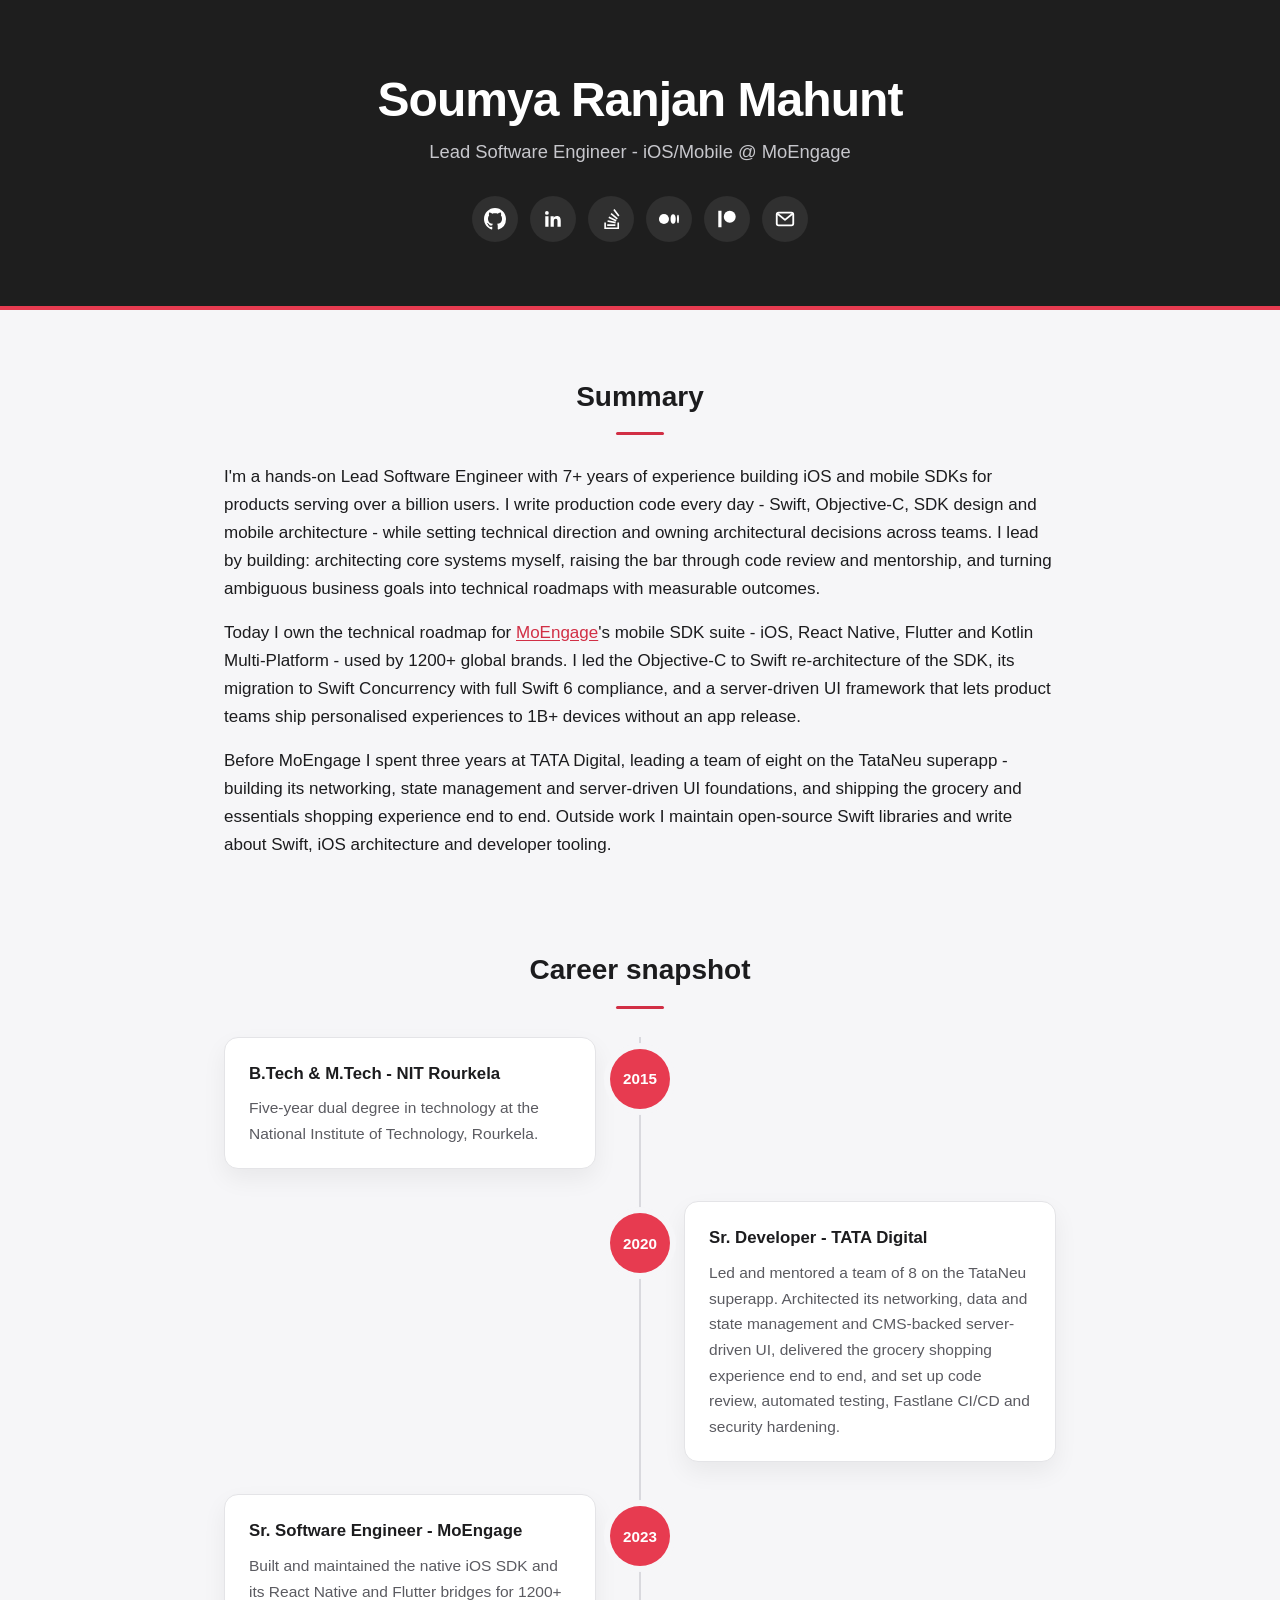
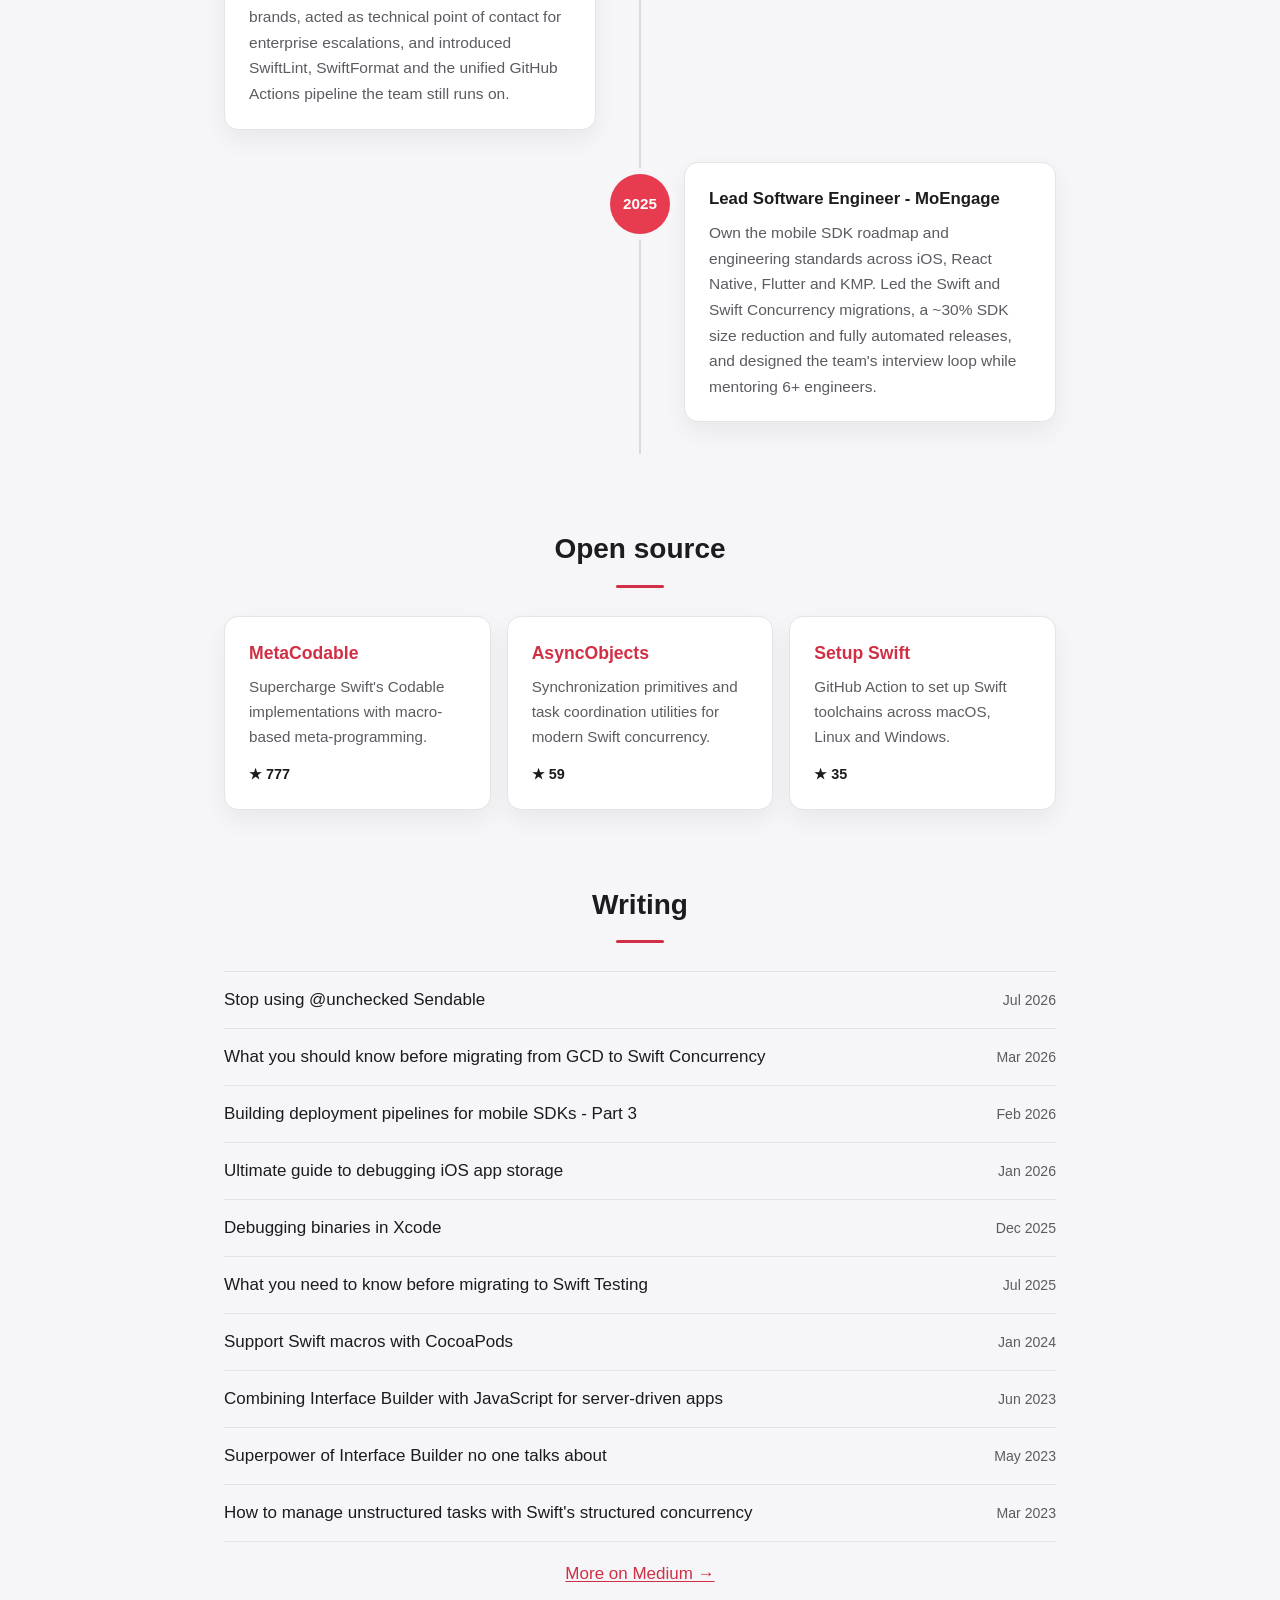
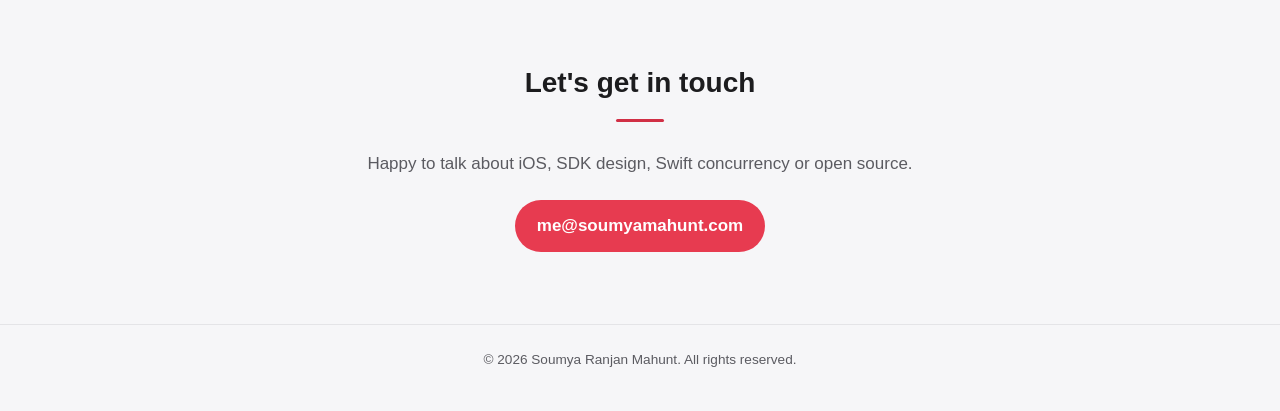
<file: index.html>
<!DOCTYPE html>
<html lang="en">

<head>
  <meta charset="utf-8">
  <meta name="viewport" content="width=device-width, initial-scale=1">
  <title>Soumya Ranjan Mahunt</title>
  <meta name="description" content="Lead Software Engineer - iOS/Mobile at MoEngage. Swift, SDK design and mobile architecture for products serving 1B+ users.">
  <meta property="og:type" content="profile">
  <meta property="og:title" content="Soumya Ranjan Mahunt - Lead Software Engineer, iOS/Mobile">
  <meta property="og:description" content="Swift, SDK design and mobile architecture for products serving 1B+ users.">
  <meta name="color-scheme" content="light dark">
  <link rel="icon" href="data:image/svg+xml,%3Csvg xmlns='http://www.w3.org/2000/svg' viewBox='0 0 32 32'%3E%3Crect width='32' height='32' rx='7' fill='%23e73b50'/%3E%3Ctext x='16' y='22' font-family='system-ui,sans-serif' font-size='15' font-weight='700' fill='white' text-anchor='middle'%3ESM%3C/text%3E%3C/svg%3E">
  <link rel="stylesheet" href="styles.css">
</head>

<body>
  <header class="hero">
    <h1>Soumya Ranjan Mahunt</h1>
    <p class="role">Lead Software Engineer - iOS/Mobile @ MoEngage</p>
    <nav class="social" aria-label="Profiles">
      <a href="https://github.com/soumyamahunt" aria-label="GitHub" rel="noopener noreferrer">
        <svg viewBox="0 0 16 16" aria-hidden="true"><path fill="currentColor" d="M8 0C3.58 0 0 3.58 0 8c0 3.54 2.29 6.53 5.47 7.59.4.07.55-.17.55-.38 0-.19-.01-.82-.01-1.49-2.01.37-2.53-.49-2.69-.94-.09-.23-.48-.94-.82-1.13-.28-.15-.68-.52-.01-.53.63-.01 1.08.58 1.23.82.72 1.21 1.87.87 2.33.66.07-.52.28-.87.51-1.07-1.78-.2-3.64-.89-3.64-3.95 0-.87.31-1.59.82-2.15-.08-.2-.36-1.02.08-2.12 0 0 .67-.21 2.2.82.64-.18 1.32-.27 2-.27.68 0 1.36.09 2 .27 1.53-1.04 2.2-.82 2.2-.82.44 1.1.16 1.92.08 2.12.51.56.82 1.27.82 2.15 0 3.07-1.87 3.75-3.65 3.95.29.25.54.73.54 1.48 0 1.07-.01 1.93-.01 2.2 0 .21.15.46.55.38A8.013 8.013 0 0016 8c0-4.42-3.58-8-8-8z"/></svg>
      </a>
      <a href="https://www.linkedin.com/in/soumya-ranjan-mahunt-2a4ab2148/" aria-label="LinkedIn" rel="noopener noreferrer">
        <svg viewBox="0 0 24 24" aria-hidden="true"><path fill="currentColor" d="M20.45 20.45h-3.56v-5.57c0-1.33-.02-3.04-1.85-3.04-1.85 0-2.14 1.45-2.14 2.94v5.67H9.35V9h3.41v1.56h.05c.48-.9 1.64-1.85 3.37-1.85 3.6 0 4.27 2.37 4.27 5.46v6.28zM5.34 7.43a2.06 2.06 0 110-4.13 2.06 2.06 0 010 4.13zM7.12 20.45H3.56V9h3.56v11.45z"/></svg>
      </a>
      <a href="https://stackoverflow.com/users/13225760/soumya-mahunt" aria-label="Stack Overflow" rel="noopener noreferrer">
        <svg viewBox="0 0 24 24" aria-hidden="true"><path fill="currentColor" d="M18.99 21.3v-5.36h1.78V23H4.7v-7.06h1.78v5.36h12.51zM8.08 15.04l8.75 1.83.37-1.76-8.75-1.83-.37 1.76zm1.15-4.19l8.1 3.78.75-1.62-8.1-3.78-.75 1.62zm2.25-3.97l6.87 5.71 1.14-1.37-6.87-5.71-1.14 1.37zM15.91 1l-1.44 1.07 5.33 7.17 1.44-1.07L15.91 1zM7.87 19.5h8.93v-1.8H7.87v1.8z"/></svg>
      </a>
      <a href="https://soumyamahunt.medium.com/" aria-label="Medium" rel="noopener noreferrer">
        <svg viewBox="0 0 24 24" aria-hidden="true"><circle cx="6.5" cy="12" r="5.5" fill="currentColor"/><ellipse cx="16.5" cy="12" rx="2.8" ry="5.2" fill="currentColor"/><ellipse cx="21.8" cy="12" rx="1.1" ry="4.6" fill="currentColor"/></svg>
      </a>
      <a href="https://www.patreon.com/SoumyaMahunt" aria-label="Patreon" rel="noopener noreferrer">
        <svg viewBox="0 0 24 24" aria-hidden="true"><circle cx="15" cy="9.5" r="6.5" fill="currentColor"/><rect x="2.5" y="3" width="3.5" height="18" fill="currentColor"/></svg>
      </a>
      <a href="mailto:me@soumyamahunt.com" aria-label="Email">
        <svg viewBox="0 0 24 24" aria-hidden="true"><rect x="3" y="5" width="18" height="14" rx="2" fill="none" stroke="currentColor" stroke-width="2"/><path d="M3.5 6l8.5 7 8.5-7" fill="none" stroke="currentColor" stroke-width="2" stroke-linejoin="round"/></svg>
      </a>
    </nav>
  </header>

  <main>
    <section id="summary">
      <h2>Summary</h2>
      <p>
        I'm a hands-on Lead Software Engineer with 7+ years of experience building iOS and mobile SDKs for products serving
        over a billion users. I write production code every day - Swift, Objective-C, SDK design and mobile architecture -
        while setting technical direction and owning architectural decisions across teams. I lead by building: architecting
        core systems myself, raising the bar through code review and mentorship, and turning ambiguous business goals into
        technical roadmaps with measurable outcomes.
      </p>
      <p>
        Today I own the technical roadmap for <a href="https://www.moengage.com/" rel="noopener noreferrer">MoEngage</a>'s
        mobile SDK suite - iOS, React Native, Flutter and Kotlin Multi-Platform - used by 1200+ global brands. I led the
        Objective-C to Swift re-architecture of the SDK, its migration to Swift Concurrency with full Swift 6 compliance,
        and a server-driven UI framework that lets product teams ship personalised experiences to 1B+ devices without an
        app release.
      </p>
      <p>
        Before MoEngage I spent three years at TATA Digital, leading a team of eight on the TataNeu superapp - building its
        networking, state management and server-driven UI foundations, and shipping the grocery and essentials shopping
        experience end to end. Outside work I maintain open-source Swift libraries and write about Swift, iOS architecture
        and developer tooling.
      </p>
    </section>

    <section id="career">
      <h2>Career snapshot</h2>
      <ol class="timeline">
        <li>
          <span class="year">2015</span>
          <div class="card">
            <h3>B.Tech &amp; M.Tech - NIT Rourkela</h3>
            <p>Five-year dual degree in technology at the National Institute of Technology, Rourkela.</p>
          </div>
        </li>
        <li>
          <span class="year">2020</span>
          <div class="card">
            <h3>Sr. Developer - TATA Digital</h3>
            <p>
              Led and mentored a team of 8 on the TataNeu superapp. Architected its networking, data and state management
              and CMS-backed server-driven UI, delivered the grocery shopping experience end to end, and set up code review,
              automated testing, Fastlane CI/CD and security hardening.
            </p>
          </div>
        </li>
        <li>
          <span class="year">2023</span>
          <div class="card">
            <h3>Sr. Software Engineer - MoEngage</h3>
            <p>
              Built and maintained the native iOS SDK and its React Native and Flutter bridges for 1200+ brands, acted as
              technical point of contact for enterprise escalations, and introduced SwiftLint, SwiftFormat and the unified
              GitHub Actions pipeline the team still runs on.
            </p>
          </div>
        </li>
        <li>
          <span class="year">2025</span>
          <div class="card">
            <h3>Lead Software Engineer - MoEngage</h3>
            <p>
              Own the mobile SDK roadmap and engineering standards across iOS, React Native, Flutter and KMP. Led the Swift
              and Swift Concurrency migrations, a ~30% SDK size reduction and fully automated releases, and designed the
              team's interview loop while mentoring 6+ engineers.
            </p>
          </div>
        </li>
      </ol>
    </section>

    <section id="open-source">
      <h2>Open source</h2>
      <div class="projects">
        <a class="project" href="https://github.com/SwiftyLab/MetaCodable" rel="noopener noreferrer">
          <h3>MetaCodable</h3>
          <p>Supercharge Swift's Codable implementations with macro-based meta-programming.</p>
          <span class="stars" data-repo="SwiftyLab/MetaCodable">★ 777</span>
        </a>
        <a class="project" href="https://github.com/SwiftyLab/AsyncObjects" rel="noopener noreferrer">
          <h3>AsyncObjects</h3>
          <p>Synchronization primitives and task coordination utilities for modern Swift concurrency.</p>
          <span class="stars" data-repo="SwiftyLab/AsyncObjects">★ 59</span>
        </a>
        <a class="project" href="https://github.com/SwiftyLab/setup-swift" rel="noopener noreferrer">
          <h3>Setup Swift</h3>
          <p>GitHub Action to set up Swift toolchains across macOS, Linux and Windows.</p>
          <span class="stars" data-repo="SwiftyLab/setup-swift">★ 35</span>
        </a>
      </div>
    </section>

    <section id="writing">
      <h2>Writing</h2>
      <ul class="posts">
        <li><a href="https://soumyamahunt.medium.com/stop-using-unchecked-sendable-2e00bd6cb122" rel="noopener noreferrer">Stop using @unchecked Sendable</a><time datetime="2026-07">Jul 2026</time></li>
        <li><a href="https://soumyamahunt.medium.com/what-you-should-know-before-migrating-from-gcd-to-swift-concurrency-74d4d9b2c4e1" rel="noopener noreferrer">What you should know before migrating from GCD to Swift Concurrency</a><time datetime="2026-03">Mar 2026</time></li>
        <li><a href="https://medium.com/life-at-moengage/building-deployment-pipelines-for-mobile-sdks-part-3-3d4da6b915b4" rel="noopener noreferrer">Building deployment pipelines for mobile SDKs - Part 3</a><time datetime="2026-02">Feb 2026</time></li>
        <li><a href="https://soumyamahunt.medium.com/ultimate-guide-to-debugging-ios-app-storage-159b0c798f82" rel="noopener noreferrer">Ultimate guide to debugging iOS app storage</a><time datetime="2026-01">Jan 2026</time></li>
        <li><a href="https://soumyamahunt.medium.com/debugging-binaries-in-xcode-c40625a2ed5b" rel="noopener noreferrer">Debugging binaries in Xcode</a><time datetime="2025-12">Dec 2025</time></li>
        <li><a href="https://soumyamahunt.medium.com/what-you-need-to-know-before-migrating-to-swift-testing-b9c1d749ebd5" rel="noopener noreferrer">What you need to know before migrating to Swift Testing</a><time datetime="2025-07">Jul 2025</time></li>
        <li><a href="https://soumyamahunt.medium.com/support-swift-macros-with-cocoapods-3911f9317042" rel="noopener noreferrer">Support Swift macros with CocoaPods</a><time datetime="2024-01">Jan 2024</time></li>
        <li><a href="https://medium.com/better-programming/combining-interface-builder-with-javascript-for-server-driven-apps-c1f907c1294" rel="noopener noreferrer">Combining Interface Builder with JavaScript for server-driven apps</a><time datetime="2023-06">Jun 2023</time></li>
        <li><a href="https://itnext.io/superpower-of-interface-builder-no-one-talks-about-430c5ffcc6e1" rel="noopener noreferrer">Superpower of Interface Builder no one talks about</a><time datetime="2023-05">May 2023</time></li>
        <li><a href="https://itnext.io/how-to-manage-unstructured-tasks-with-swifts-structured-concurrency-6cc4329b4d13" rel="noopener noreferrer">How to manage unstructured tasks with Swift's structured concurrency</a><time datetime="2023-03">Mar 2023</time></li>
      </ul>
      <p class="more"><a href="https://soumyamahunt.medium.com/" rel="noopener noreferrer">More on Medium →</a></p>
    </section>

    <section id="contact">
      <h2>Let's get in touch</h2>
      <p>Happy to talk about iOS, SDK design, Swift concurrency or open source.</p>
      <a class="button" href="mailto:me@soumyamahunt.com">me@soumyamahunt.com</a>
    </section>
  </main>

  <footer>© 2026 Soumya Ranjan Mahunt. All rights reserved.</footer>

  <script>
    // Refresh star counts from GitHub; the static values remain if this fails.
    document.querySelectorAll('.stars[data-repo]').forEach(function (el) {
      fetch('https://api.github.com/repos/' + el.dataset.repo)
        .then(function (r) { return r.ok ? r.json() : null; })
        .then(function (d) { if (d && typeof d.stargazers_count === 'number') el.textContent = '★ ' + d.stargazers_count; })
        .catch(function () {});
    });
  </script>
</body>

</html>
</file>
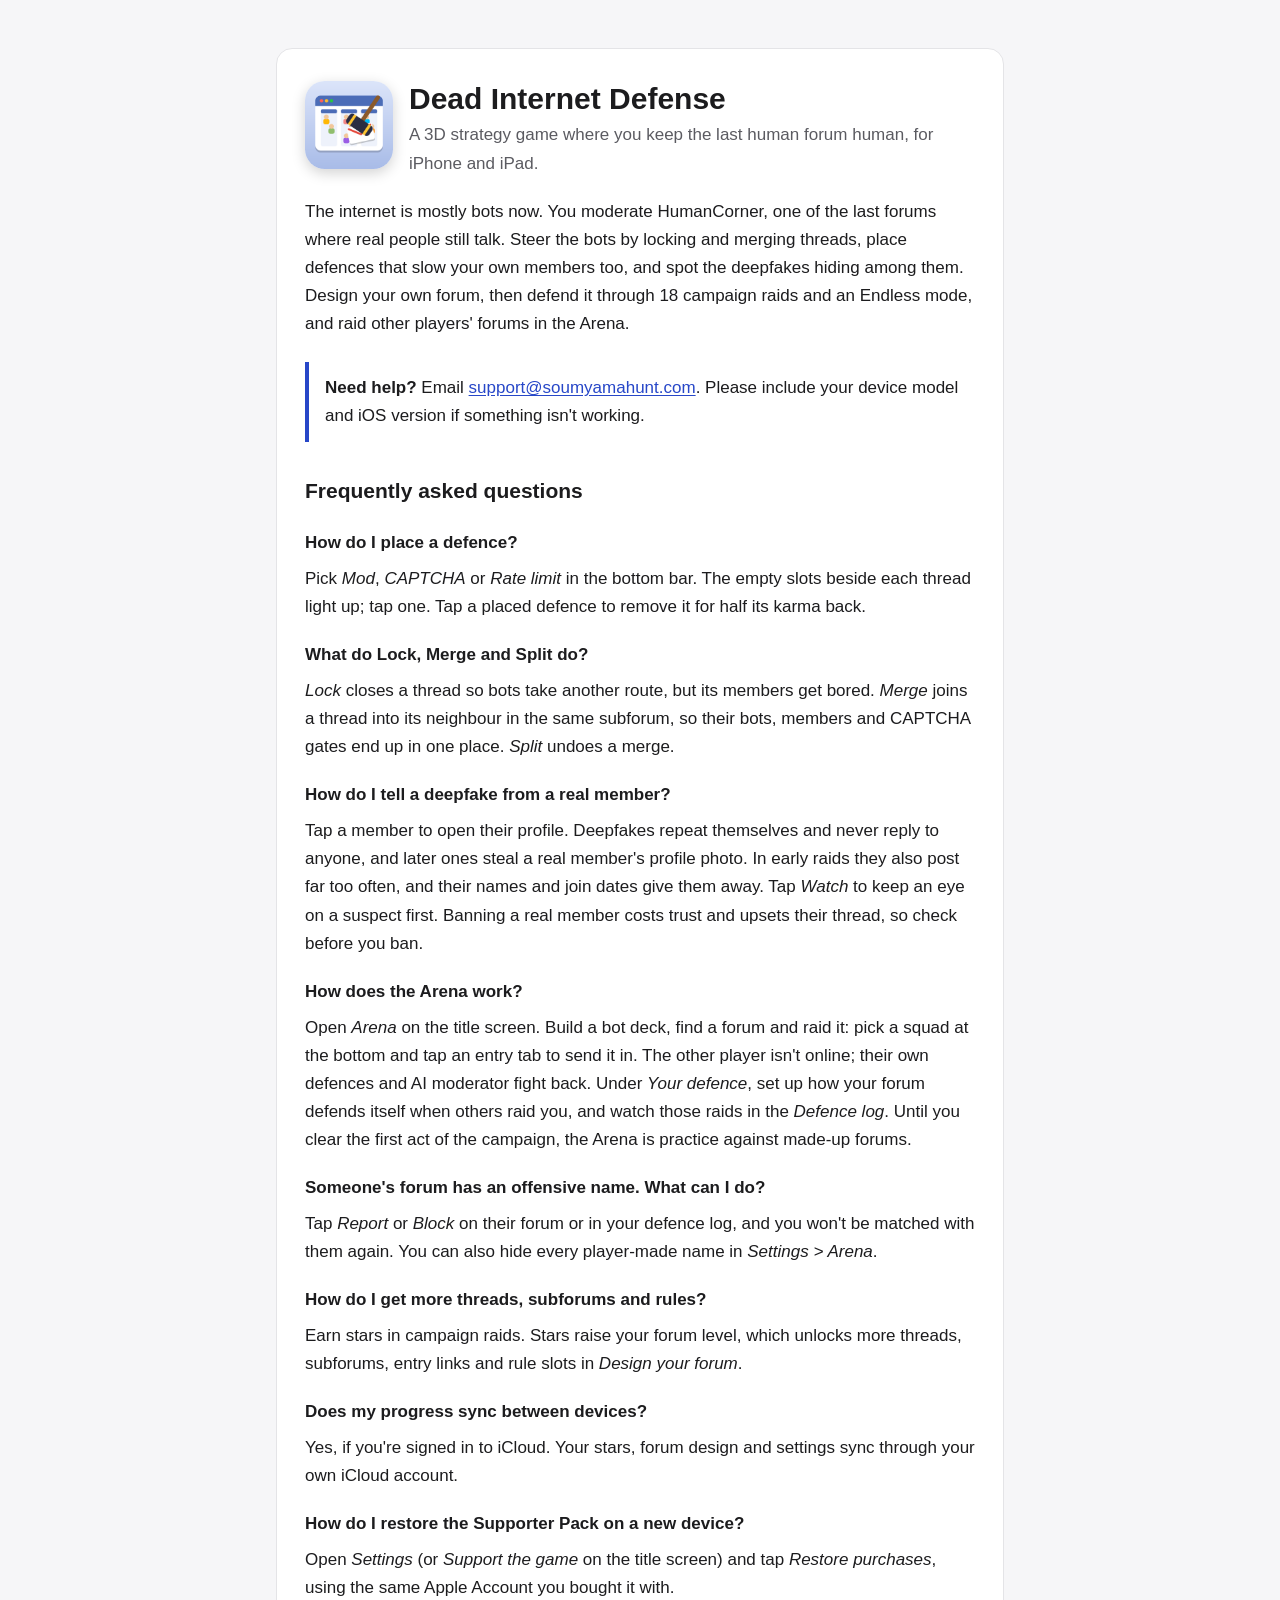
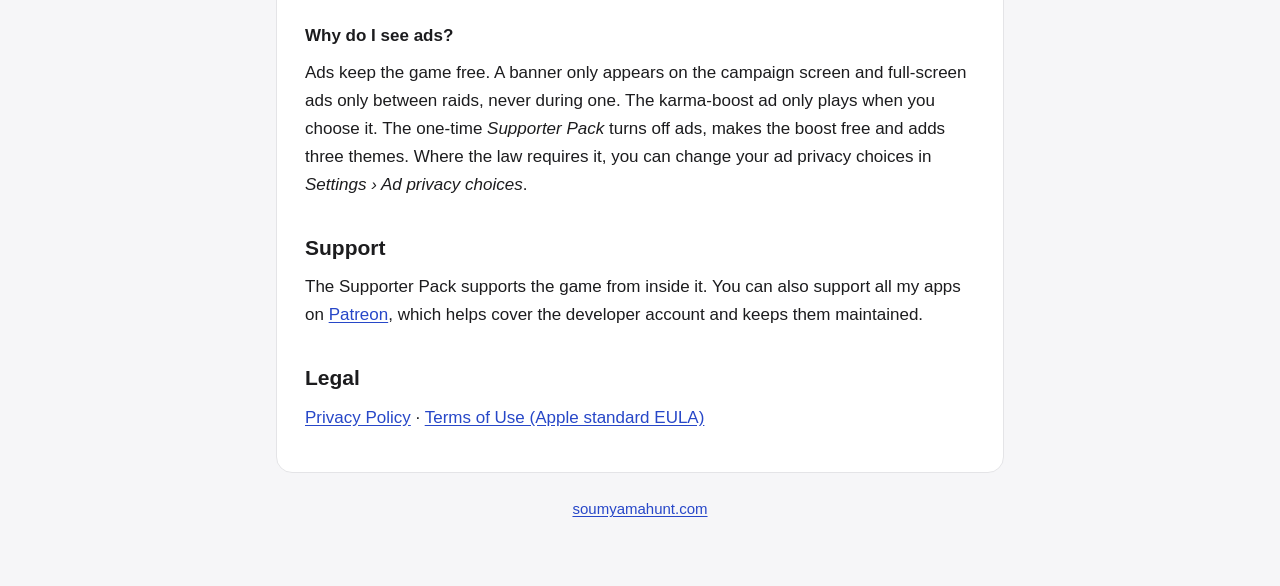
<file: dead-internet-defense/index.html>
<!DOCTYPE html>
<html lang="en">

<head>
  <meta charset="utf-8">
  <meta name="viewport" content="width=device-width, initial-scale=1">
  <title>Dead Internet Defense - Support</title>
  <meta name="description" content="Help and support for Dead Internet Defense, the 3D strategy game where you moderate the last human forum against waves of bots, for iPhone and iPad.">
  <meta name="color-scheme" content="light dark">
  <link rel="canonical" href="https://soumyamahunt.com/dead-internet-defense/">
  <link rel="icon" type="image/png" href="icon.png">
  <link rel="apple-touch-icon" href="icon.png">
  <style>
    :root {
      --bg: #f6f6f8;
      --surface: #ffffff;
      --text: #1c1c1e;
      --muted: #5b5b61;
      --border: #e4e4e7;
      --accent: #2747c8;
    }

    @media (prefers-color-scheme: dark) {
      :root {
        --bg: #111113;
        --surface: #1b1b1f;
        --text: #ececef;
        --muted: #a1a1a8;
        --border: #2c2c31;
        --accent: #8fa8ff;
      }
    }

    * { box-sizing: border-box; }

    body {
      margin: 0;
      background: var(--bg);
      color: var(--text);
      font: 17px/1.65 -apple-system, BlinkMacSystemFont, "Segoe UI", Roboto, "Helvetica Neue", Arial, sans-serif;
    }

    main { max-width: 760px; margin: 0 auto; padding: 48px 16px 64px; }

    article {
      background: var(--surface);
      border: 1px solid var(--border);
      border-radius: 16px;
      padding: 32px 28px;
    }

    .app { display: flex; align-items: center; gap: 16px; margin: 0 0 20px; }
    .app img { width: 88px; height: 88px; flex: none; border-radius: 22.5%; box-shadow: 0 4px 14px rgba(0, 0, 0, 0.18); }
    h1 { font-size: 30px; line-height: 1.2; margin: 0 0 4px; }
    h2 { font-size: 21px; margin: 32px 0 8px; }
    h3 { font-size: 17px; margin: 20px 0 4px; }
    p, li { margin: 8px 0; }
    a { color: var(--accent); text-underline-offset: 2px; }
    .meta { color: var(--muted); margin: 0; }
    .contact {
      border-left: 4px solid var(--accent);
      padding: 4px 16px;
      margin: 24px 0;
    }
    footer { color: var(--muted); text-align: center; font-size: 15px; margin-top: 24px; }

    @media (max-width: 520px) {
      article { padding: 24px 18px; }
      h1 { font-size: 26px; }
      .app img { width: 68px; height: 68px; }
    }
  </style>
</head>

<body>
  <main>
    <article>
      <header class="app">
        <picture>
          <source srcset="icon-dark.png" media="(prefers-color-scheme: dark)">
          <img src="icon.png" alt="Dead Internet Defense app icon" width="88" height="88">
        </picture>
        <div>
          <h1>Dead Internet Defense</h1>
          <p class="meta">A 3D strategy game where you keep the last human forum human, for iPhone and iPad.</p>
        </div>
      </header>

      <p>The internet is mostly bots now. You moderate HumanCorner, one of the last forums where real people still
        talk. Steer the bots by locking and merging threads, place defences that slow your own members too, and spot
        the deepfakes hiding among them. Design your own forum, then defend it through 18 campaign raids and an
        Endless mode, and raid other players' forums in the Arena.</p>

      <div class="contact">
        <p><strong>Need help?</strong> Email <a href="mailto:support@soumyamahunt.com">support@soumyamahunt.com</a>.
          Please include your device model and iOS version if something isn't working.</p>
      </div>

      <h2>Frequently asked questions</h2>

      <h3>How do I place a defence?</h3>
      <p>Pick <em>Mod</em>, <em>CAPTCHA</em> or <em>Rate limit</em> in the bottom bar. The empty slots beside each
        thread light up; tap one. Tap a placed defence to remove it for half its karma back.</p>

      <h3>What do Lock, Merge and Split do?</h3>
      <p><em>Lock</em> closes a thread so bots take another route, but its members get bored. <em>Merge</em> joins a
        thread into its neighbour in the same subforum, so their bots, members and CAPTCHA gates end up in one place.
        <em>Split</em> undoes a merge.</p>

      <h3>How do I tell a deepfake from a real member?</h3>
      <p>Tap a member to open their profile. Deepfakes repeat themselves and never reply to anyone, and later ones
        steal a real member's profile photo. In early raids they also post far too often, and their names and join
        dates give them away. Tap <em>Watch</em> to keep an eye on a suspect first. Banning a real member costs trust and upsets
        their thread, so check before you ban.</p>

      <h3>How does the Arena work?</h3>
      <p>Open <em>Arena</em> on the title screen. Build a bot deck, find a forum and raid it: pick a squad at the
        bottom and tap an entry tab to send it in. The other player isn't online; their own defences and AI moderator
        fight back. Under <em>Your defence</em>, set up how your forum defends itself when others raid you, and watch
        those raids in the <em>Defence log</em>. Until you clear the first act of the campaign, the Arena is practice
        against made-up forums.</p>

      <h3>Someone's forum has an offensive name. What can I do?</h3>
      <p>Tap <em>Report</em> or <em>Block</em> on their forum or in your defence log, and you won't be matched with
        them again. You can also hide every player-made name in <em>Settings &gt; Arena</em>.</p>

      <h3>How do I get more threads, subforums and rules?</h3>
      <p>Earn stars in campaign raids. Stars raise your forum level, which unlocks more threads, subforums, entry
        links and rule slots in <em>Design your forum</em>.</p>

      <h3>Does my progress sync between devices?</h3>
      <p>Yes, if you're signed in to iCloud. Your stars, forum design and settings sync through your own iCloud
        account.</p>

      <h3>How do I restore the Supporter Pack on a new device?</h3>
      <p>Open <em>Settings</em> (or <em>Support the game</em> on the title screen) and tap <em>Restore
        purchases</em>, using the same Apple Account you bought it with.</p>

      <h3>Why do I see ads?</h3>
      <p>Ads keep the game free. A banner only appears on the campaign screen and full-screen ads only between raids,
        never during one. The karma-boost ad only plays when you choose it. The one-time <em>Supporter Pack</em>
        turns off ads, makes the boost free and adds three themes. Where the law requires it, you can change your ad
        privacy choices in <em>Settings › Ad privacy choices</em>.</p>

      <h2>Support</h2>
      <p>The Supporter Pack supports the game from inside it. You can also support all my apps on
        <a href="https://www.patreon.com/SoumyaMahunt" rel="noopener noreferrer">Patreon</a>, which helps cover the developer
        account and keeps them maintained.</p>

      <h2>Legal</h2>
      <p><a href="privacy/">Privacy Policy</a> · <a href="https://www.apple.com/legal/internet-services/itunes/dev/stdeula/" rel="noopener noreferrer">Terms of Use (Apple standard EULA)</a></p>
    </article>
    <footer><a href="/">soumyamahunt.com</a></footer>
  </main>
</body>

</html>
</file>
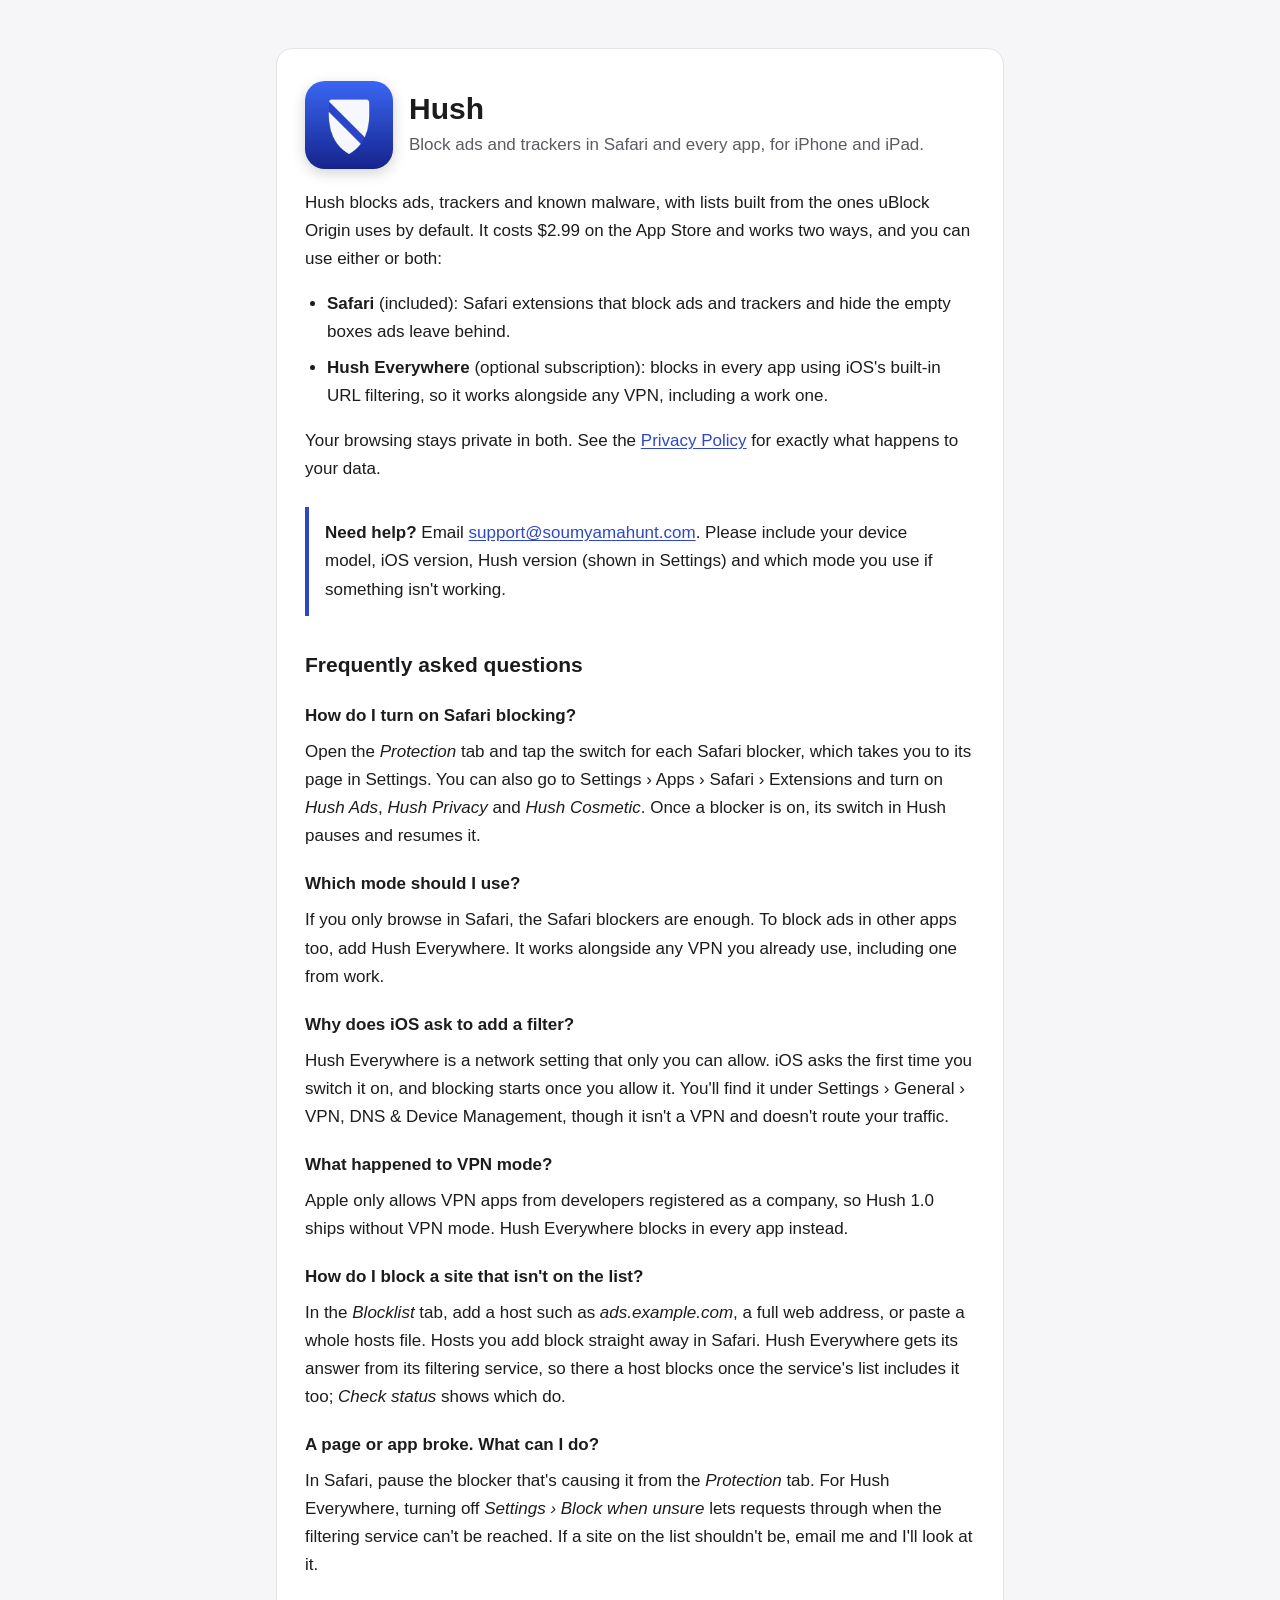
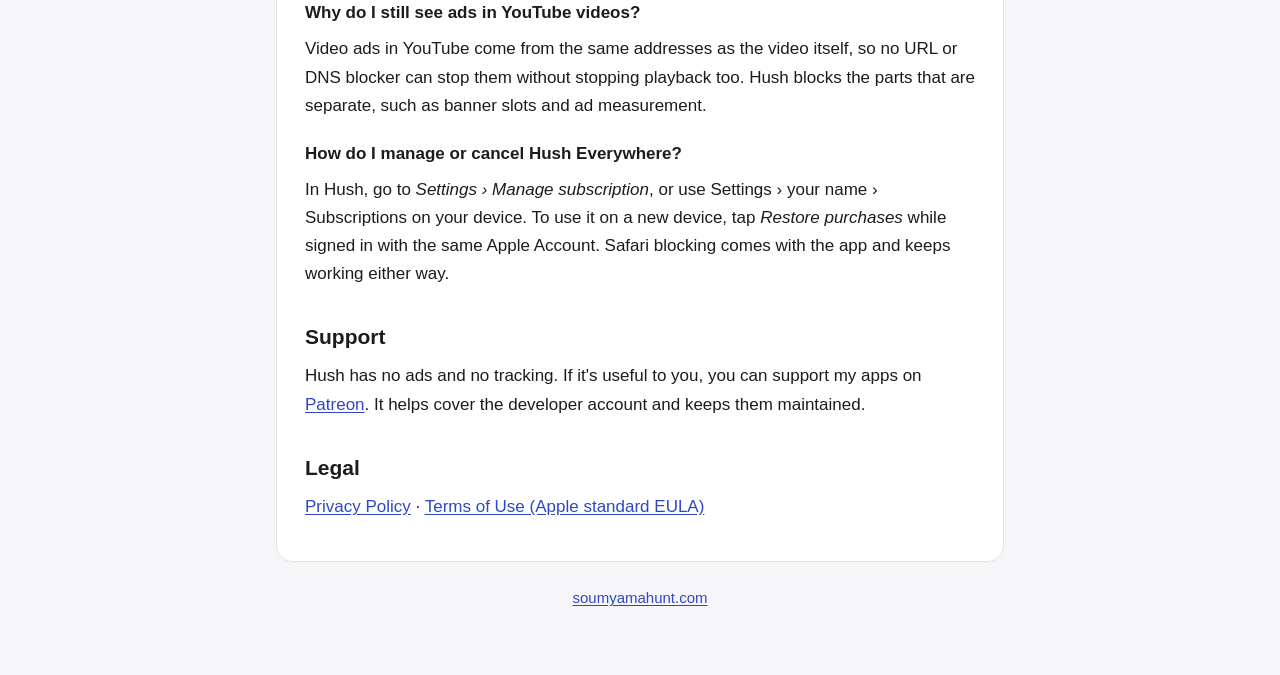
<file: hush/index.html>
<!DOCTYPE html>
<html lang="en">

<head>
  <meta charset="utf-8">
  <meta name="viewport" content="width=device-width, initial-scale=1">
  <title>Hush Support</title>
  <meta name="description" content="Help and support for Hush, the ad and tracker blocker for Safari and every app on iPhone and iPad.">
  <meta name="color-scheme" content="light dark">
  <link rel="canonical" href="https://soumyamahunt.com/hush/">
  <link rel="icon" type="image/png" href="icon.png">
  <link rel="apple-touch-icon" href="icon.png">
  <style>
    :root {
      --bg: #f6f6f8;
      --surface: #ffffff;
      --text: #1c1c1e;
      --muted: #5b5b61;
      --border: #e4e4e7;
      --accent: #2e47c7;
    }

    @media (prefers-color-scheme: dark) {
      :root {
        --bg: #111113;
        --surface: #1b1b1f;
        --text: #ececef;
        --muted: #a1a1a8;
        --border: #2c2c31;
        --accent: #8fa8ff;
      }
    }

    * { box-sizing: border-box; }

    body {
      margin: 0;
      background: var(--bg);
      color: var(--text);
      font: 17px/1.65 -apple-system, BlinkMacSystemFont, "Segoe UI", Roboto, "Helvetica Neue", Arial, sans-serif;
    }

    main { max-width: 760px; margin: 0 auto; padding: 48px 16px 64px; }

    article {
      background: var(--surface);
      border: 1px solid var(--border);
      border-radius: 16px;
      padding: 32px 28px;
    }

    .app { display: flex; align-items: center; gap: 16px; margin: 0 0 20px; }
    .app img { width: 88px; height: 88px; flex: none; border-radius: 22.5%; box-shadow: 0 4px 14px rgba(0, 0, 0, 0.18); }
    h1 { font-size: 30px; line-height: 1.2; margin: 0 0 4px; }
    h2 { font-size: 21px; margin: 32px 0 8px; }
    h3 { font-size: 17px; margin: 20px 0 4px; }
    p, li { margin: 8px 0; }
    ul { padding-left: 22px; }
    a { color: var(--accent); text-underline-offset: 2px; }
    .meta { color: var(--muted); margin: 0; }
    .contact {
      border-left: 4px solid var(--accent);
      padding: 4px 16px;
      margin: 24px 0;
    }
    footer { color: var(--muted); text-align: center; font-size: 15px; margin-top: 24px; }

    @media (max-width: 520px) {
      article { padding: 24px 18px; }
      h1 { font-size: 26px; }
      .app img { width: 68px; height: 68px; }
    }
  </style>
</head>

<body>
  <main>
    <article>
      <header class="app">
        <img src="icon.png" alt="Hush app icon" width="88" height="88">
        <div>
          <h1>Hush</h1>
          <p class="meta">Block ads and trackers in Safari and every app, for iPhone and iPad.</p>
        </div>
      </header>

      <p>Hush blocks ads, trackers and known malware, with lists built from the ones uBlock Origin uses by default. It costs
        $2.99 on the App Store and works two ways, and you can use either or both:</p>
      <ul>
        <li><strong>Safari</strong> (included): Safari extensions that block ads and trackers and hide the empty boxes
          ads leave behind.</li>
        <li><strong>Hush Everywhere</strong> (optional subscription): blocks in every app using iOS's built-in URL
          filtering, so it works alongside any VPN, including a work one.</li>
      </ul>
      <p>Your browsing stays private in both. See the <a href="privacy/">Privacy Policy</a> for exactly what
        happens to your data.</p>

      <div class="contact">
        <p><strong>Need help?</strong> Email <a href="mailto:support@soumyamahunt.com">support@soumyamahunt.com</a>.
          Please include your device model, iOS version, Hush version (shown in Settings) and which mode you use if
          something isn't working.</p>
      </div>

      <h2>Frequently asked questions</h2>

      <h3>How do I turn on Safari blocking?</h3>
      <p>Open the <em>Protection</em> tab and tap the switch for each Safari blocker, which takes you to its page
        in Settings. You can also go to Settings › Apps › Safari › Extensions and turn on <em>Hush Ads</em>,
        <em>Hush Privacy</em> and <em>Hush Cosmetic</em>. Once a blocker is on, its switch in Hush pauses and
        resumes it.</p>

      <h3>Which mode should I use?</h3>
      <p>If you only browse in Safari, the Safari blockers are enough. To block ads in other apps too, add Hush
        Everywhere. It works alongside any VPN you already use, including one from work.</p>

      <h3>Why does iOS ask to add a filter?</h3>
      <p>Hush Everywhere is a network setting that only you can allow. iOS asks the first time you switch it on,
        and blocking starts once you allow it. You'll find it under Settings › General › VPN, DNS &amp; Device
        Management, though it isn't a VPN and doesn't route your traffic.</p>

      <h3>What happened to VPN mode?</h3>
      <p>Apple only allows VPN apps from developers registered as a company, so Hush 1.0 ships without VPN mode.
        Hush Everywhere blocks in every app instead.</p>

      <h3>How do I block a site that isn't on the list?</h3>
      <p>In the <em>Blocklist</em> tab, add a host such as <em>ads.example.com</em>, a full web address, or paste a
        whole hosts file. Hosts you add block straight away in Safari. Hush Everywhere gets its answer
        from its filtering service, so there a host blocks once the service's list includes it too; <em>Check
        status</em> shows which do.</p>

      <h3>A page or app broke. What can I do?</h3>
      <p>In Safari, pause the blocker that's causing it from the <em>Protection</em> tab. For Hush Everywhere,
        turning off <em>Settings › Block when unsure</em> lets requests through when the filtering service can't be
        reached. If a site on the list shouldn't be, email me and I'll look at it.</p>

      <h3>Why do I still see ads in YouTube videos?</h3>
      <p>Video ads in YouTube come from the same addresses as the video itself, so no URL or DNS blocker can stop
        them without stopping playback too. Hush blocks the parts that are separate, such as banner slots and ad
        measurement.</p>

      <h3>How do I manage or cancel Hush Everywhere?</h3>
      <p>In Hush, go to <em>Settings › Manage subscription</em>, or use Settings › your name › Subscriptions on your
        device. To use it on a new device, tap <em>Restore purchases</em> while signed in with the same Apple
        Account. Safari blocking comes with the app and keeps working either way.</p>

      <h2>Support</h2>
      <p>Hush has no ads and no tracking. If it's useful to you, you can support my apps on
        <a href="https://www.patreon.com/SoumyaMahunt" rel="noopener noreferrer">Patreon</a>. It helps cover the
        developer account and keeps them maintained.</p>

      <h2>Legal</h2>
      <p><a href="privacy/">Privacy Policy</a> · <a href="https://www.apple.com/legal/internet-services/itunes/dev/stdeula/" rel="noopener noreferrer">Terms of Use (Apple standard EULA)</a></p>
    </article>
    <footer><a href="/">soumyamahunt.com</a></footer>
  </main>
</body>

</html>
</file>
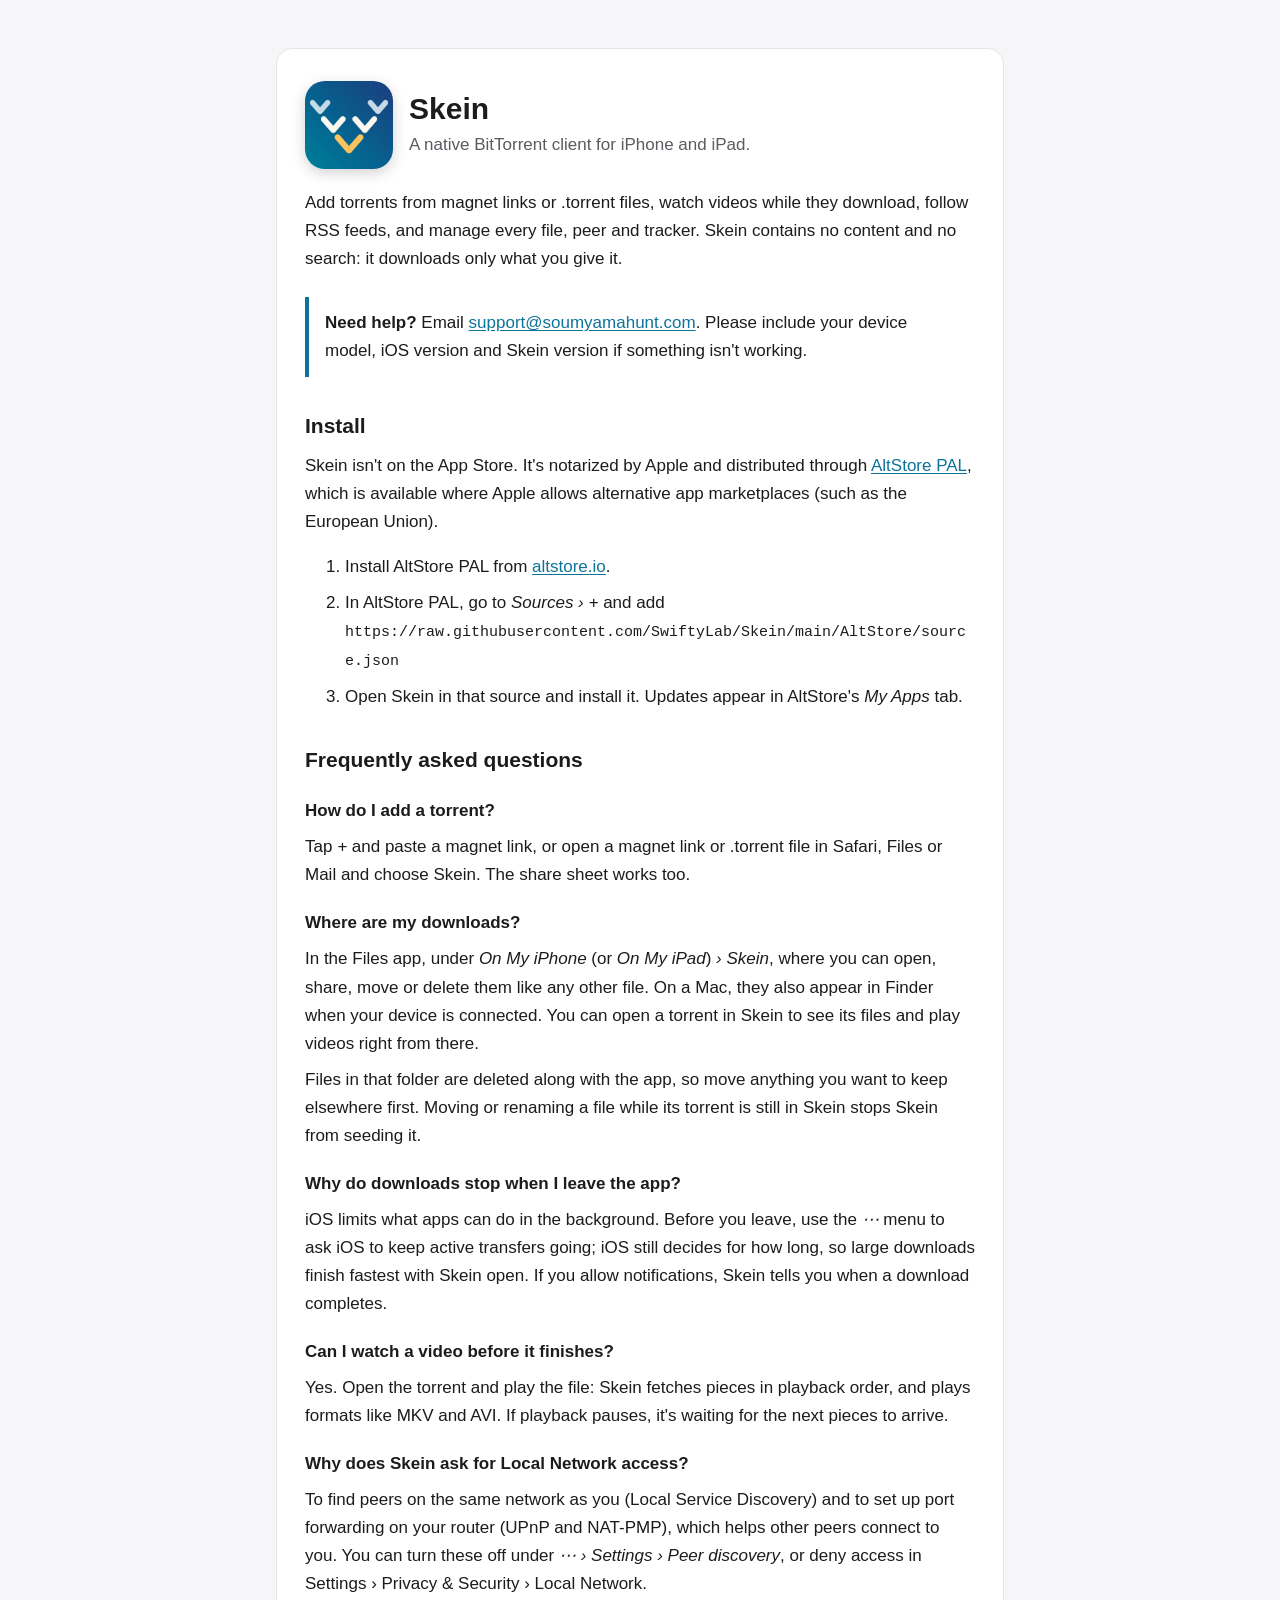
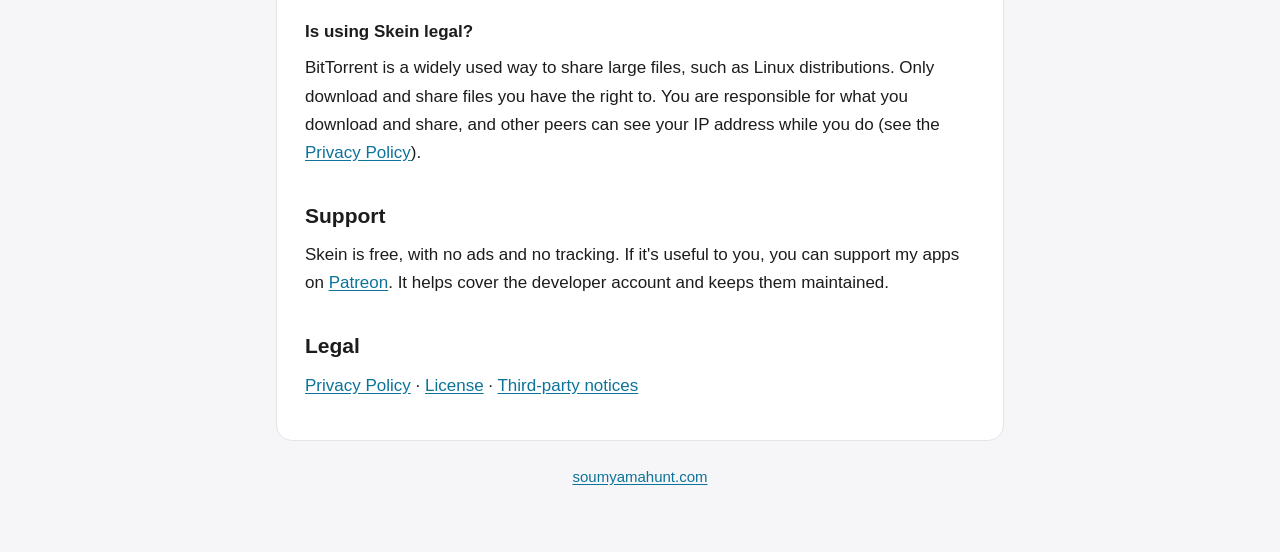
<file: skein/index.html>
<!DOCTYPE html>
<html lang="en">

<head>
  <meta charset="utf-8">
  <meta name="viewport" content="width=device-width, initial-scale=1">
  <title>Skein - Support</title>
  <meta name="description" content="Help and support for Skein, a native BitTorrent client for iPhone and iPad.">
  <meta name="color-scheme" content="light dark">
  <link rel="canonical" href="https://soumyamahunt.com/skein/">
  <link rel="icon" type="image/png" href="icon.png">
  <link rel="apple-touch-icon" href="icon.png">
  <style>
    :root {
      --bg: #f6f6f8;
      --surface: #ffffff;
      --text: #1c1c1e;
      --muted: #5b5b61;
      --border: #e4e4e7;
      --accent: #0c7399;
    }

    @media (prefers-color-scheme: dark) {
      :root {
        --bg: #111113;
        --surface: #1b1b1f;
        --text: #ececef;
        --muted: #a1a1a8;
        --border: #2c2c31;
        --accent: #5ac7e6;
      }
    }

    * { box-sizing: border-box; }

    body {
      margin: 0;
      background: var(--bg);
      color: var(--text);
      font: 17px/1.65 -apple-system, BlinkMacSystemFont, "Segoe UI", Roboto, "Helvetica Neue", Arial, sans-serif;
    }

    main { max-width: 760px; margin: 0 auto; padding: 48px 16px 64px; }

    article {
      background: var(--surface);
      border: 1px solid var(--border);
      border-radius: 16px;
      padding: 32px 28px;
    }

    .app { display: flex; align-items: center; gap: 16px; margin: 0 0 20px; }
    .app img { width: 88px; height: 88px; flex: none; border-radius: 22.5%; box-shadow: 0 4px 14px rgba(0, 0, 0, 0.18); }
    h1 { font-size: 30px; line-height: 1.2; margin: 0 0 4px; }
    h2 { font-size: 21px; margin: 32px 0 8px; }
    h3 { font-size: 17px; margin: 20px 0 4px; }
    p, li { margin: 8px 0; }
    a { color: var(--accent); text-underline-offset: 2px; }
    .meta { color: var(--muted); margin: 0; }
    .contact {
      border-left: 4px solid var(--accent);
      padding: 4px 16px;
      margin: 24px 0;
    }
    code { overflow-wrap: anywhere; font-size: 15px; }
    footer { color: var(--muted); text-align: center; font-size: 15px; margin-top: 24px; }

    @media (max-width: 520px) {
      article { padding: 24px 18px; }
      h1 { font-size: 26px; }
      .app img { width: 68px; height: 68px; }
    }
  </style>
</head>

<body>
  <main>
    <article>
      <header class="app">
        <img src="icon.png" alt="Skein app icon" width="88" height="88">
        <div>
          <h1>Skein</h1>
          <p class="meta">A native BitTorrent client for iPhone and iPad.</p>
        </div>
      </header>

      <p>Add torrents from magnet links or .torrent files, watch videos while they download, follow RSS feeds, and
        manage every file, peer and tracker. Skein contains no content and no search: it downloads only what you
        give it.</p>

      <div class="contact">
        <p><strong>Need help?</strong> Email <a href="mailto:support@soumyamahunt.com">support@soumyamahunt.com</a>.
          Please include your device model, iOS version and Skein version if something isn't working.</p>
      </div>

      <h2>Install</h2>
      <p>Skein isn't on the App Store. It's notarized by Apple and distributed through
        <a href="https://altstore.io" rel="noopener noreferrer">AltStore PAL</a>, which is available where Apple
        allows alternative app marketplaces (such as the European Union).</p>
      <ol>
        <li>Install AltStore PAL from <a href="https://altstore.io" rel="noopener noreferrer">altstore.io</a>.</li>
        <li>In AltStore PAL, go to <em>Sources › +</em> and add
          <code>https://raw.githubusercontent.com/SwiftyLab/Skein/main/AltStore/source.json</code></li>
        <li>Open Skein in that source and install it. Updates appear in AltStore's <em>My Apps</em> tab.</li>
      </ol>

      <h2>Frequently asked questions</h2>

      <h3>How do I add a torrent?</h3>
      <p>Tap <em>+</em> and paste a magnet link, or open a magnet link or .torrent file in Safari, Files or Mail and
        choose Skein. The share sheet works too.</p>

      <h3>Where are my downloads?</h3>
      <p>In the Files app, under <em>On My iPhone</em> (or <em>On My iPad</em>) <em>› Skein</em>, where you can open,
        share, move or delete them like any other file. On a Mac, they also appear in Finder when your device is
        connected. You can open a torrent in Skein to see its files and play videos right from there.</p>
      <p>Files in that folder are deleted along with the app, so move anything you want to keep elsewhere first.
        Moving or renaming a file while its torrent is still in Skein stops Skein from seeding it.</p>

      <h3>Why do downloads stop when I leave the app?</h3>
      <p>iOS limits what apps can do in the background. Before you leave, use the <em>⋯</em> menu to ask iOS to keep
        active transfers going; iOS still decides for how long, so large downloads finish fastest with Skein open.
        If you allow notifications, Skein tells you when a download completes.</p>

      <h3>Can I watch a video before it finishes?</h3>
      <p>Yes. Open the torrent and play the file: Skein fetches pieces in playback order, and plays formats like MKV
        and AVI. If playback pauses, it's waiting for the next pieces to arrive.</p>

      <h3>Why does Skein ask for Local Network access?</h3>
      <p>To find peers on the same network as you (Local Service Discovery) and to set up port forwarding on your
        router (UPnP and NAT-PMP), which helps other peers connect to you. You can turn these off under
        <em>⋯ › Settings › Peer discovery</em>, or deny access in Settings › Privacy &amp; Security › Local Network.</p>

      <h3>Is using Skein legal?</h3>
      <p>BitTorrent is a widely used way to share large files, such as Linux distributions. Only download and share
        files you have the right to. You are responsible for what you download and share, and other peers can see your
        IP address while you do (see the <a href="privacy/">Privacy Policy</a>).</p>

      <h2>Support</h2>
      <p>Skein is free, with no ads and no tracking. If it's useful to you, you can support my apps on
        <a href="https://www.patreon.com/SoumyaMahunt" rel="noopener noreferrer">Patreon</a>. It helps cover the developer
        account and keeps them maintained.</p>

      <h2>Legal</h2>
      <p><a href="privacy/">Privacy Policy</a> · <a href="https://github.com/SwiftyLab/Skein/blob/main/LICENSE.md" rel="noopener noreferrer">License</a> · <a href="https://github.com/SwiftyLab/Skein/blob/main/THIRD-PARTY-NOTICES.md" rel="noopener noreferrer">Third-party notices</a></p>
    </article>
    <footer><a href="/">soumyamahunt.com</a></footer>
  </main>
</body>

</html>
</file>
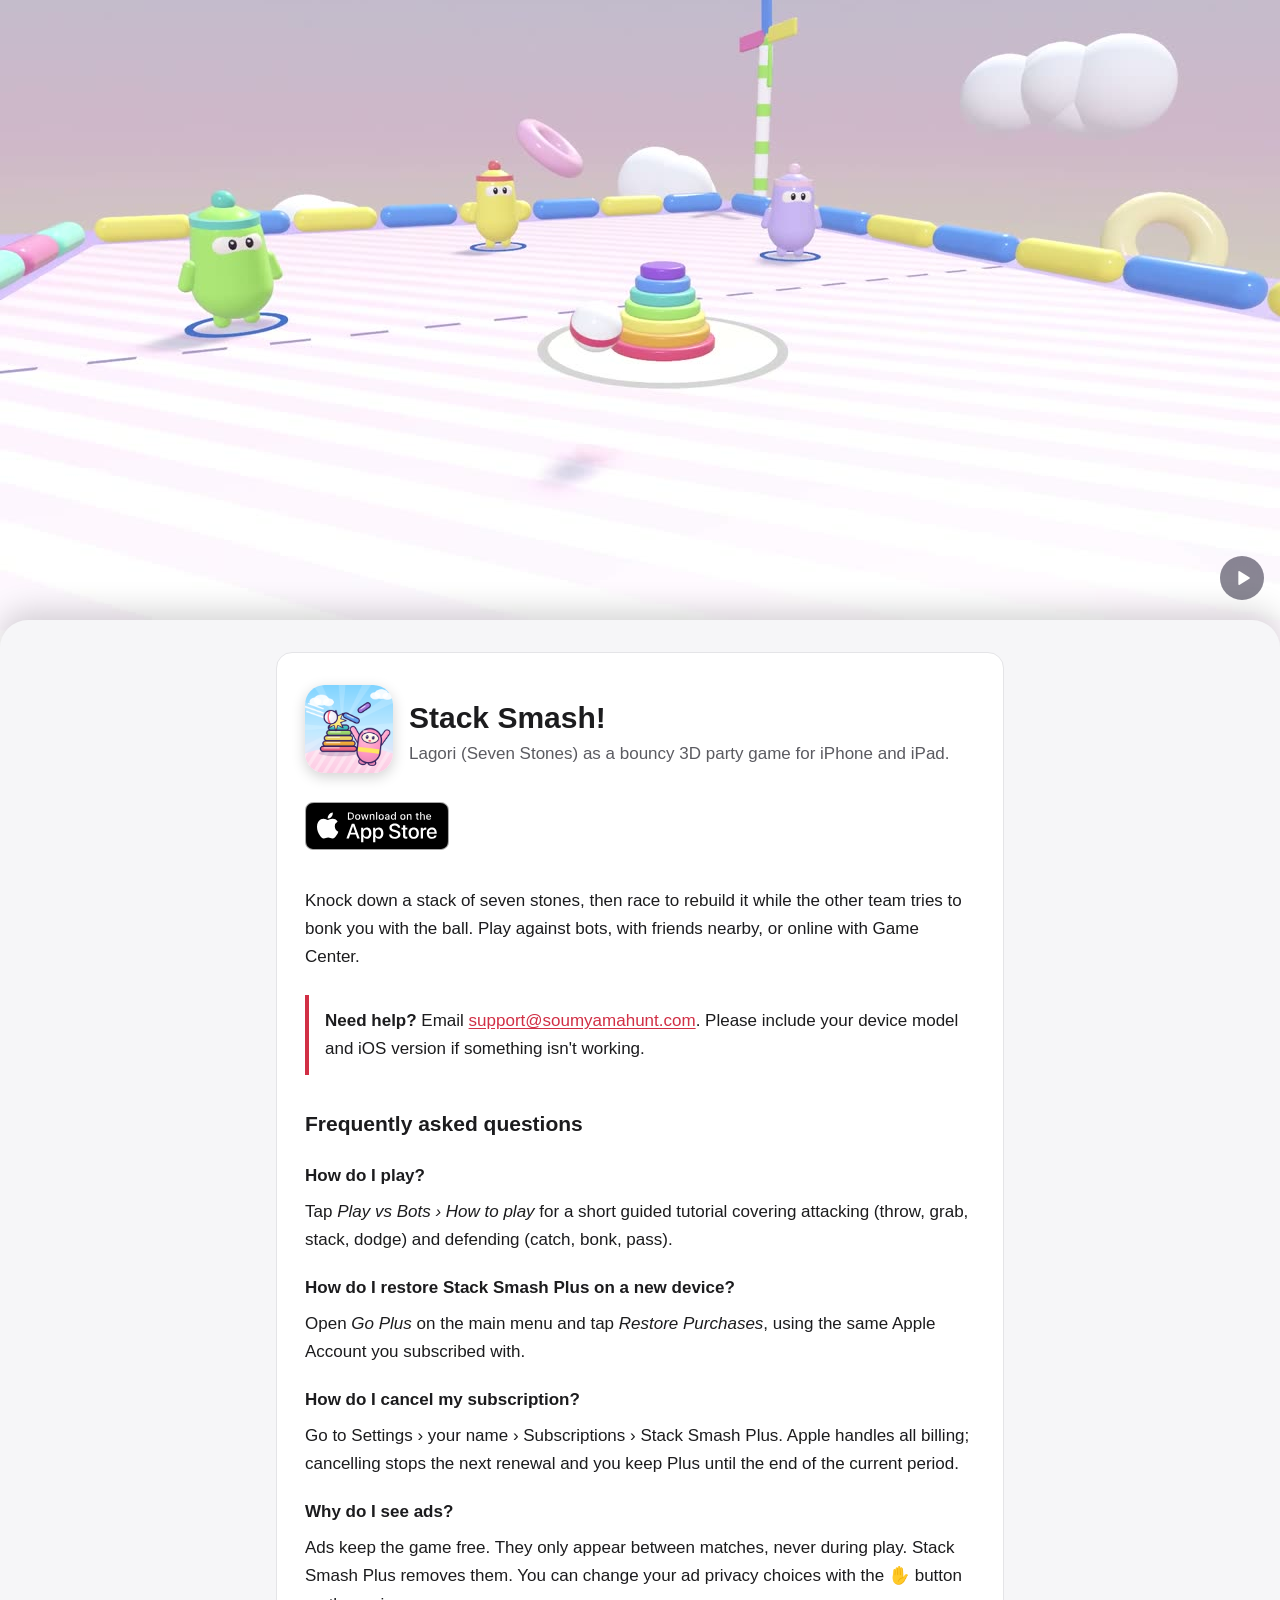
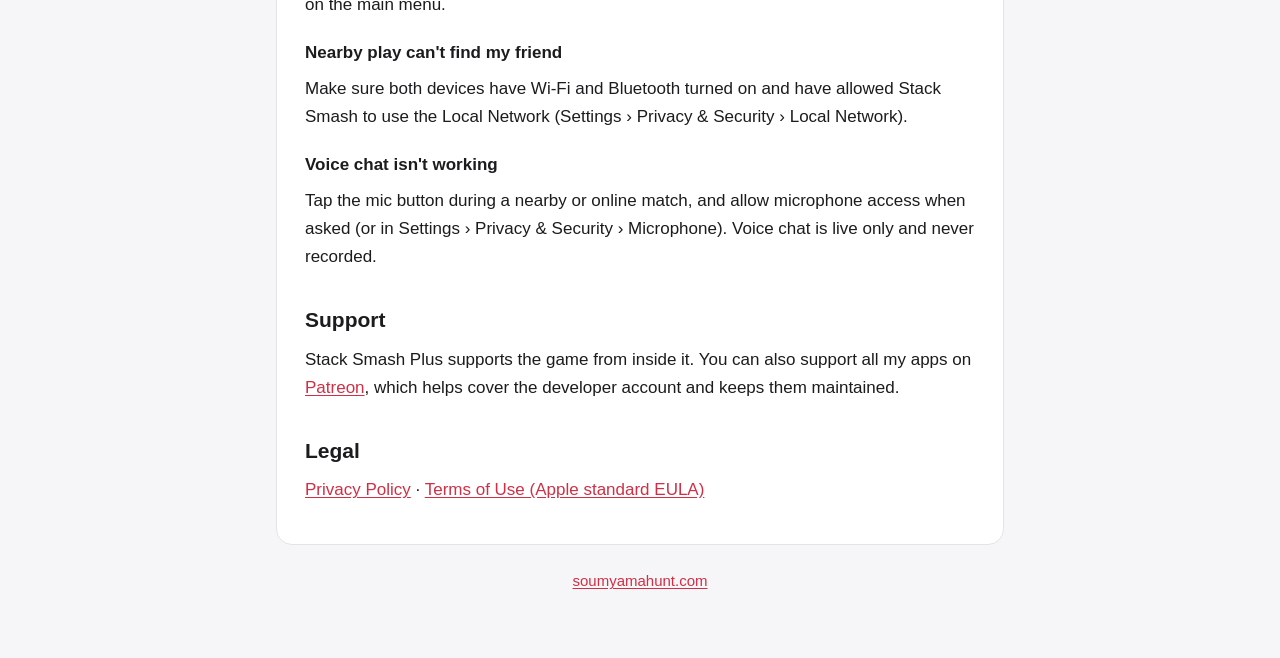
<file: stack-smash/index.html>
<!DOCTYPE html>
<html lang="en">

<head>
  <meta charset="utf-8">
  <meta name="viewport" content="width=device-width, initial-scale=1">
  <title>Stack Smash! - Support</title>
  <meta name="description" content="Help and support for Stack Smash!, the 3D party game take on Lagori (Seven Stones) for iPhone and iPad.">
  <meta name="color-scheme" content="light dark">
  <link rel="canonical" href="https://soumyamahunt.com/stack-smash/">
  <link rel="icon" type="image/png" href="icon.png">
  <link rel="apple-touch-icon" href="icon.png">
  <style>
    :root {
      --bg: #f6f6f8;
      --surface: #ffffff;
      --text: #1c1c1e;
      --muted: #5b5b61;
      --border: #e4e4e7;
      --accent: #d12f45;
    }

    @media (prefers-color-scheme: dark) {
      :root {
        --bg: #111113;
        --surface: #1b1b1f;
        --text: #ececef;
        --muted: #a1a1a8;
        --border: #2c2c31;
        --accent: #ff5a6e;
      }
    }

    * { box-sizing: border-box; }

    body {
      margin: 0;
      background: var(--bg);
      color: var(--text);
      font: 17px/1.65 -apple-system, BlinkMacSystemFont, "Segoe UI", Roboto, "Helvetica Neue", Arial, sans-serif;
    }

    /* App Store style hero: the trailer stays pinned while the page slides up over it. */
    .hero {
      position: sticky;
      top: 0;
      height: min(56.25vw, 72vh);
      overflow: hidden;
      background: var(--bg);
    }

    .hero video {
      display: block;
      width: 100%;
      height: 100%;
      object-fit: cover;
      transform-origin: 50% 30%;
      /* --p goes 0 → 1 as the sheet covers the hero (set by the script below). */
      transform: scale(calc(1 - 0.08 * var(--p, 0)));
      filter: brightness(calc(1 - 0.45 * var(--p, 0)));
      will-change: transform, filter;
    }

    .sound {
      position: absolute;
      right: 16px;
      bottom: 48px;
      display: grid;
      place-items: center;
      width: 44px;
      height: 44px;
      padding: 0;
      border: 0;
      border-radius: 50%;
      color: #fff;
      background: rgba(20, 16, 40, 0.5);
      -webkit-backdrop-filter: blur(12px);
      backdrop-filter: blur(12px);
      cursor: pointer;
      opacity: calc(1 - 1.6 * var(--p, 0));
    }

    .sound:focus-visible { outline: 3px solid #fff; outline-offset: 2px; }
    .sound svg { width: 22px; height: 22px; }

    .sheet {
      position: relative;
      margin-top: -28px;
      background: var(--bg);
      border-radius: 28px 28px 0 0;
      box-shadow: 0 -10px 30px rgba(0, 0, 0, 0.16);
    }

    main { max-width: 760px; margin: 0 auto; padding: 32px 16px 64px; }

    article {
      background: var(--surface);
      border: 1px solid var(--border);
      border-radius: 16px;
      padding: 32px 28px;
    }

    .app { display: flex; align-items: center; gap: 16px; margin: 0 0 20px; }
    .app img { width: 88px; height: 88px; flex: none; border-radius: 22.5%; box-shadow: 0 4px 14px rgba(0, 0, 0, 0.18); }
    h1 { font-size: 30px; line-height: 1.2; margin: 0 0 4px; }
    h2 { font-size: 21px; margin: 32px 0 8px; }
    h3 { font-size: 17px; margin: 20px 0 4px; }
    p, li { margin: 8px 0; }
    a { color: var(--accent); text-underline-offset: 2px; }
    .meta { color: var(--muted); margin: 0; }
    .contact {
      border-left: 4px solid var(--accent);
      padding: 4px 16px;
      margin: 24px 0;
    }
    footer { color: var(--muted); text-align: center; font-size: 15px; margin-top: 24px; }

    @media (max-width: 520px) {
      article { padding: 24px 18px; }
      .sheet { margin-top: -20px; border-radius: 20px 20px 0 0; }
      .sound { right: 12px; bottom: 34px; width: 38px; height: 38px; }
      main { padding-top: 24px; }
      h1 { font-size: 26px; }
      .app img { width: 68px; height: 68px; }
    }

    @media (prefers-reduced-motion: reduce) {
      .hero video { transform: none; filter: none; }
    }
    .store { display: inline-block; margin: 0 0 20px; }
    .store img { display: block; height: 48px; width: auto; }
  </style>
</head>

<body>
  <div class="hero">
    <video src="trailer.mp4" poster="trailer-poster.jpg" autoplay muted loop playsinline preload="metadata"
      aria-label="Stack Smash! trailer">
      <a href="trailer.mp4">Watch the Stack Smash! trailer</a>
    </video>
    <button class="sound" type="button" aria-label="Turn sound on"></button>
  </div>

  <div class="sheet">
  <main>
    <article>
      <header class="app">
        <picture>
          <source srcset="icon-dark.png" media="(prefers-color-scheme: dark)">
          <img src="icon.png" alt="Stack Smash app icon" width="88" height="88">
        </picture>
        <div>
          <h1>Stack Smash!</h1>
          <p class="meta">Lagori (Seven Stones) as a bouncy 3D party game for iPhone and iPad.</p>
        </div>
      </header>

      <a class="store" href="https://apps.apple.com/app/id6818998251">
        <picture>
          <source srcset="app-store-badge-white.svg" media="(prefers-color-scheme: dark)">
          <img src="app-store-badge.svg" alt="Download on the App Store" width="144" height="48">
        </picture>
      </a>

      <p>Knock down a stack of seven stones, then race to rebuild it while the other team tries to bonk you with
        the ball. Play against bots, with friends nearby, or online with Game Center.</p>

      <div class="contact">
        <p><strong>Need help?</strong> Email <a href="mailto:support@soumyamahunt.com">support@soumyamahunt.com</a>.
          Please include your device model and iOS version if something isn't working.</p>
      </div>

      <h2>Frequently asked questions</h2>

      <h3>How do I play?</h3>
      <p>Tap <em>Play vs Bots › How to play</em> for a short guided tutorial covering attacking (throw, grab,
        stack, dodge) and defending (catch, bonk, pass).</p>

      <h3>How do I restore Stack Smash Plus on a new device?</h3>
      <p>Open <em>Go Plus</em> on the main menu and tap <em>Restore Purchases</em>, using the same Apple Account you
        subscribed with.</p>

      <h3>How do I cancel my subscription?</h3>
      <p>Go to Settings › your name › Subscriptions › Stack Smash Plus. Apple handles all billing; cancelling stops the
        next renewal and you keep Plus until the end of the current period.</p>

      <h3>Why do I see ads?</h3>
      <p>Ads keep the game free. They only appear between matches, never during play. Stack Smash Plus removes them.
        You can change your ad privacy choices with the ✋ button on the main menu.</p>

      <h3>Nearby play can't find my friend</h3>
      <p>Make sure both devices have Wi-Fi and Bluetooth turned on and have allowed Stack Smash to use the Local
        Network (Settings › Privacy &amp; Security › Local Network).</p>

      <h3>Voice chat isn't working</h3>
      <p>Tap the mic button during a nearby or online match, and allow microphone access when asked (or in Settings ›
        Privacy &amp; Security › Microphone). Voice chat is live only and never recorded.</p>

      <h2>Support</h2>
      <p>Stack Smash Plus supports the game from inside it. You can also support all my apps on
        <a href="https://www.patreon.com/SoumyaMahunt" rel="noopener noreferrer">Patreon</a>, which helps cover the developer
        account and keeps them maintained.</p>

      <h2>Legal</h2>
      <p><a href="privacy/">Privacy Policy</a> · <a href="https://www.apple.com/legal/internet-services/itunes/dev/stdeula/" rel="noopener noreferrer">Terms of Use (Apple standard EULA)</a></p>
    </article>
    <footer><a href="/">soumyamahunt.com</a></footer>
  </main>
  </div>

  <script>
    (() => {
      const hero = document.querySelector('.hero');
      const video = hero.querySelector('video');
      const button = hero.querySelector('.sound');
      const reduceMotion = matchMedia('(prefers-reduced-motion: reduce)').matches;
      const icons = {
        play: '<svg viewBox="0 0 24 24" aria-hidden="true"><path fill="currentColor" d="M8 5.5v13a1 1 0 0 0 1.5.86l10.5-6.5a1 1 0 0 0 0-1.72L9.5 4.64A1 1 0 0 0 8 5.5z"/></svg>',
        muted: '<svg viewBox="0 0 24 24" aria-hidden="true"><path fill="currentColor" d="M4 9v6h4l5 4V5L8 9H4z"/><path d="M16.5 9.5l5 5m0-5l-5 5" stroke="currentColor" stroke-width="2" stroke-linecap="round"/></svg>',
        sound: '<svg viewBox="0 0 24 24" aria-hidden="true"><path fill="currentColor" d="M4 9v6h4l5 4V5L8 9H4z"/><path d="M16 8.5a5 5 0 0 1 0 7M18.5 6a8.5 8.5 0 0 1 0 12" fill="none" stroke="currentColor" stroke-width="2" stroke-linecap="round"/></svg>',
      };
      // Stays paused until asked when motion is reduced, or after the viewer pauses it themselves.
      let wantsPlay = !reduceMotion;
      let covered = false;

      if (reduceMotion) {
        video.removeAttribute('autoplay');
        video.pause();
      }

      function render() {
        const state = video.paused ? 'play' : video.muted ? 'muted' : 'sound';
        button.innerHTML = icons[state];
        button.setAttribute('aria-label', { play: 'Play trailer', muted: 'Turn sound on', sound: 'Mute trailer' }[state]);
      }

      button.addEventListener('click', () => {
        if (video.paused) {
          wantsPlay = true;
          video.muted = false;
          video.play().catch(() => {});
        } else {
          video.muted = !video.muted;
        }
      });
      ['play', 'pause', 'volumechange'].forEach((type) => video.addEventListener(type, render));

      // Progress of the sheet over the hero: drives the ease-back/dim, and pauses the trailer once it's hidden.
      let ticking = false;
      function update() {
        ticking = false;
        const p = Math.min(1, Math.max(0, scrollY / hero.offsetHeight));
        if (!reduceMotion) hero.style.setProperty('--p', p.toFixed(3));
        const nowCovered = p >= 0.98;
        if (nowCovered === covered) return;
        covered = nowCovered;
        if (covered) video.pause();
        else if (wantsPlay) video.play().catch(() => {});
      }
      addEventListener('scroll', () => {
        if (!ticking) { ticking = true; requestAnimationFrame(update); }
      }, { passive: true });
      addEventListener('resize', update);

      render();
      update();
    })();
  </script>
</body>

</html>
</file>
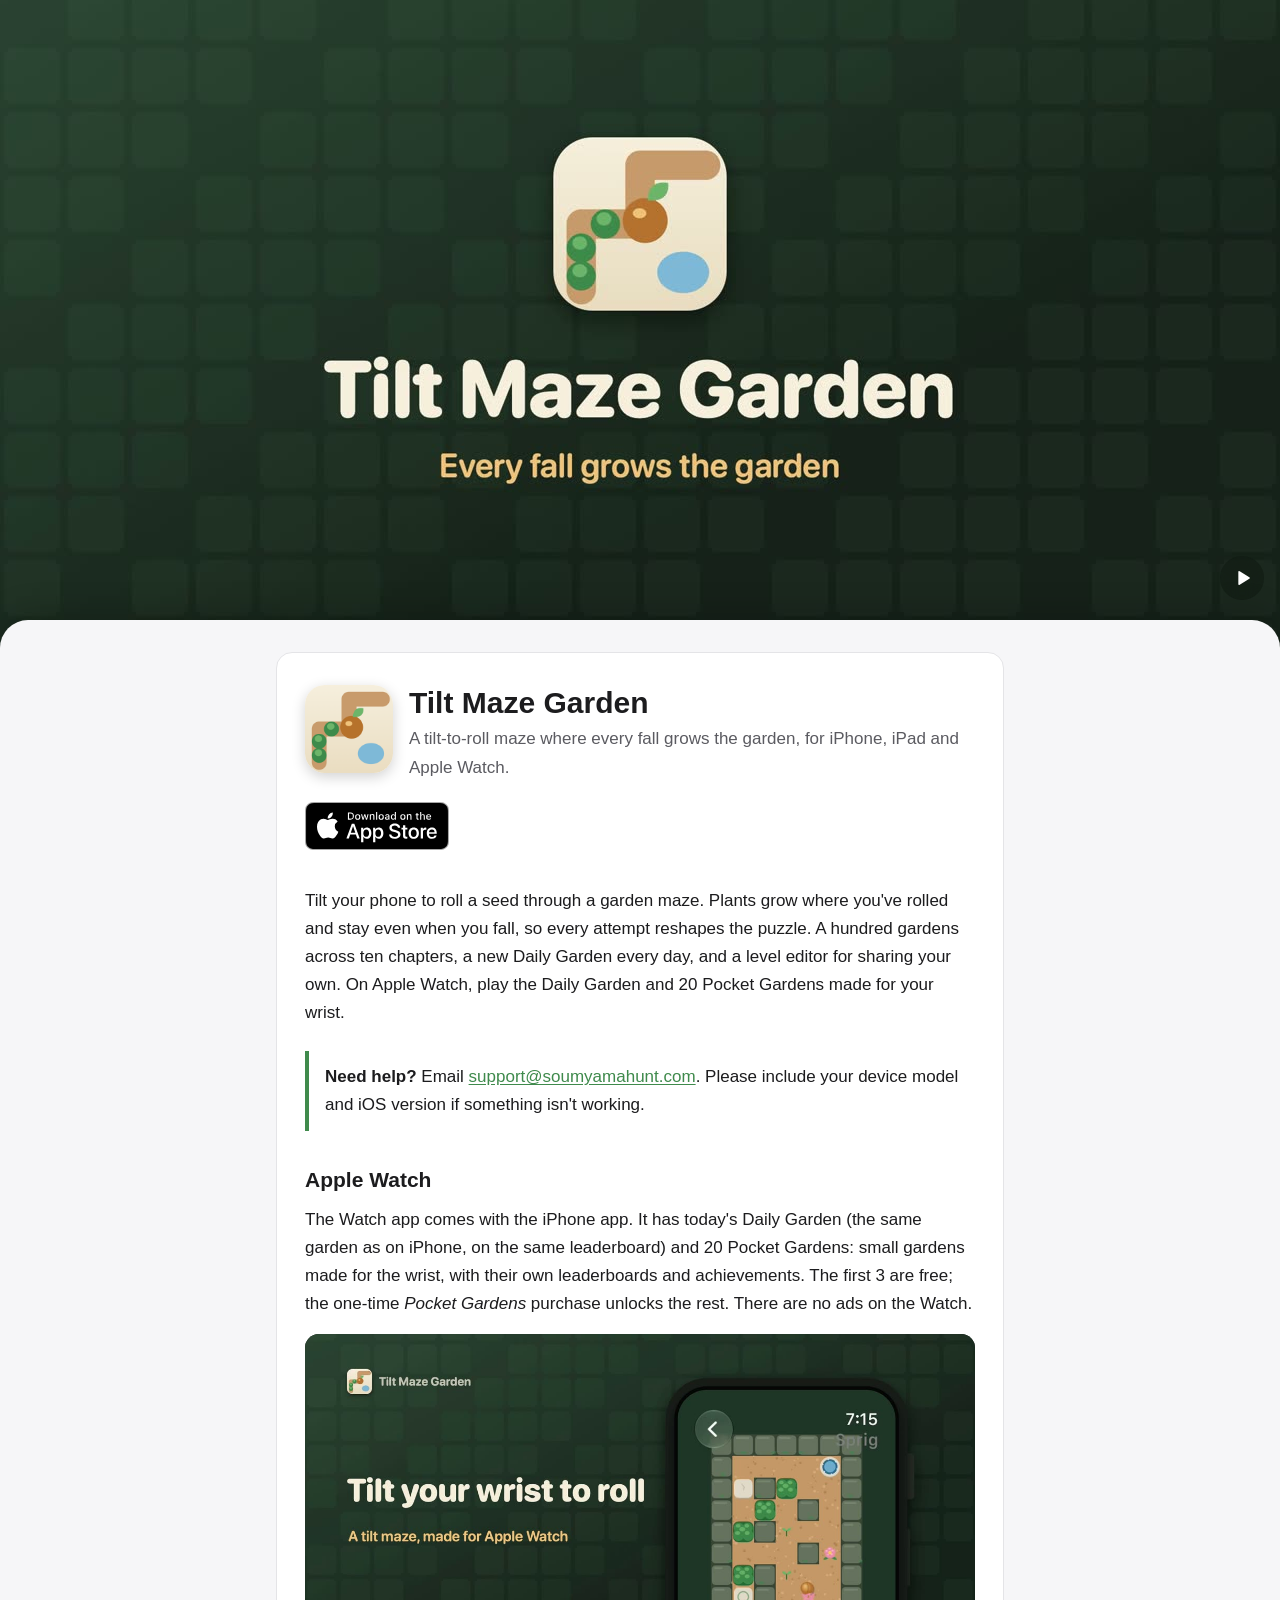
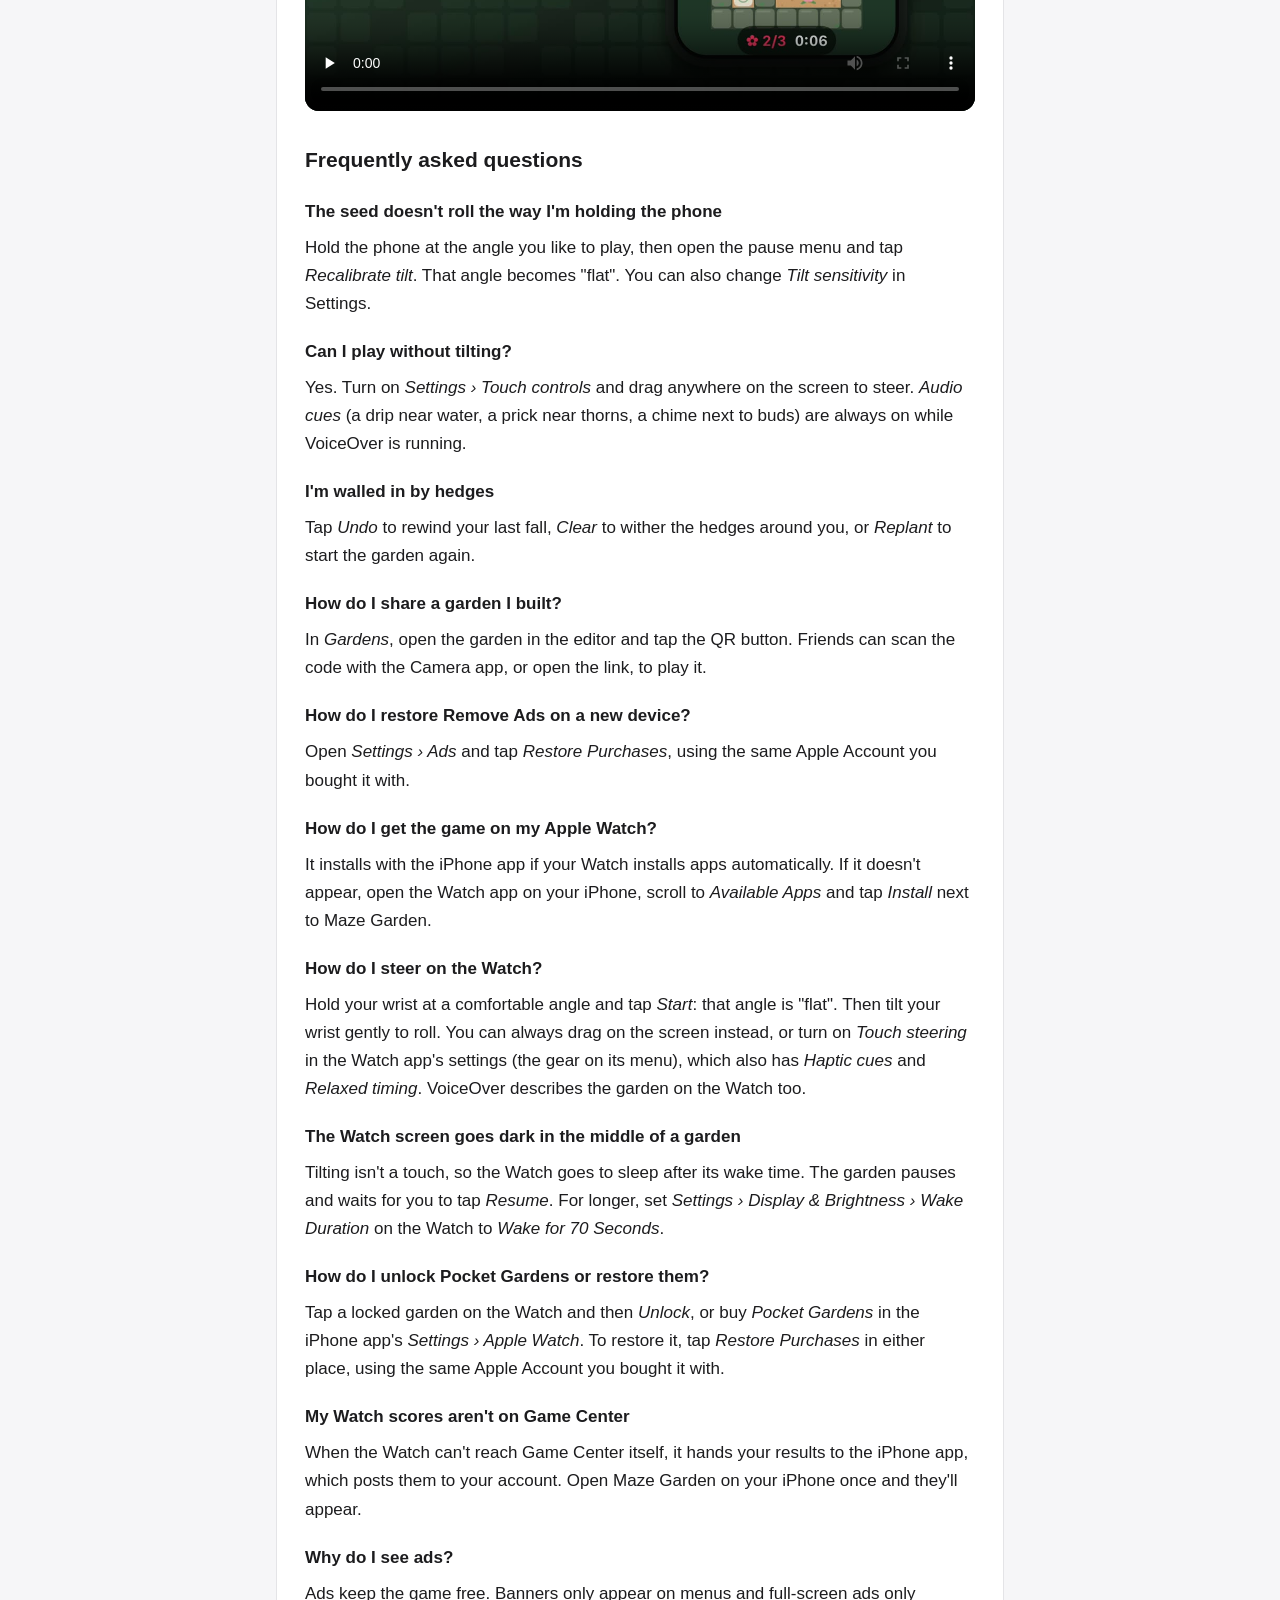
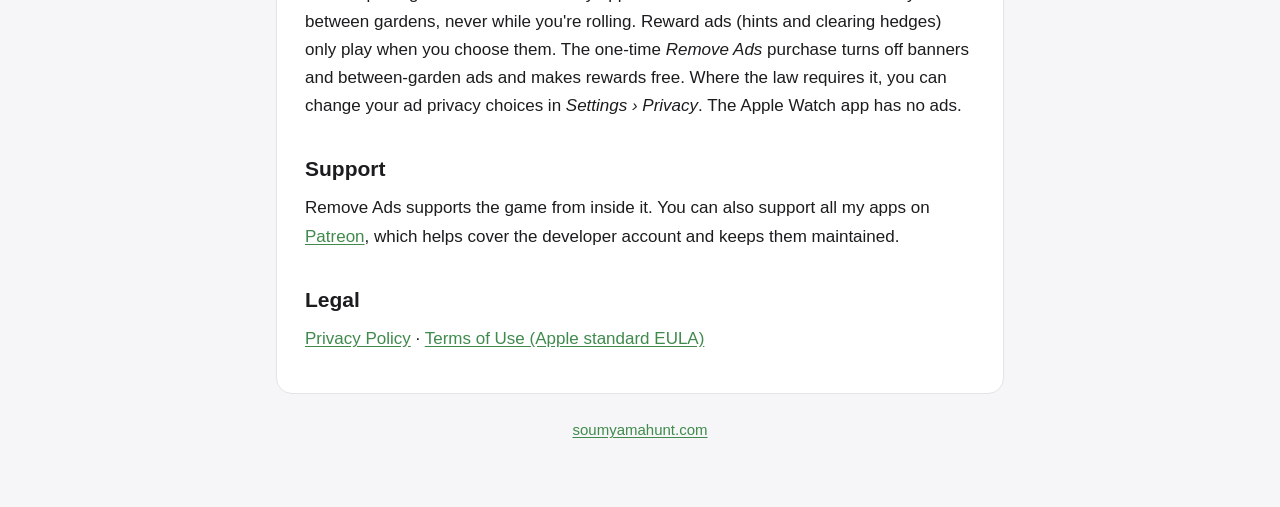
<file: tilt-maze-garden/index.html>
<!DOCTYPE html>
<html lang="en">

<head>
  <meta charset="utf-8">
  <meta name="viewport" content="width=device-width, initial-scale=1">
  <title>Tilt Maze Garden - Support</title>
  <meta name="description" content="Help and support for Tilt Maze Garden, the tilt-to-roll maze game where every fall grows the garden, for iPhone, iPad and Apple Watch.">
  <meta name="color-scheme" content="light dark">
  <link rel="canonical" href="https://soumyamahunt.com/tilt-maze-garden/">
  <link rel="icon" type="image/png" href="icon.png">
  <link rel="apple-touch-icon" href="icon.png">
  <style>
    :root {
      --bg: #f6f6f8;
      --surface: #ffffff;
      --text: #1c1c1e;
      --muted: #5b5b61;
      --border: #e4e4e7;
      --accent: #3f8a4c;
    }

    @media (prefers-color-scheme: dark) {
      :root {
        --bg: #111113;
        --surface: #1b1b1f;
        --text: #ececef;
        --muted: #a1a1a8;
        --border: #2c2c31;
        --accent: #6db46a;
      }
    }

    * { box-sizing: border-box; }

    body {
      margin: 0;
      background: var(--bg);
      color: var(--text);
      font: 17px/1.65 -apple-system, BlinkMacSystemFont, "Segoe UI", Roboto, "Helvetica Neue", Arial, sans-serif;
    }

    /* App Store style hero: the trailer stays pinned while the page slides up over it. */
    .hero {
      position: sticky;
      top: 0;
      height: min(56.25vw, 72vh);
      overflow: hidden;
      background: #16211a;
    }

    .hero video {
      display: block;
      width: 100%;
      height: 100%;
      object-fit: cover;
      transform-origin: 50% 30%;
      /* --p goes 0 → 1 as the sheet covers the hero (set by the script below). */
      transform: scale(calc(1 - 0.08 * var(--p, 0)));
      filter: brightness(calc(1 - 0.45 * var(--p, 0)));
      will-change: transform, filter;
    }

    .sound {
      position: absolute;
      right: 16px;
      bottom: 48px;
      display: grid;
      place-items: center;
      width: 44px;
      height: 44px;
      padding: 0;
      border: 0;
      border-radius: 50%;
      color: #fff;
      background: rgba(14, 24, 17, 0.5);
      -webkit-backdrop-filter: blur(12px);
      backdrop-filter: blur(12px);
      cursor: pointer;
      opacity: calc(1 - 1.6 * var(--p, 0));
    }

    .sound:focus-visible { outline: 3px solid #fff; outline-offset: 2px; }
    .sound svg { width: 22px; height: 22px; }

    .sheet {
      position: relative;
      margin-top: -28px;
      background: var(--bg);
      border-radius: 28px 28px 0 0;
      box-shadow: 0 -10px 30px rgba(0, 0, 0, 0.16);
    }

    main { max-width: 760px; margin: 0 auto; padding: 32px 16px 64px; }

    article {
      background: var(--surface);
      border: 1px solid var(--border);
      border-radius: 16px;
      padding: 32px 28px;
    }

    .app { display: flex; align-items: center; gap: 16px; margin: 0 0 20px; }
    .app img { width: 88px; height: 88px; flex: none; border-radius: 22.5%; box-shadow: 0 4px 14px rgba(0, 0, 0, 0.18); }
    h1 { font-size: 30px; line-height: 1.2; margin: 0 0 4px; }
    h2 { font-size: 21px; margin: 32px 0 8px; }
    h3 { font-size: 17px; margin: 20px 0 4px; }
    p, li { margin: 8px 0; }
    a { color: var(--accent); text-underline-offset: 2px; }
    .meta { color: var(--muted); margin: 0; }
    .store { display: inline-block; margin: 0 0 20px; }
    .store img { display: block; height: 48px; width: auto; }
    .watch-trailer { display: block; width: 100%; height: auto; margin: 16px 0 8px; border-radius: 14px;
      background: #16211a; aspect-ratio: 16 / 9; }
    .contact {
      border-left: 4px solid var(--accent);
      padding: 4px 16px;
      margin: 24px 0;
    }
    footer { color: var(--muted); text-align: center; font-size: 15px; margin-top: 24px; }

    @media (max-width: 520px) {
      article { padding: 24px 18px; }
      .sheet { margin-top: -20px; border-radius: 20px 20px 0 0; }
      .sound { right: 12px; bottom: 34px; width: 38px; height: 38px; }
      main { padding-top: 24px; }
      h1 { font-size: 26px; }
      .app img { width: 68px; height: 68px; }
    }

    @media (prefers-reduced-motion: reduce) {
      .hero video { transform: none; filter: none; }
    }
  </style>
</head>

<body>
  <div class="hero">
    <video src="trailer.mp4" poster="trailer-poster.jpg" autoplay muted loop playsinline preload="metadata"
      aria-label="Tilt Maze Garden trailer">
      <a href="trailer.mp4">Watch the Tilt Maze Garden trailer</a>
    </video>
    <button class="sound" type="button" aria-label="Turn sound on"></button>
  </div>

  <div class="sheet">
  <main>
    <article>
      <header class="app">
        <picture>
          <source srcset="icon-dark.png" media="(prefers-color-scheme: dark)">
          <img src="icon.png" alt="Tilt Maze Garden app icon" width="88" height="88">
        </picture>
        <div>
          <h1>Tilt Maze Garden</h1>
          <p class="meta">A tilt-to-roll maze where every fall grows the garden, for iPhone, iPad and Apple Watch.</p>
        </div>
      </header>

      <a class="store" href="https://apps.apple.com/app/id6821364809">
        <picture>
          <source srcset="app-store-badge-white.svg" media="(prefers-color-scheme: dark)">
          <img src="app-store-badge.svg" alt="Download on the App Store" width="144" height="48">
        </picture>
      </a>

      <p>Tilt your phone to roll a seed through a garden maze. Plants grow where you've rolled and stay even when you
        fall, so every attempt reshapes the puzzle. A hundred gardens across ten chapters, a new Daily Garden every
        day, and a level editor for sharing your own. On Apple Watch, play the Daily Garden and 20 Pocket Gardens made
        for your wrist.</p>

      <div class="contact">
        <p><strong>Need help?</strong> Email <a href="mailto:support@soumyamahunt.com">support@soumyamahunt.com</a>.
          Please include your device model and iOS version if something isn't working.</p>
      </div>

      <h2>Apple Watch</h2>
      <p>The Watch app comes with the iPhone app. It has today's Daily Garden (the same garden as on iPhone, on the
        same leaderboard) and 20 Pocket Gardens: small gardens made for the wrist, with their own leaderboards and
        achievements. The first 3 are free; the one-time <em>Pocket Gardens</em> purchase unlocks the rest. There are
        no ads on the Watch.</p>
      <video class="watch-trailer" src="trailer-watch.mp4" poster="trailer-watch-poster.jpg" controls playsinline
        preload="none" aria-label="Tilt Maze Garden on Apple Watch trailer">
        <a href="trailer-watch.mp4">Watch the Apple Watch trailer</a>
      </video>

      <h2>Frequently asked questions</h2>

      <h3>The seed doesn't roll the way I'm holding the phone</h3>
      <p>Hold the phone at the angle you like to play, then open the pause menu and tap <em>Recalibrate tilt</em>.
        That angle becomes "flat". You can also change <em>Tilt sensitivity</em> in Settings.</p>

      <h3>Can I play without tilting?</h3>
      <p>Yes. Turn on <em>Settings › Touch controls</em> and drag anywhere on the screen to steer. <em>Audio cues</em>
        (a drip near water, a prick near thorns, a chime next to buds) are always on while VoiceOver is running.</p>

      <h3>I'm walled in by hedges</h3>
      <p>Tap <em>Undo</em> to rewind your last fall, <em>Clear</em> to wither the hedges around you, or
        <em>Replant</em> to start the garden again.</p>

      <h3>How do I share a garden I built?</h3>
      <p>In <em>Gardens</em>, open the garden in the editor and tap the QR button. Friends can scan the code with
        the Camera app, or open the link, to play it.</p>

      <h3>How do I restore Remove Ads on a new device?</h3>
      <p>Open <em>Settings › Ads</em> and tap <em>Restore Purchases</em>, using the same Apple Account you bought it
        with.</p>

      <h3>How do I get the game on my Apple Watch?</h3>
      <p>It installs with the iPhone app if your Watch installs apps automatically. If it doesn't appear, open the
        Watch app on your iPhone, scroll to <em>Available Apps</em> and tap <em>Install</em> next to Maze Garden.</p>

      <h3>How do I steer on the Watch?</h3>
      <p>Hold your wrist at a comfortable angle and tap <em>Start</em>: that angle is "flat". Then tilt your wrist
        gently to roll. You can always drag on the screen instead, or turn on <em>Touch steering</em> in the Watch
        app's settings (the gear on its menu), which also has <em>Haptic cues</em> and <em>Relaxed timing</em>.
        VoiceOver describes the garden on the Watch too.</p>

      <h3>The Watch screen goes dark in the middle of a garden</h3>
      <p>Tilting isn't a touch, so the Watch goes to sleep after its wake time. The garden pauses and waits for you
        to tap <em>Resume</em>. For longer, set <em>Settings › Display &amp; Brightness › Wake Duration</em> on the
        Watch to <em>Wake for 70 Seconds</em>.</p>

      <h3>How do I unlock Pocket Gardens or restore them?</h3>
      <p>Tap a locked garden on the Watch and then <em>Unlock</em>, or buy <em>Pocket Gardens</em> in the iPhone
        app's <em>Settings › Apple Watch</em>. To restore it, tap <em>Restore Purchases</em> in either place, using
        the same Apple Account you bought it with.</p>

      <h3>My Watch scores aren't on Game Center</h3>
      <p>When the Watch can't reach Game Center itself, it hands your results to the iPhone app, which posts them to
        your account. Open Maze Garden on your iPhone once and they'll appear.</p>

      <h3>Why do I see ads?</h3>
      <p>Ads keep the game free. Banners only appear on menus and full-screen ads only between gardens, never while
        you're rolling. Reward ads (hints and clearing hedges) only play when you choose them. The one-time
        <em>Remove Ads</em> purchase turns off banners and between-garden ads and makes rewards free. Where the law
        requires it, you can change your ad privacy choices in <em>Settings › Privacy</em>. The Apple Watch app has
        no ads.</p>

      <h2>Support</h2>
      <p>Remove Ads supports the game from inside it. You can also support all my apps on
        <a href="https://www.patreon.com/SoumyaMahunt" rel="noopener noreferrer">Patreon</a>, which helps cover the developer
        account and keeps them maintained.</p>

      <h2>Legal</h2>
      <p><a href="privacy/">Privacy Policy</a> · <a href="https://www.apple.com/legal/internet-services/itunes/dev/stdeula/" rel="noopener noreferrer">Terms of Use (Apple standard EULA)</a></p>
    </article>
    <footer><a href="/">soumyamahunt.com</a></footer>
  </main>
  </div>

  <script>
    (() => {
      const hero = document.querySelector('.hero');
      const video = hero.querySelector('video');
      const button = hero.querySelector('.sound');
      const reduceMotion = matchMedia('(prefers-reduced-motion: reduce)').matches;
      const icons = {
        play: '<svg viewBox="0 0 24 24" aria-hidden="true"><path fill="currentColor" d="M8 5.5v13a1 1 0 0 0 1.5.86l10.5-6.5a1 1 0 0 0 0-1.72L9.5 4.64A1 1 0 0 0 8 5.5z"/></svg>',
        muted: '<svg viewBox="0 0 24 24" aria-hidden="true"><path fill="currentColor" d="M4 9v6h4l5 4V5L8 9H4z"/><path d="M16.5 9.5l5 5m0-5l-5 5" stroke="currentColor" stroke-width="2" stroke-linecap="round"/></svg>',
        sound: '<svg viewBox="0 0 24 24" aria-hidden="true"><path fill="currentColor" d="M4 9v6h4l5 4V5L8 9H4z"/><path d="M16 8.5a5 5 0 0 1 0 7M18.5 6a8.5 8.5 0 0 1 0 12" fill="none" stroke="currentColor" stroke-width="2" stroke-linecap="round"/></svg>',
      };
      // Stays paused until asked when motion is reduced, or after the viewer pauses it themselves.
      let wantsPlay = !reduceMotion;
      let covered = false;

      if (reduceMotion) {
        video.removeAttribute('autoplay');
        video.pause();
      }

      function render() {
        const state = video.paused ? 'play' : video.muted ? 'muted' : 'sound';
        button.innerHTML = icons[state];
        button.setAttribute('aria-label', { play: 'Play trailer', muted: 'Turn sound on', sound: 'Mute trailer' }[state]);
      }

      button.addEventListener('click', () => {
        if (video.paused) {
          wantsPlay = true;
          video.muted = false;
          video.play().catch(() => {});
        } else {
          video.muted = !video.muted;
        }
      });
      ['play', 'pause', 'volumechange'].forEach((type) => video.addEventListener(type, render));

      // Progress of the sheet over the hero: drives the ease-back/dim, and pauses the trailer once it's hidden.
      let ticking = false;
      function update() {
        ticking = false;
        const p = Math.min(1, Math.max(0, scrollY / hero.offsetHeight));
        if (!reduceMotion) hero.style.setProperty('--p', p.toFixed(3));
        const nowCovered = p >= 0.98;
        if (nowCovered === covered) return;
        covered = nowCovered;
        if (covered) video.pause();
        else if (wantsPlay) video.play().catch(() => {});
      }
      addEventListener('scroll', () => {
        if (!ticking) { ticking = true; requestAnimationFrame(update); }
      }, { passive: true });
      addEventListener('resize', update);

      render();
      update();
    })();
  </script>
</body>

</html>
</file>
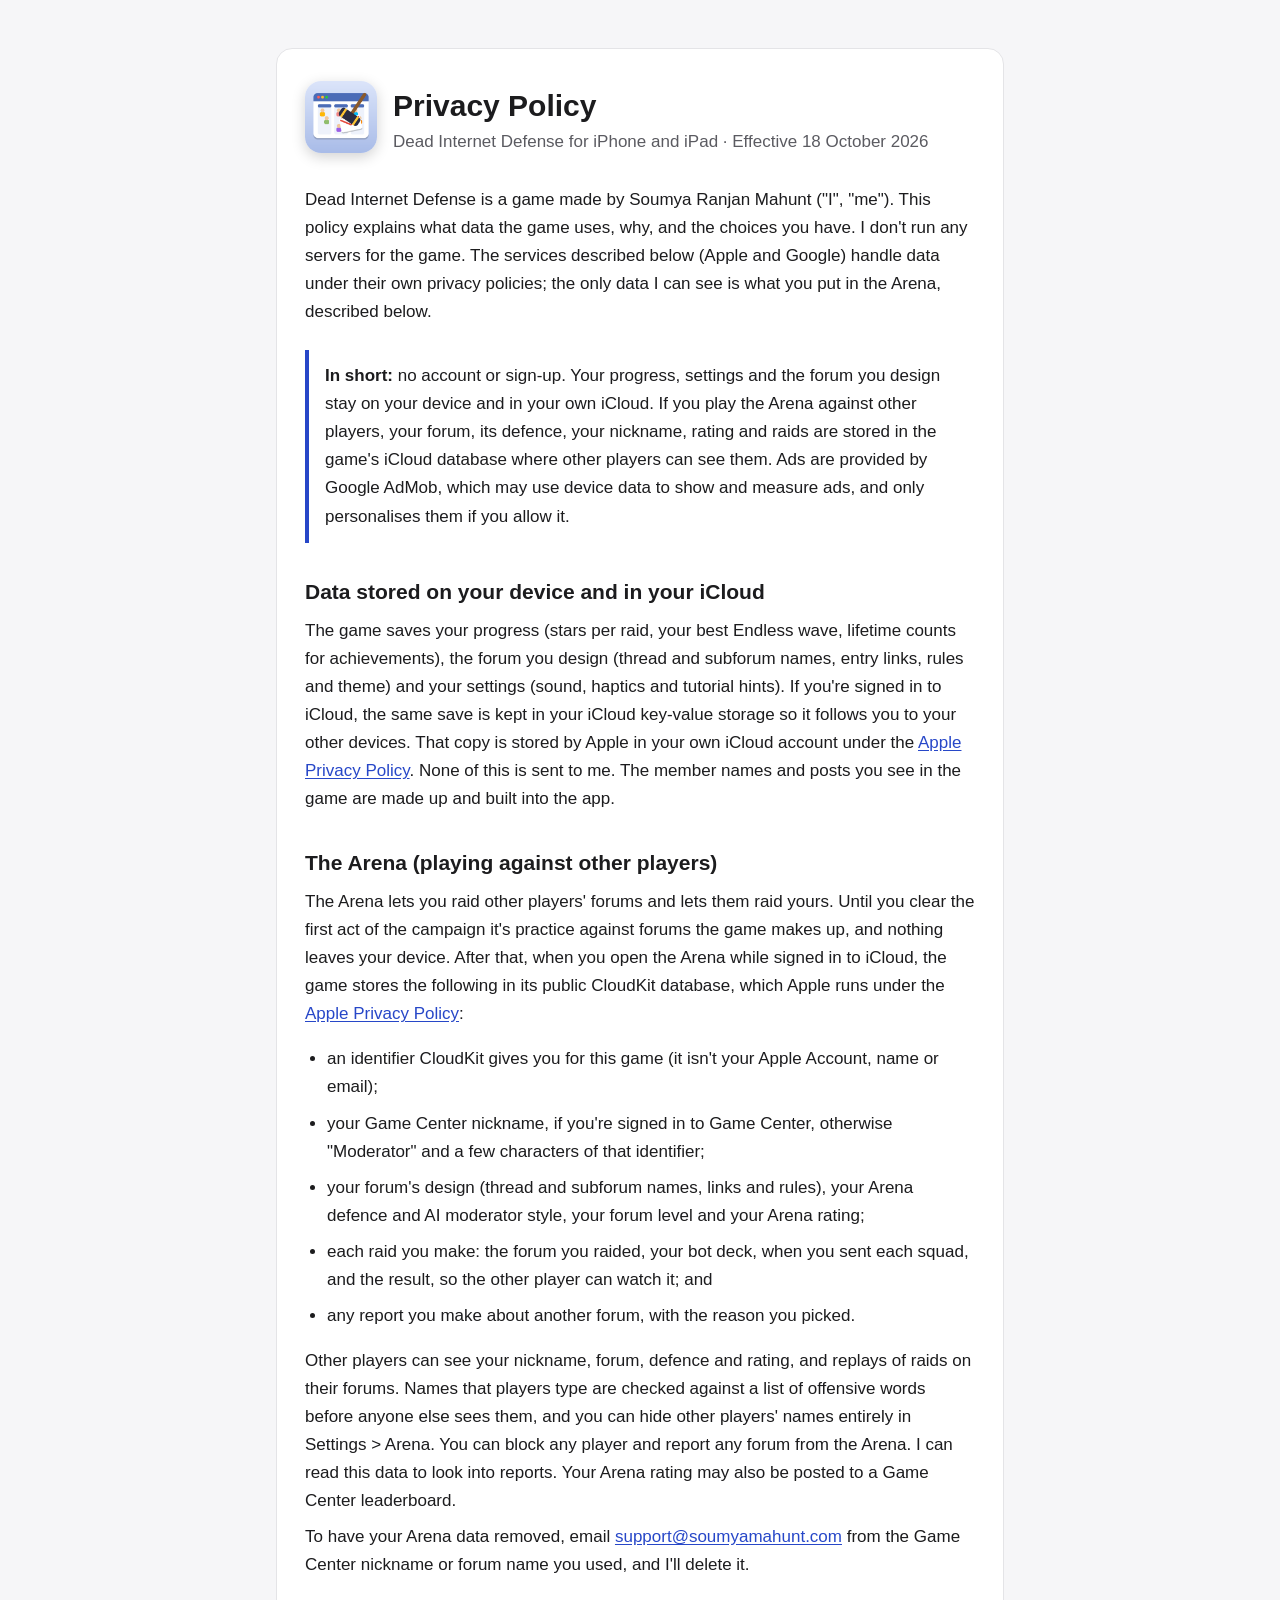
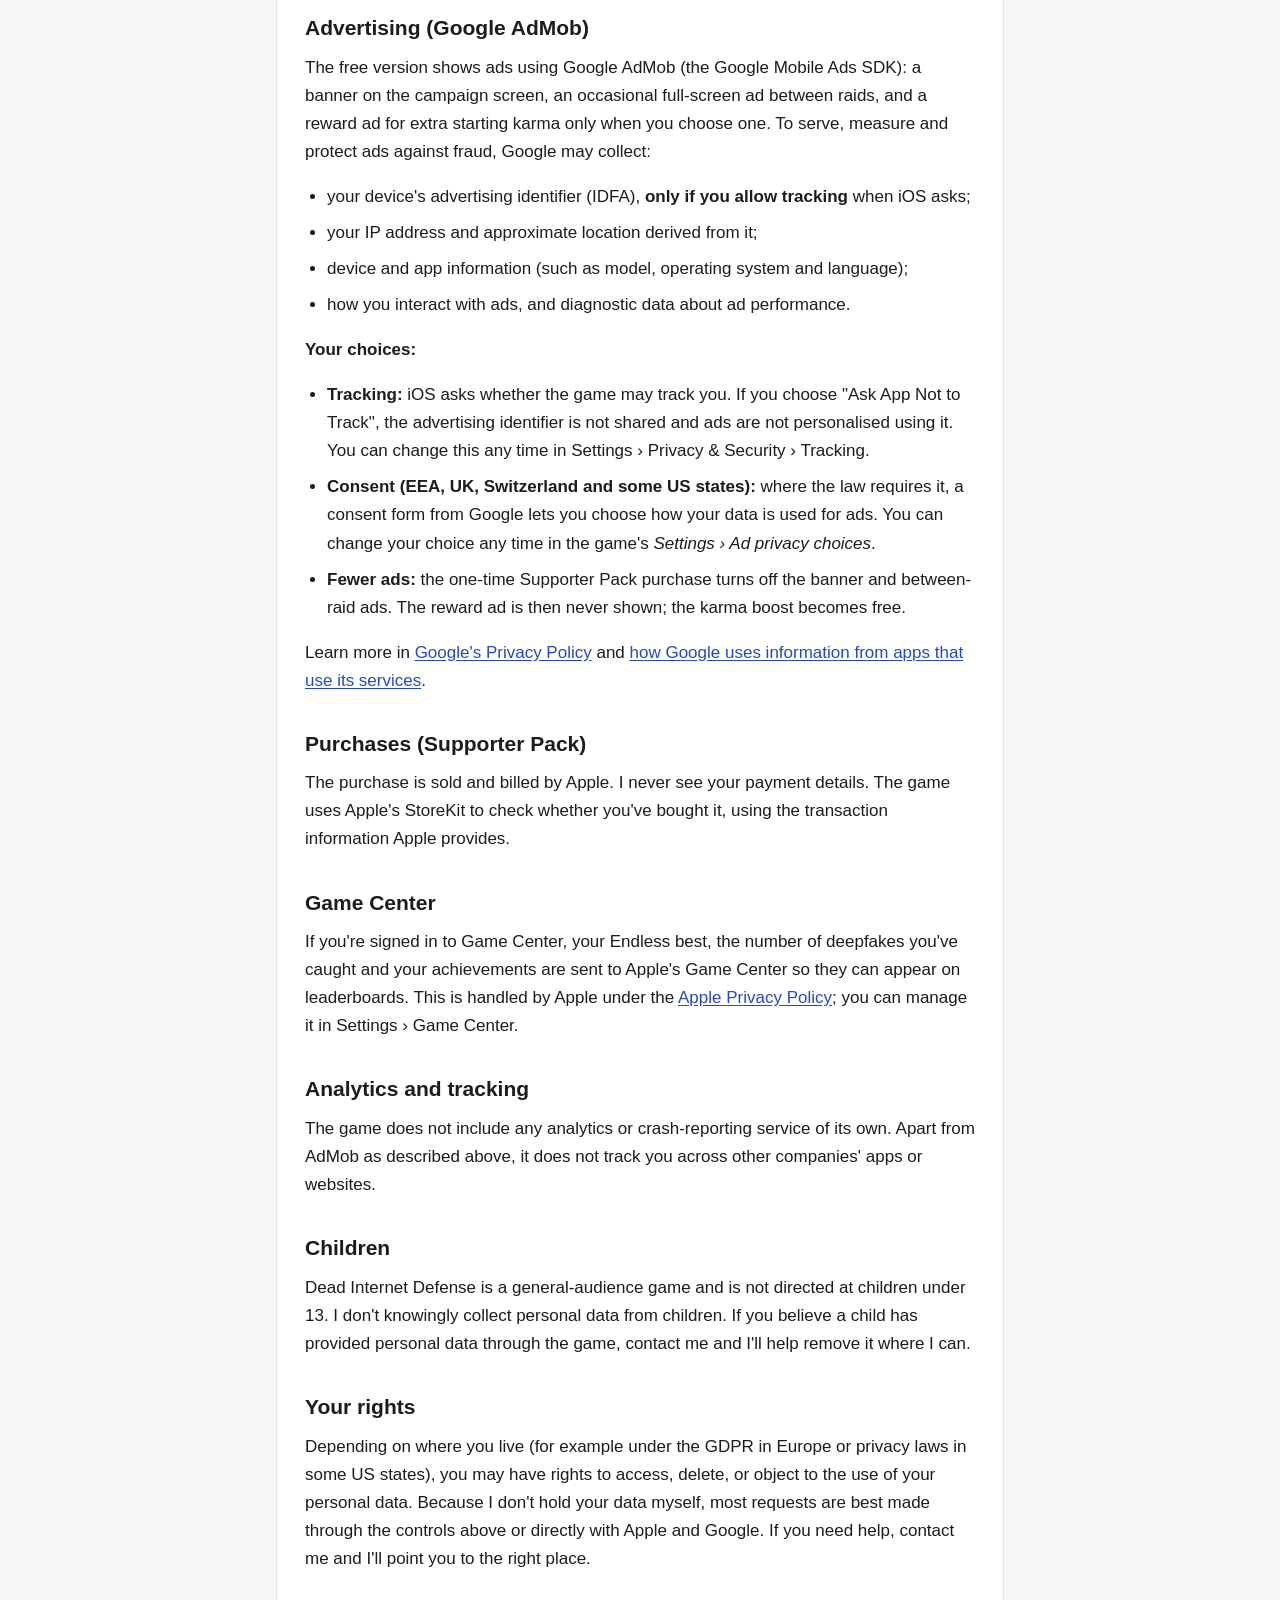
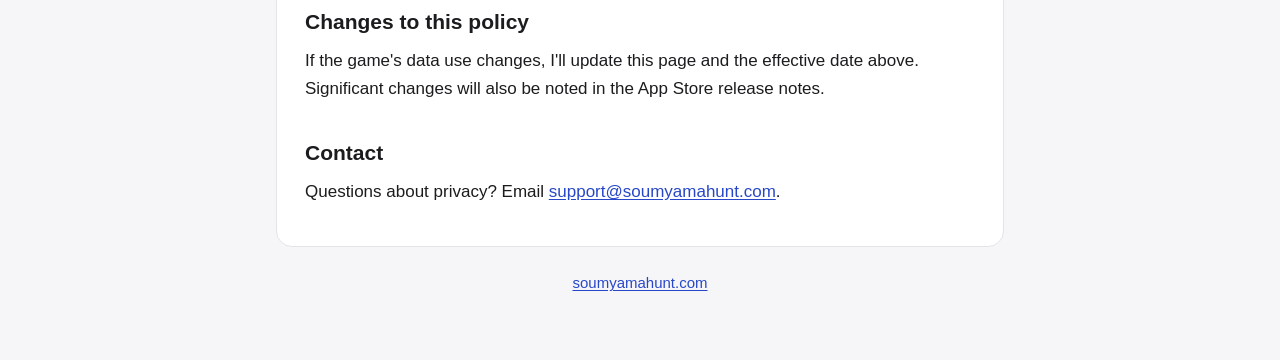
<file: dead-internet-defense/privacy/index.html>
<!DOCTYPE html>
<html lang="en">

<head>
  <meta charset="utf-8">
  <meta name="viewport" content="width=device-width, initial-scale=1">
  <title>Privacy Policy - Dead Internet Defense</title>
  <meta name="description" content="How the Dead Internet Defense iOS game handles your data.">
  <meta name="color-scheme" content="light dark">
  <link rel="canonical" href="https://soumyamahunt.com/dead-internet-defense/privacy/">
  <link rel="icon" type="image/png" href="../icon.png">
  <link rel="apple-touch-icon" href="../icon.png">
  <style>
    :root {
      --bg: #f6f6f8;
      --surface: #ffffff;
      --text: #1c1c1e;
      --muted: #5b5b61;
      --border: #e4e4e7;
      --accent: #2747c8;
    }

    @media (prefers-color-scheme: dark) {
      :root {
        --bg: #111113;
        --surface: #1b1b1f;
        --text: #ececef;
        --muted: #a1a1a8;
        --border: #2c2c31;
        --accent: #8fa8ff;
      }
    }

    * { box-sizing: border-box; }

    body {
      margin: 0;
      background: var(--bg);
      color: var(--text);
      font: 17px/1.65 -apple-system, BlinkMacSystemFont, "Segoe UI", Roboto, "Helvetica Neue", Arial, sans-serif;
    }

    main {
      max-width: 760px;
      margin: 0 auto;
      padding: 48px 16px 64px;
    }

    article {
      background: var(--surface);
      border: 1px solid var(--border);
      border-radius: 16px;
      padding: 32px 28px;
    }

    .app {
      display: flex;
      align-items: center;
      gap: 16px;
      margin: 0 0 24px;
    }

    .app img {
      width: 72px;
      height: 72px;
      flex: none;
      /* iOS-style rounded square */
      border-radius: 22.5%;
      box-shadow: 0 4px 14px rgba(0, 0, 0, 0.18);
    }

    .app .meta { margin: 0; }

    h1 { font-size: 30px; line-height: 1.2; margin: 0 0 4px; }
    h2 { font-size: 21px; margin: 32px 0 8px; }
    p, li { margin: 8px 0; }
    ul { padding-left: 22px; }
    a { color: var(--accent); text-underline-offset: 2px; }
    .meta { color: var(--muted); margin: 0 0 24px; }
    .summary {
      border-left: 4px solid var(--accent);
      padding: 4px 16px;
      margin: 24px 0;
      color: var(--text);
    }
    footer { color: var(--muted); text-align: center; font-size: 15px; margin-top: 24px; }

    @media (max-width: 520px) {
      article { padding: 24px 18px; }
      h1 { font-size: 26px; }
      .app img { width: 60px; height: 60px; }
    }
  </style>
</head>

<body>
  <main>
    <article>
      <header class="app">
        <picture>
          <source srcset="../icon-dark.png" media="(prefers-color-scheme: dark)">
          <img src="../icon.png" alt="Dead Internet Defense app icon" width="72" height="72">
        </picture>
        <div>
          <h1>Privacy Policy</h1>
          <p class="meta">Dead Internet Defense for iPhone and iPad · Effective 18 October 2026</p>
        </div>
      </header>

      <p>Dead Internet Defense is a game made by Soumya Ranjan Mahunt ("I", "me"). This policy explains what
        data the game uses, why, and the choices you have. I don't run any servers for the game. The services described below (Apple and Google) handle data under their own
        privacy policies; the only data I can see is what you put in the Arena, described below.</p>

      <div class="summary">
        <p><strong>In short:</strong> no account or sign-up. Your progress, settings and the forum you design stay
          on your device and in your own iCloud. If you play the Arena against other players, your forum, its defence, your
          nickname, rating and raids are stored in the game's iCloud database where other players can see them. Ads are provided by Google AdMob, which may use device data to show and measure ads, and only
          personalises them if you allow it.</p>
      </div>

      <h2>Data stored on your device and in your iCloud</h2>
      <p>The game saves your progress (stars per raid, your best Endless wave, lifetime counts for achievements),
        the forum you design (thread and subforum names, entry links, rules and theme) and your settings (sound,
        haptics and tutorial hints). If you're signed in to iCloud, the same save is kept in your iCloud key-value
        storage so it follows you to your other devices. That copy is stored by Apple in your own iCloud account
        under the <a href="https://www.apple.com/legal/privacy/" rel="noopener noreferrer">Apple Privacy Policy</a>.
        None of this is sent to me. The member names and posts you see in the game are made up and built into the
        app.</p>

      <h2>The Arena (playing against other players)</h2>
      <p>The Arena lets you raid other players' forums and lets them raid yours. Until you clear the first act of the
        campaign it's practice against forums the game makes up, and nothing leaves your device. After that, when you open
        the Arena while signed in to iCloud, the game stores the following in its public CloudKit database, which Apple
        runs under the <a href="https://www.apple.com/legal/privacy/" rel="noopener noreferrer">Apple Privacy Policy</a>:</p>
      <ul>
        <li>an identifier CloudKit gives you for this game (it isn't your Apple Account, name or email);</li>
        <li>your Game Center nickname, if you're signed in to Game Center, otherwise "Moderator" and a few characters of
          that identifier;</li>
        <li>your forum's design (thread and subforum names, links and rules), your Arena defence and AI moderator
          style, your forum level and your Arena rating;</li>
        <li>each raid you make: the forum you raided, your bot deck, when you sent each squad, and the result, so the
          other player can watch it; and</li>
        <li>any report you make about another forum, with the reason you picked.</li>
      </ul>
      <p>Other players can see your nickname, forum, defence and rating, and replays of raids on their forums. Names that
        players type are checked against a list of offensive words before anyone else sees them, and you can hide other
        players' names entirely in Settings &gt; Arena. You can block any player and report any forum from the Arena. I
        can read this data to look into reports. Your Arena rating may also be posted to a Game Center leaderboard.</p>
      <p>To have your Arena data removed, email
        <a href="mailto:support@soumyamahunt.com">support@soumyamahunt.com</a> from the Game Center nickname or forum
        name you used, and I'll delete it.</p>
      <h2>Advertising (Google AdMob)</h2>
      <p>The free version shows ads using Google AdMob (the Google Mobile Ads SDK): a banner on the campaign screen,
        an occasional full-screen ad between raids, and a reward ad for extra starting karma only when you choose
        one. To serve, measure and protect ads
        against fraud, Google may collect:</p>
      <ul>
        <li>your device's advertising identifier (IDFA), <strong>only if you allow tracking</strong> when iOS asks;</li>
        <li>your IP address and approximate location derived from it;</li>
        <li>device and app information (such as model, operating system and language);</li>
        <li>how you interact with ads, and diagnostic data about ad performance.</li>
      </ul>
      <p><strong>Your choices:</strong></p>
      <ul>
        <li><strong>Tracking:</strong> iOS asks whether the game may track you. If you choose "Ask App Not to Track",
          the advertising identifier is not shared and ads are not personalised using it. You can change this any
          time in Settings › Privacy &amp; Security › Tracking.</li>
        <li><strong>Consent (EEA, UK, Switzerland and some US states):</strong> where the law requires it, a consent
          form from Google lets you choose how your data is used for ads. You can change your choice any time in the
          game's <em>Settings › Ad privacy choices</em>.</li>
        <li><strong>Fewer ads:</strong> the one-time Supporter Pack purchase turns off the banner and between-raid ads.
          The reward ad is then never shown; the karma boost becomes free.</li>
      </ul>
      <p>Learn more in <a href="https://policies.google.com/privacy" rel="noopener noreferrer">Google's Privacy
          Policy</a> and <a href="https://policies.google.com/technologies/partner-sites" rel="noopener noreferrer">how
          Google uses information from apps that use its services</a>.</p>

      <h2>Purchases (Supporter Pack)</h2>
      <p>The purchase is sold and billed by Apple. I never see your payment details. The game uses Apple's StoreKit to
        check whether you've bought it, using the transaction information Apple provides.</p>

      <h2>Game Center</h2>
      <p>If you're signed in to Game Center, your Endless best, the number of deepfakes you've caught and your
        achievements are sent to Apple's Game Center so they can appear on leaderboards. This is handled by Apple under the
        <a href="https://www.apple.com/legal/privacy/" rel="noopener noreferrer">Apple Privacy Policy</a>; you can
        manage it in Settings › Game Center.</p>

      <h2>Analytics and tracking</h2>
      <p>The game does not include any analytics or crash-reporting service of its own. Apart from AdMob as
        described above, it does not track you across other companies' apps or websites.</p>

      <h2>Children</h2>
      <p>Dead Internet Defense is a general-audience game and is not directed at children under 13. I don't knowingly
        collect personal data from children. If you believe a child has provided personal data through the game,
        contact me and I'll help remove it where I can.</p>

      <h2>Your rights</h2>
      <p>Depending on where you live (for example under the GDPR in Europe or privacy laws in some US states), you
        may have rights to access, delete, or object to the use of your personal data. Because I don't hold your data
        myself, most requests are best made through the controls above or directly with Apple and Google. If you
        need help, contact me and I'll point you to the right place.</p>

      <h2>Changes to this policy</h2>
      <p>If the game's data use changes, I'll update this page and the effective date above. Significant changes
        will also be noted in the App Store release notes.</p>

      <h2>Contact</h2>
      <p>Questions about privacy? Email <a href="mailto:support@soumyamahunt.com">support@soumyamahunt.com</a>.</p>
    </article>
    <footer><a href="/">soumyamahunt.com</a></footer>
  </main>
</body>

</html>
</file>
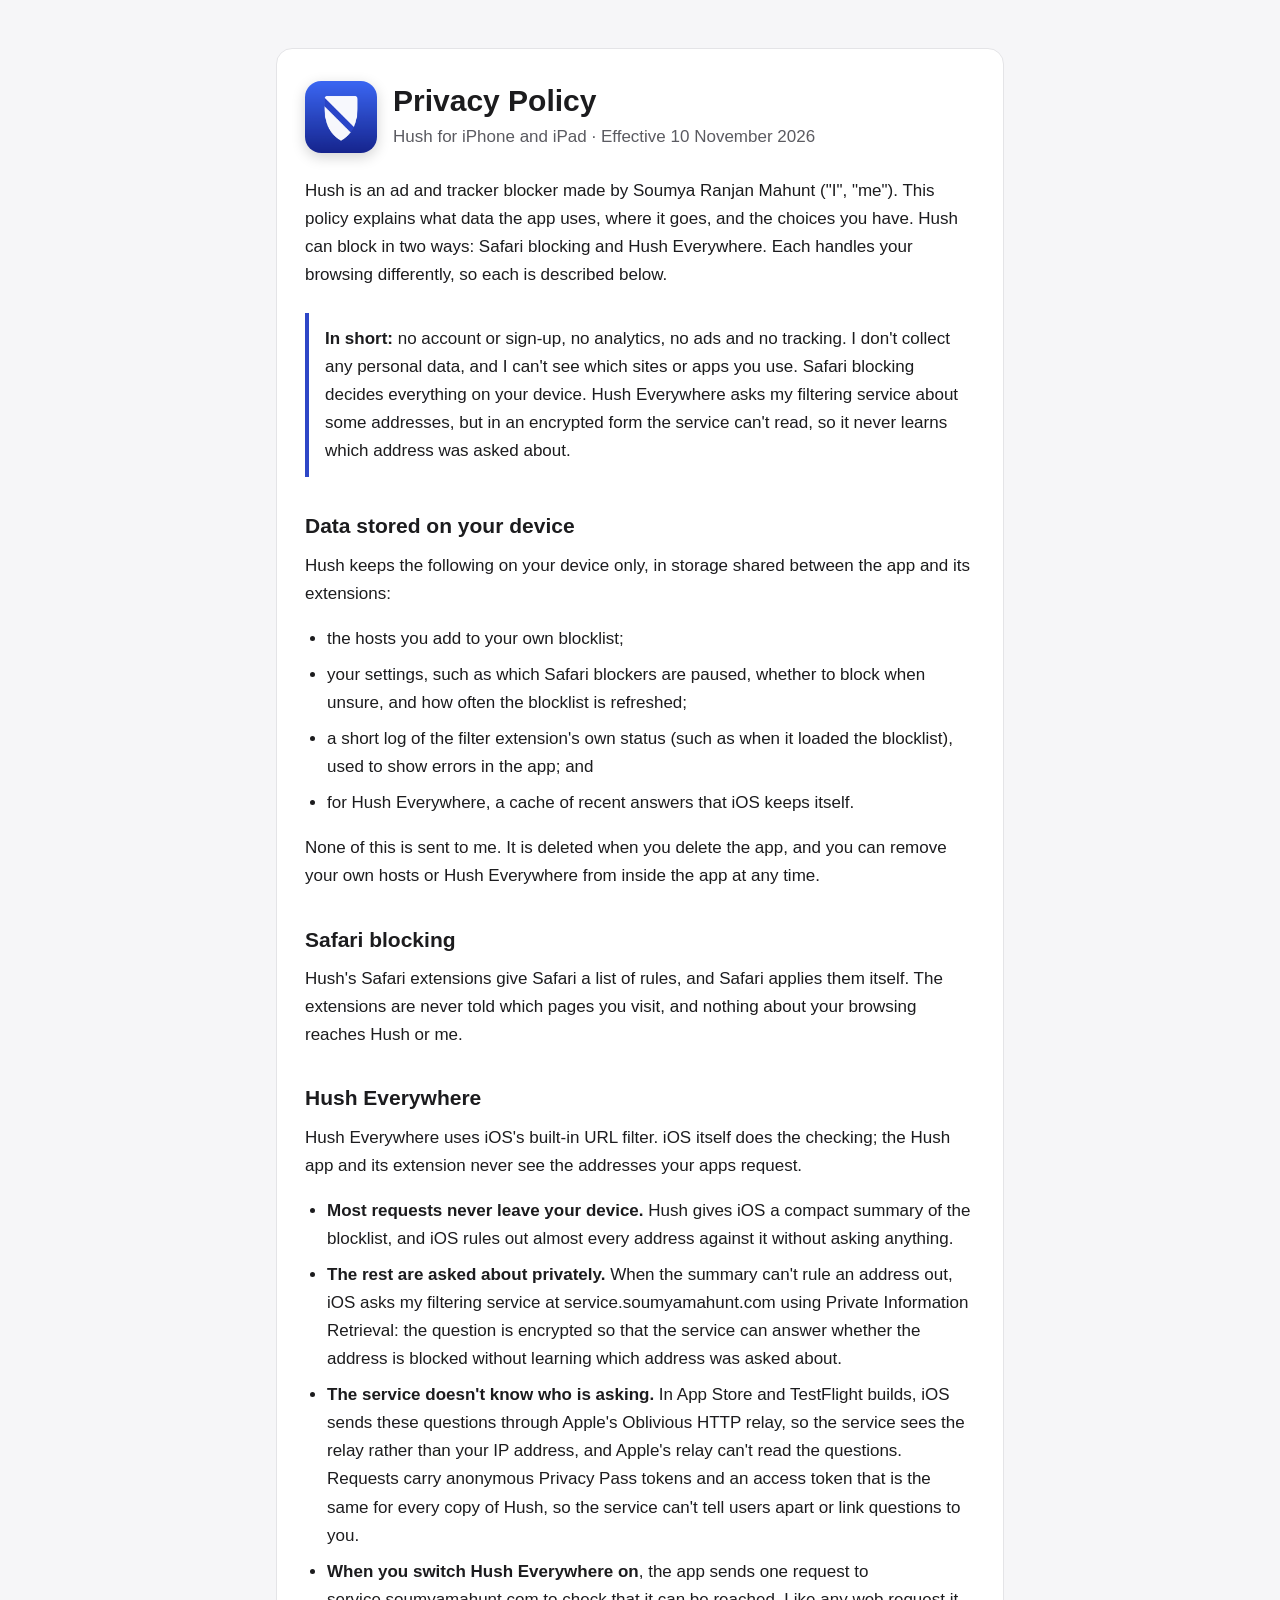
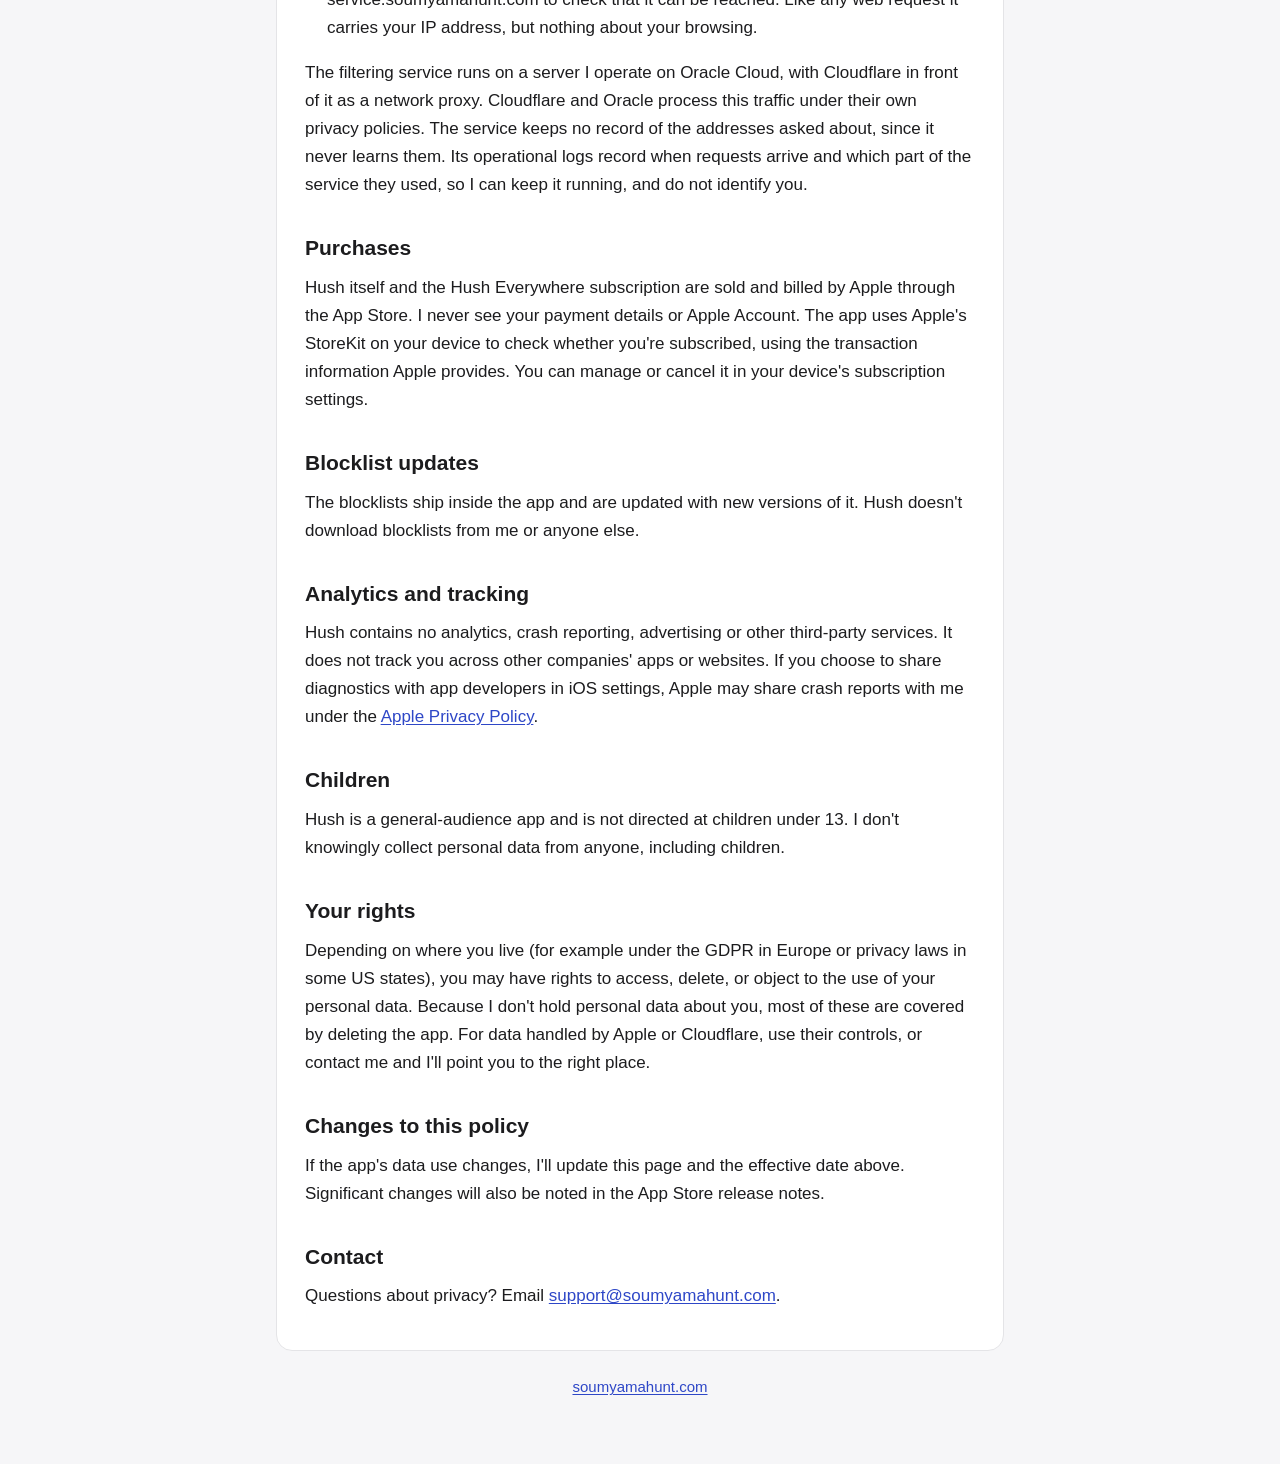
<file: hush/privacy/index.html>
<!DOCTYPE html>
<html lang="en">

<head>
  <meta charset="utf-8">
  <meta name="viewport" content="width=device-width, initial-scale=1">
  <title>Hush Privacy Policy</title>
  <meta name="description" content="How the Hush ad blocker for iOS handles your data.">
  <meta name="color-scheme" content="light dark">
  <link rel="canonical" href="https://soumyamahunt.com/hush/privacy/">
  <link rel="icon" type="image/png" href="../icon.png">
  <link rel="apple-touch-icon" href="../icon.png">
  <style>
    :root {
      --bg: #f6f6f8;
      --surface: #ffffff;
      --text: #1c1c1e;
      --muted: #5b5b61;
      --border: #e4e4e7;
      --accent: #2e47c7;
    }

    @media (prefers-color-scheme: dark) {
      :root {
        --bg: #111113;
        --surface: #1b1b1f;
        --text: #ececef;
        --muted: #a1a1a8;
        --border: #2c2c31;
        --accent: #8fa8ff;
      }
    }

    * { box-sizing: border-box; }

    body {
      margin: 0;
      background: var(--bg);
      color: var(--text);
      font: 17px/1.65 -apple-system, BlinkMacSystemFont, "Segoe UI", Roboto, "Helvetica Neue", Arial, sans-serif;
    }

    main {
      max-width: 760px;
      margin: 0 auto;
      padding: 48px 16px 64px;
    }

    article {
      background: var(--surface);
      border: 1px solid var(--border);
      border-radius: 16px;
      padding: 32px 28px;
    }

    .app {
      display: flex;
      align-items: center;
      gap: 16px;
      margin: 0 0 24px;
    }

    .app img {
      width: 72px;
      height: 72px;
      flex: none;
      /* iOS-style rounded square */
      border-radius: 22.5%;
      box-shadow: 0 4px 14px rgba(0, 0, 0, 0.18);
    }

    .app .meta { margin: 0; }

    h1 { font-size: 30px; line-height: 1.2; margin: 0 0 4px; }
    h2 { font-size: 21px; margin: 32px 0 8px; }
    p, li { margin: 8px 0; }
    ul { padding-left: 22px; }
    a { color: var(--accent); text-underline-offset: 2px; }
    .meta { color: var(--muted); margin: 0 0 24px; }
    .summary {
      border-left: 4px solid var(--accent);
      padding: 4px 16px;
      margin: 24px 0;
      color: var(--text);
    }
    footer { color: var(--muted); text-align: center; font-size: 15px; margin-top: 24px; }

    @media (max-width: 520px) {
      article { padding: 24px 18px; }
      h1 { font-size: 26px; }
      .app img { width: 60px; height: 60px; }
    }
  </style>
</head>

<body>
  <main>
    <article>
      <header class="app">
        <img src="../icon.png" alt="Hush app icon" width="72" height="72">
        <div>
          <h1>Privacy Policy</h1>
          <p class="meta">Hush for iPhone and iPad · Effective 10 November 2026</p>
        </div>
      </header>

      <p>Hush is an ad and tracker blocker made by Soumya Ranjan Mahunt ("I", "me"). This policy explains what data
        the app uses, where it goes, and the choices you have. Hush can block in two ways: Safari blocking and
        Hush Everywhere. Each handles your browsing differently, so each is described below.</p>

      <div class="summary">
        <p><strong>In short:</strong> no account or sign-up, no analytics, no ads and no tracking. I don't collect
          any personal data, and I can't see which sites or apps you use. Safari blocking decides everything on
          your device. Hush Everywhere asks my filtering service about some addresses,
          but in an encrypted form the service can't read, so it never learns which address was asked about.</p>
      </div>

      <h2>Data stored on your device</h2>
      <p>Hush keeps the following on your device only, in storage shared between the app and its extensions:</p>
      <ul>
        <li>the hosts you add to your own blocklist;</li>
        <li>your settings, such as which Safari blockers are paused, whether to block when unsure, and how often
          the blocklist is refreshed;</li>
        <li>a short log of the filter extension's own status (such as when it loaded the blocklist), used to show
          errors in the app; and</li>
        <li>for Hush Everywhere, a cache of recent answers that iOS keeps itself.</li>
      </ul>
      <p>None of this is sent to me. It is deleted when you delete the app, and you can remove your own hosts or
        Hush Everywhere from inside the app at any time.</p>

      <h2>Safari blocking</h2>
      <p>Hush's Safari extensions give Safari a list of rules, and Safari applies them itself. The extensions are
        never told which pages you visit, and nothing about your browsing reaches Hush or me.</p>

      <h2>Hush Everywhere</h2>
      <p>Hush Everywhere uses iOS's built-in URL filter. iOS itself does the checking; the Hush app and its
        extension never see the addresses your apps request.</p>
      <ul>
        <li><strong>Most requests never leave your device.</strong> Hush gives iOS a compact summary of the
          blocklist, and iOS rules out almost every address against it without asking anything.</li>
        <li><strong>The rest are asked about privately.</strong> When the summary can't rule an address out, iOS
          asks my filtering service at service.soumyamahunt.com using Private Information Retrieval: the question
          is encrypted so that the service can answer whether the address is blocked without learning which
          address was asked about.</li>
        <li><strong>The service doesn't know who is asking.</strong> In App Store and TestFlight builds, iOS sends
          these questions through Apple's Oblivious HTTP relay, so the service sees the relay rather than your IP
          address, and Apple's relay can't read the questions. Requests carry anonymous Privacy Pass tokens and an
          access token that is the same for every copy of Hush, so the service can't tell users apart or link
          questions to you.</li>
        <li><strong>When you switch Hush Everywhere on</strong>, the app sends one request to service.soumyamahunt.com
          to check that it can be reached. Like any web request it carries your IP address, but nothing about your
          browsing.</li>
      </ul>
      <p>The filtering service runs on a server I operate on Oracle Cloud, with Cloudflare in front of it as a
        network proxy. Cloudflare and Oracle process this traffic under their own privacy policies. The service
        keeps no record of the addresses asked about, since it never learns them. Its operational logs record when
        requests arrive and which part of the service they used, so I can keep it running, and do not identify
        you.</p>

      <h2>Purchases</h2>
      <p>Hush itself and the Hush Everywhere subscription are sold and billed by Apple through the App Store. I never
        see your payment details or Apple Account. The app
        uses Apple's StoreKit on your device to check whether you're subscribed, using the transaction information
        Apple provides. You can manage or cancel it in your device's subscription settings.</p>

      <h2>Blocklist updates</h2>
      <p>The blocklists ship inside the app and are updated with new versions of it. Hush doesn't download
        blocklists from me or anyone else.</p>

      <h2>Analytics and tracking</h2>
      <p>Hush contains no analytics, crash reporting, advertising or other third-party services. It does not track
        you across other companies' apps or websites. If you choose to share diagnostics with app developers in iOS
        settings, Apple may share crash reports with me under the
        <a href="https://www.apple.com/legal/privacy/" rel="noopener noreferrer">Apple Privacy Policy</a>.</p>

      <h2>Children</h2>
      <p>Hush is a general-audience app and is not directed at children under 13. I don't knowingly collect personal
        data from anyone, including children.</p>

      <h2>Your rights</h2>
      <p>Depending on where you live (for example under the GDPR in Europe or privacy laws in some US states), you
        may have rights to access, delete, or object to the use of your personal data. Because I don't hold personal
        data about you, most of these are covered by deleting the app. For data handled by Apple or Cloudflare, use their controls, or contact me and I'll point you to the right place.</p>

      <h2>Changes to this policy</h2>
      <p>If the app's data use changes, I'll update this page and the effective date above. Significant changes
        will also be noted in the App Store release notes.</p>

      <h2>Contact</h2>
      <p>Questions about privacy? Email <a href="mailto:support@soumyamahunt.com">support@soumyamahunt.com</a>.</p>
    </article>
    <footer><a href="/">soumyamahunt.com</a></footer>
  </main>
</body>

</html>
</file>
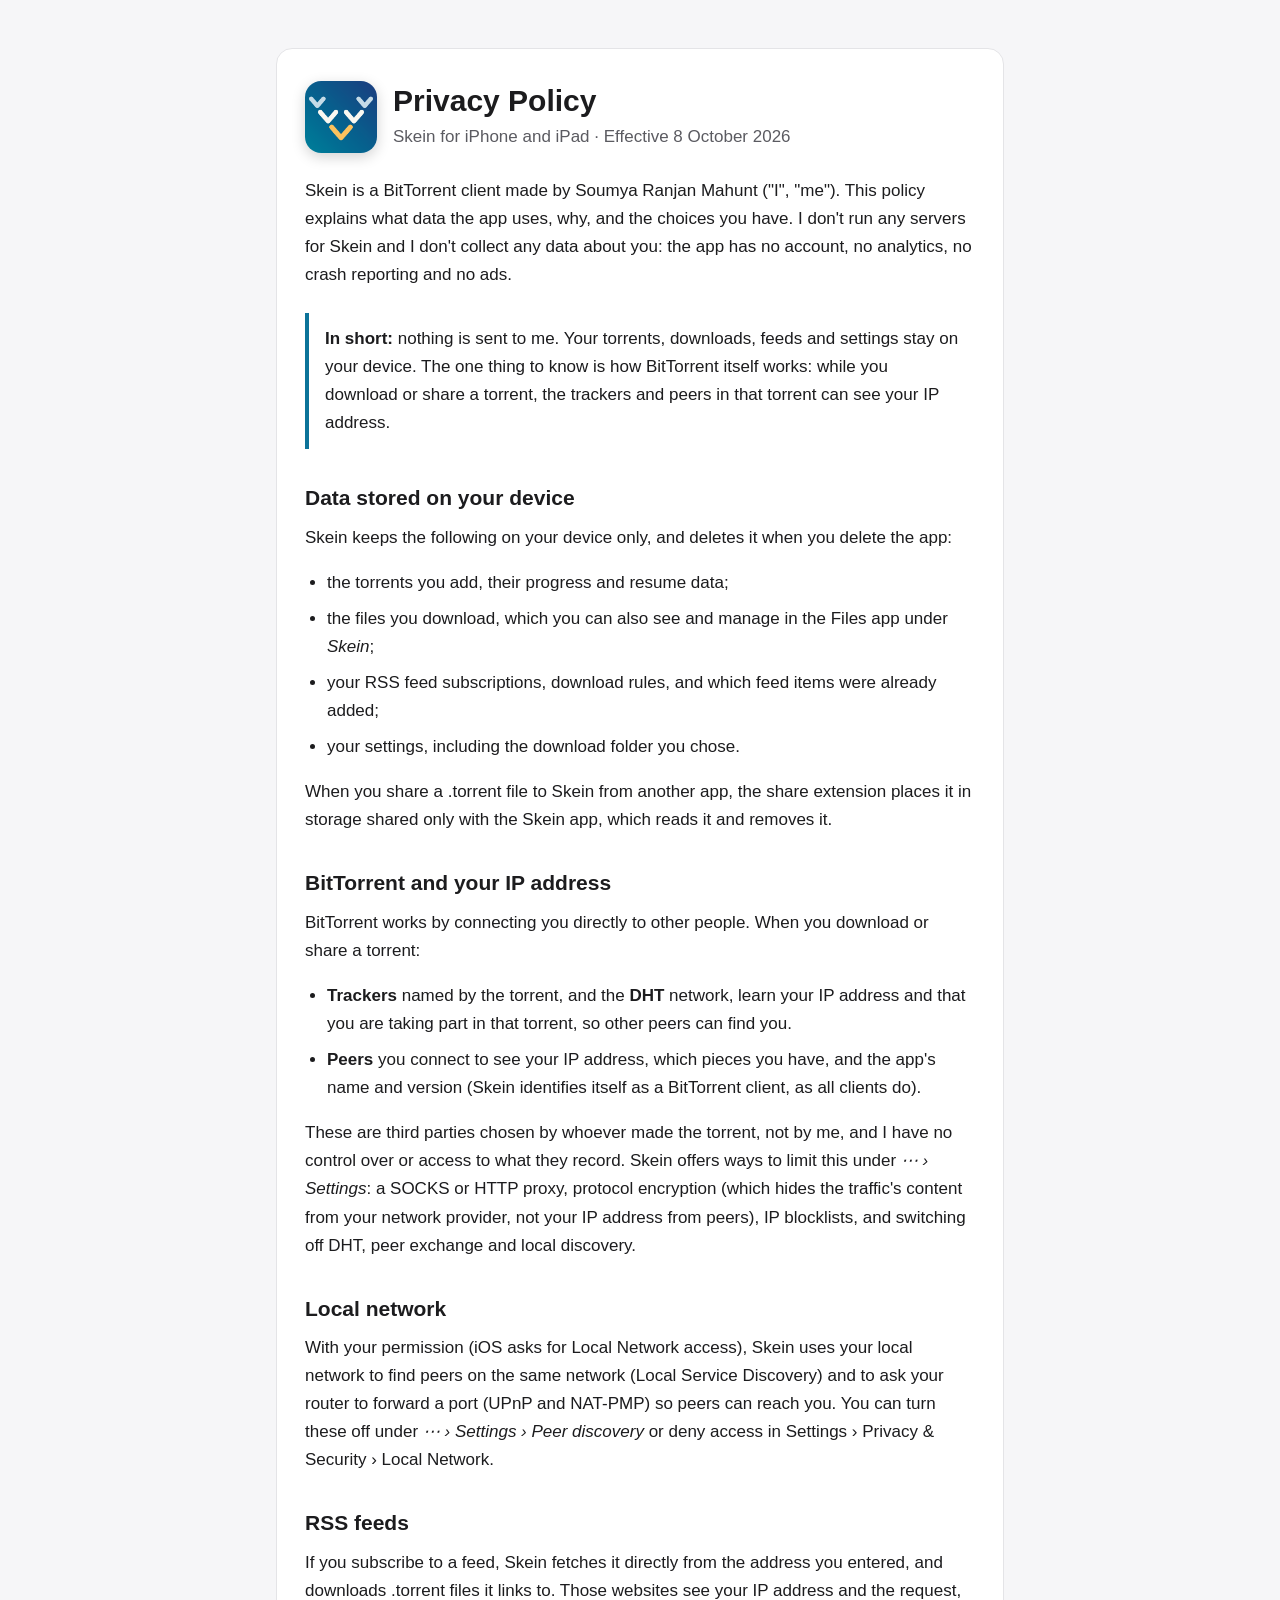
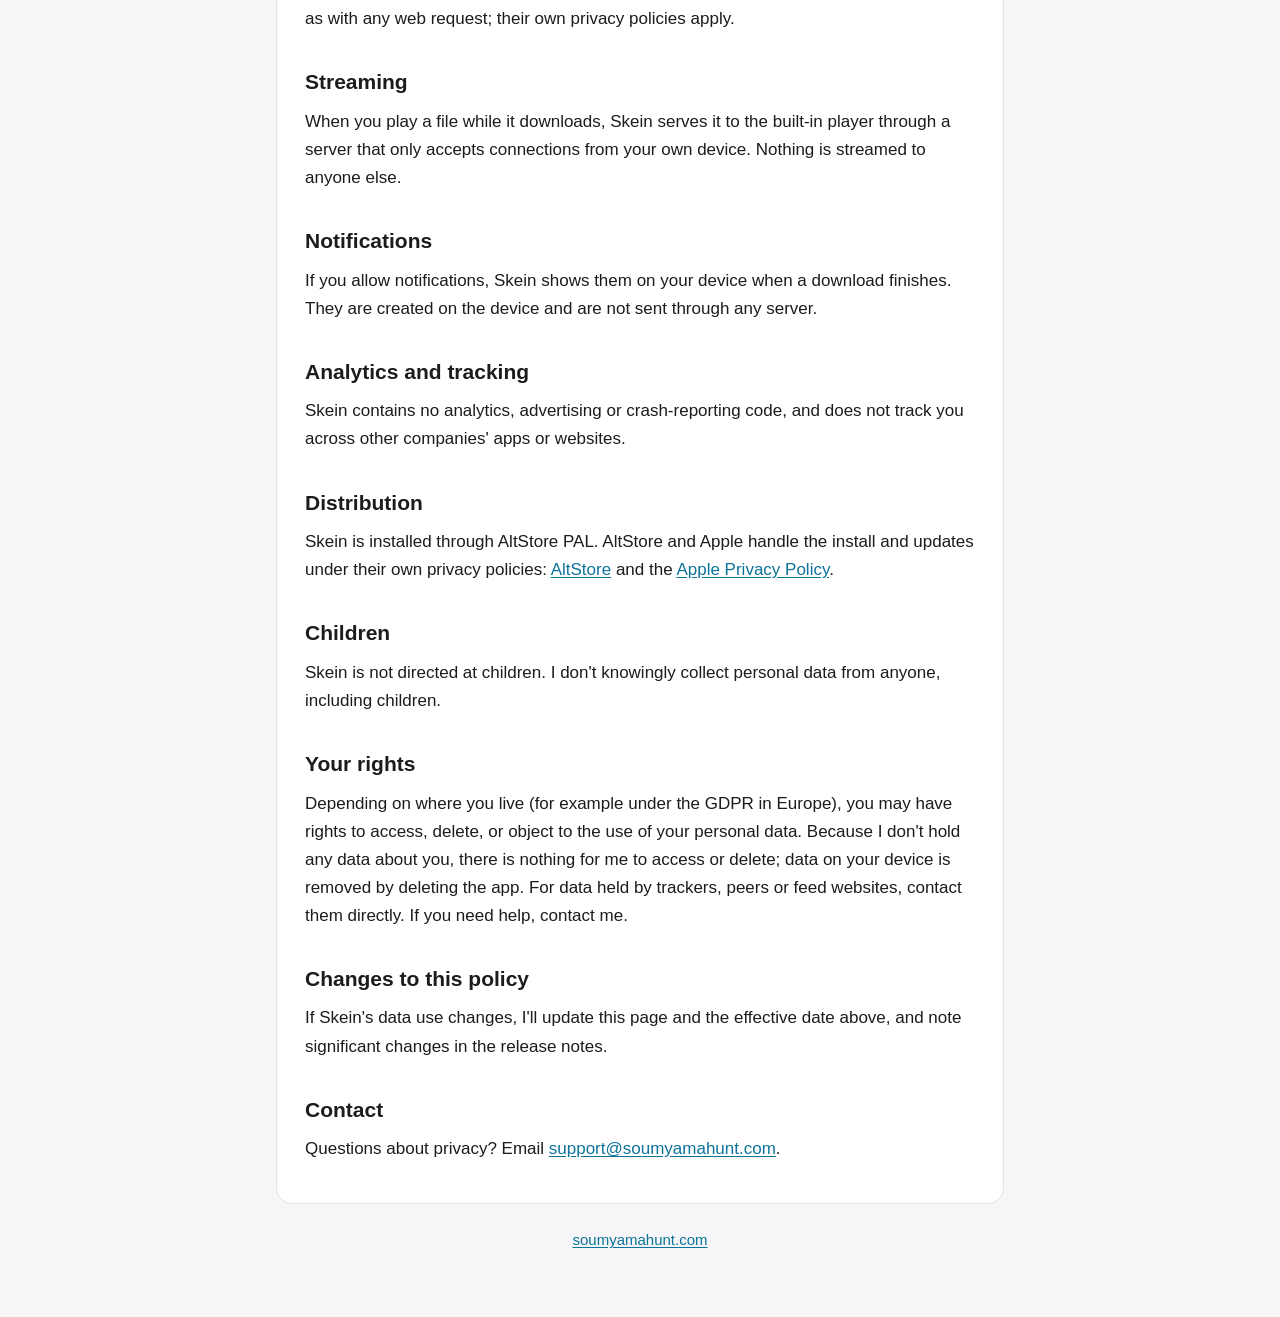
<file: skein/privacy/index.html>
<!DOCTYPE html>
<html lang="en">

<head>
  <meta charset="utf-8">
  <meta name="viewport" content="width=device-width, initial-scale=1">
  <title>Privacy Policy - Skein</title>
  <meta name="description" content="How the Skein BitTorrent client for iPhone and iPad handles your data.">
  <meta name="color-scheme" content="light dark">
  <link rel="canonical" href="https://soumyamahunt.com/skein/privacy/">
  <link rel="icon" type="image/png" href="../icon.png">
  <link rel="apple-touch-icon" href="../icon.png">
  <style>
    :root {
      --bg: #f6f6f8;
      --surface: #ffffff;
      --text: #1c1c1e;
      --muted: #5b5b61;
      --border: #e4e4e7;
      --accent: #0c7399;
    }

    @media (prefers-color-scheme: dark) {
      :root {
        --bg: #111113;
        --surface: #1b1b1f;
        --text: #ececef;
        --muted: #a1a1a8;
        --border: #2c2c31;
        --accent: #5ac7e6;
      }
    }

    * { box-sizing: border-box; }

    body {
      margin: 0;
      background: var(--bg);
      color: var(--text);
      font: 17px/1.65 -apple-system, BlinkMacSystemFont, "Segoe UI", Roboto, "Helvetica Neue", Arial, sans-serif;
    }

    main {
      max-width: 760px;
      margin: 0 auto;
      padding: 48px 16px 64px;
    }

    article {
      background: var(--surface);
      border: 1px solid var(--border);
      border-radius: 16px;
      padding: 32px 28px;
    }

    .app {
      display: flex;
      align-items: center;
      gap: 16px;
      margin: 0 0 24px;
    }

    .app img {
      width: 72px;
      height: 72px;
      flex: none;
      /* iOS-style rounded square */
      border-radius: 22.5%;
      box-shadow: 0 4px 14px rgba(0, 0, 0, 0.18);
    }

    .app .meta { margin: 0; }

    h1 { font-size: 30px; line-height: 1.2; margin: 0 0 4px; }
    h2 { font-size: 21px; margin: 32px 0 8px; }
    p, li { margin: 8px 0; }
    ul { padding-left: 22px; }
    a { color: var(--accent); text-underline-offset: 2px; }
    .meta { color: var(--muted); margin: 0 0 24px; }
    .summary {
      border-left: 4px solid var(--accent);
      padding: 4px 16px;
      margin: 24px 0;
      color: var(--text);
    }
    footer { color: var(--muted); text-align: center; font-size: 15px; margin-top: 24px; }

    @media (max-width: 520px) {
      article { padding: 24px 18px; }
      h1 { font-size: 26px; }
      .app img { width: 60px; height: 60px; }
    }
  </style>
</head>

<body>
  <main>
    <article>
      <header class="app">
        <img src="../icon.png" alt="Skein app icon" width="72" height="72">
        <div>
          <h1>Privacy Policy</h1>
          <p class="meta">Skein for iPhone and iPad · Effective 8 October 2026</p>
        </div>
      </header>

      <p>Skein is a BitTorrent client made by Soumya Ranjan Mahunt ("I", "me"). This policy explains what data the
        app uses, why, and the choices you have. I don't run any servers for Skein and I don't collect any data about
        you: the app has no account, no analytics, no crash reporting and no ads.</p>

      <div class="summary">
        <p><strong>In short:</strong> nothing is sent to me. Your torrents, downloads, feeds and settings stay on your
          device. The one thing to know is how BitTorrent itself works: while you download or share a torrent, the
          trackers and peers in that torrent can see your IP address.</p>
      </div>

      <h2>Data stored on your device</h2>
      <p>Skein keeps the following on your device only, and deletes it when you delete the app:</p>
      <ul>
        <li>the torrents you add, their progress and resume data;</li>
        <li>the files you download, which you can also see and manage in the Files app under <em>Skein</em>;</li>
        <li>your RSS feed subscriptions, download rules, and which feed items were already added;</li>
        <li>your settings, including the download folder you chose.</li>
      </ul>
      <p>When you share a .torrent file to Skein from another app, the share extension places it in storage shared
        only with the Skein app, which reads it and removes it.</p>

      <h2>BitTorrent and your IP address</h2>
      <p>BitTorrent works by connecting you directly to other people. When you download or share a torrent:</p>
      <ul>
        <li><strong>Trackers</strong> named by the torrent, and the <strong>DHT</strong> network, learn your IP
          address and that you are taking part in that torrent, so other peers can find you.</li>
        <li><strong>Peers</strong> you connect to see your IP address, which pieces you have, and the app's name and
          version (Skein identifies itself as a BitTorrent client, as all clients do).</li>
      </ul>
      <p>These are third parties chosen by whoever made the torrent, not by me, and I have no control over or access
        to what they record. Skein offers ways to limit this under <em>⋯ › Settings</em>: a SOCKS or HTTP proxy, protocol encryption
        (which hides the traffic's content from your network provider, not your IP address from peers), IP blocklists,
        and switching off DHT, peer exchange and local discovery.</p>

      <h2>Local network</h2>
      <p>With your permission (iOS asks for Local Network access), Skein uses your local network to find peers on the
        same network (Local Service Discovery) and to ask your router to forward a port (UPnP and NAT-PMP) so peers
        can reach you. You can turn these off under <em>⋯ › Settings › Peer discovery</em> or deny access in Settings › Privacy &amp; Security ›
        Local Network.</p>

      <h2>RSS feeds</h2>
      <p>If you subscribe to a feed, Skein fetches it directly from the address you entered, and downloads .torrent
        files it links to. Those websites see your IP address and the request, as with any web request; their own
        privacy policies apply.</p>

      <h2>Streaming</h2>
      <p>When you play a file while it downloads, Skein serves it to the built-in player through a server that only
        accepts connections from your own device. Nothing is streamed to anyone else.</p>

      <h2>Notifications</h2>
      <p>If you allow notifications, Skein shows them on your device when a download finishes. They are created on
        the device and are not sent through any server.</p>

      <h2>Analytics and tracking</h2>
      <p>Skein contains no analytics, advertising or crash-reporting code, and does not track you across other
        companies' apps or websites.</p>

      <h2>Distribution</h2>
      <p>Skein is installed through AltStore PAL. AltStore and Apple handle the install and updates under their own
        privacy policies: <a href="https://altstore.io" rel="noopener noreferrer">AltStore</a> and the
        <a href="https://www.apple.com/legal/privacy/" rel="noopener noreferrer">Apple Privacy Policy</a>.</p>

      <h2>Children</h2>
      <p>Skein is not directed at children. I don't knowingly collect personal data from anyone, including
        children.</p>

      <h2>Your rights</h2>
      <p>Depending on where you live (for example under the GDPR in Europe), you may have rights to access, delete,
        or object to the use of your personal data. Because I don't hold any data about you, there is nothing for me
        to access or delete; data on your device is removed by deleting the app. For data held by trackers, peers or
        feed websites, contact them directly. If you need help, contact me.</p>

      <h2>Changes to this policy</h2>
      <p>If Skein's data use changes, I'll update this page and the effective date above, and note significant
        changes in the release notes.</p>

      <h2>Contact</h2>
      <p>Questions about privacy? Email <a href="mailto:support@soumyamahunt.com">support@soumyamahunt.com</a>.</p>
    </article>
    <footer><a href="/">soumyamahunt.com</a></footer>
  </main>
</body>

</html>
</file>
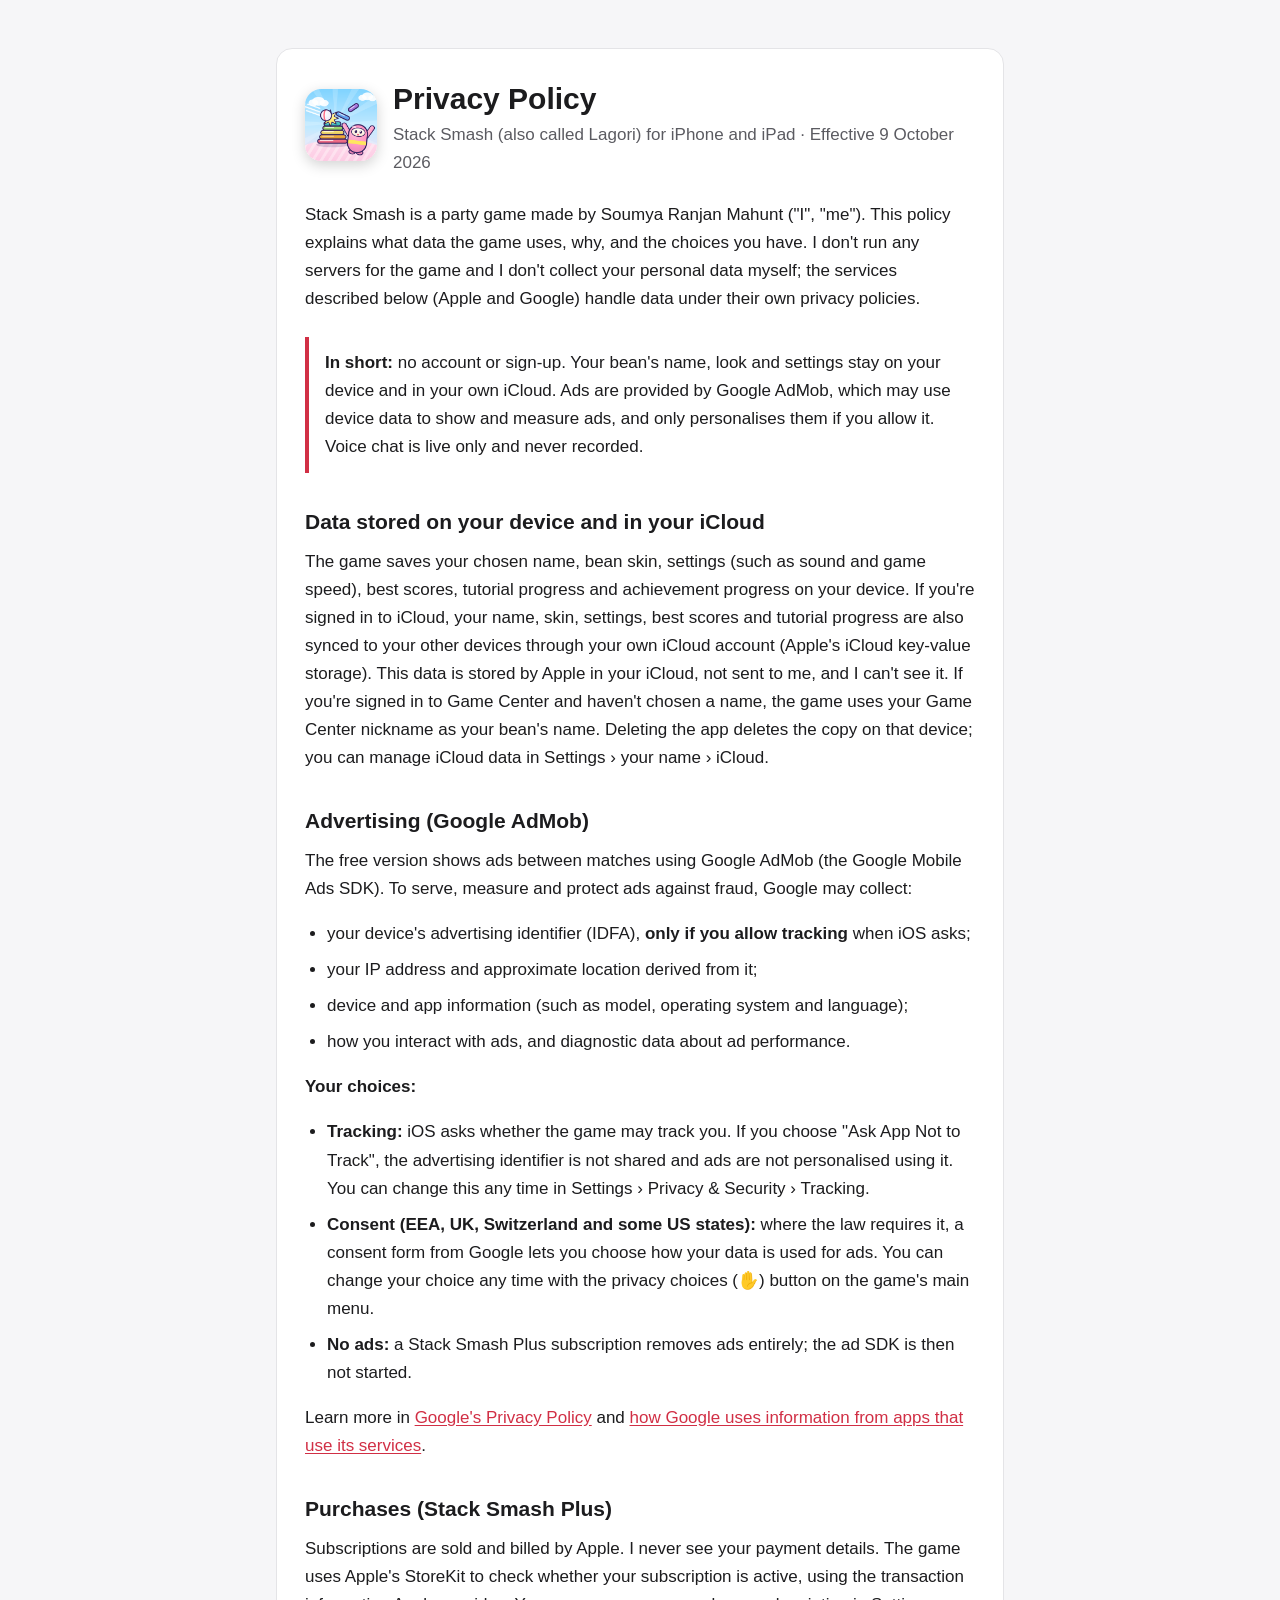
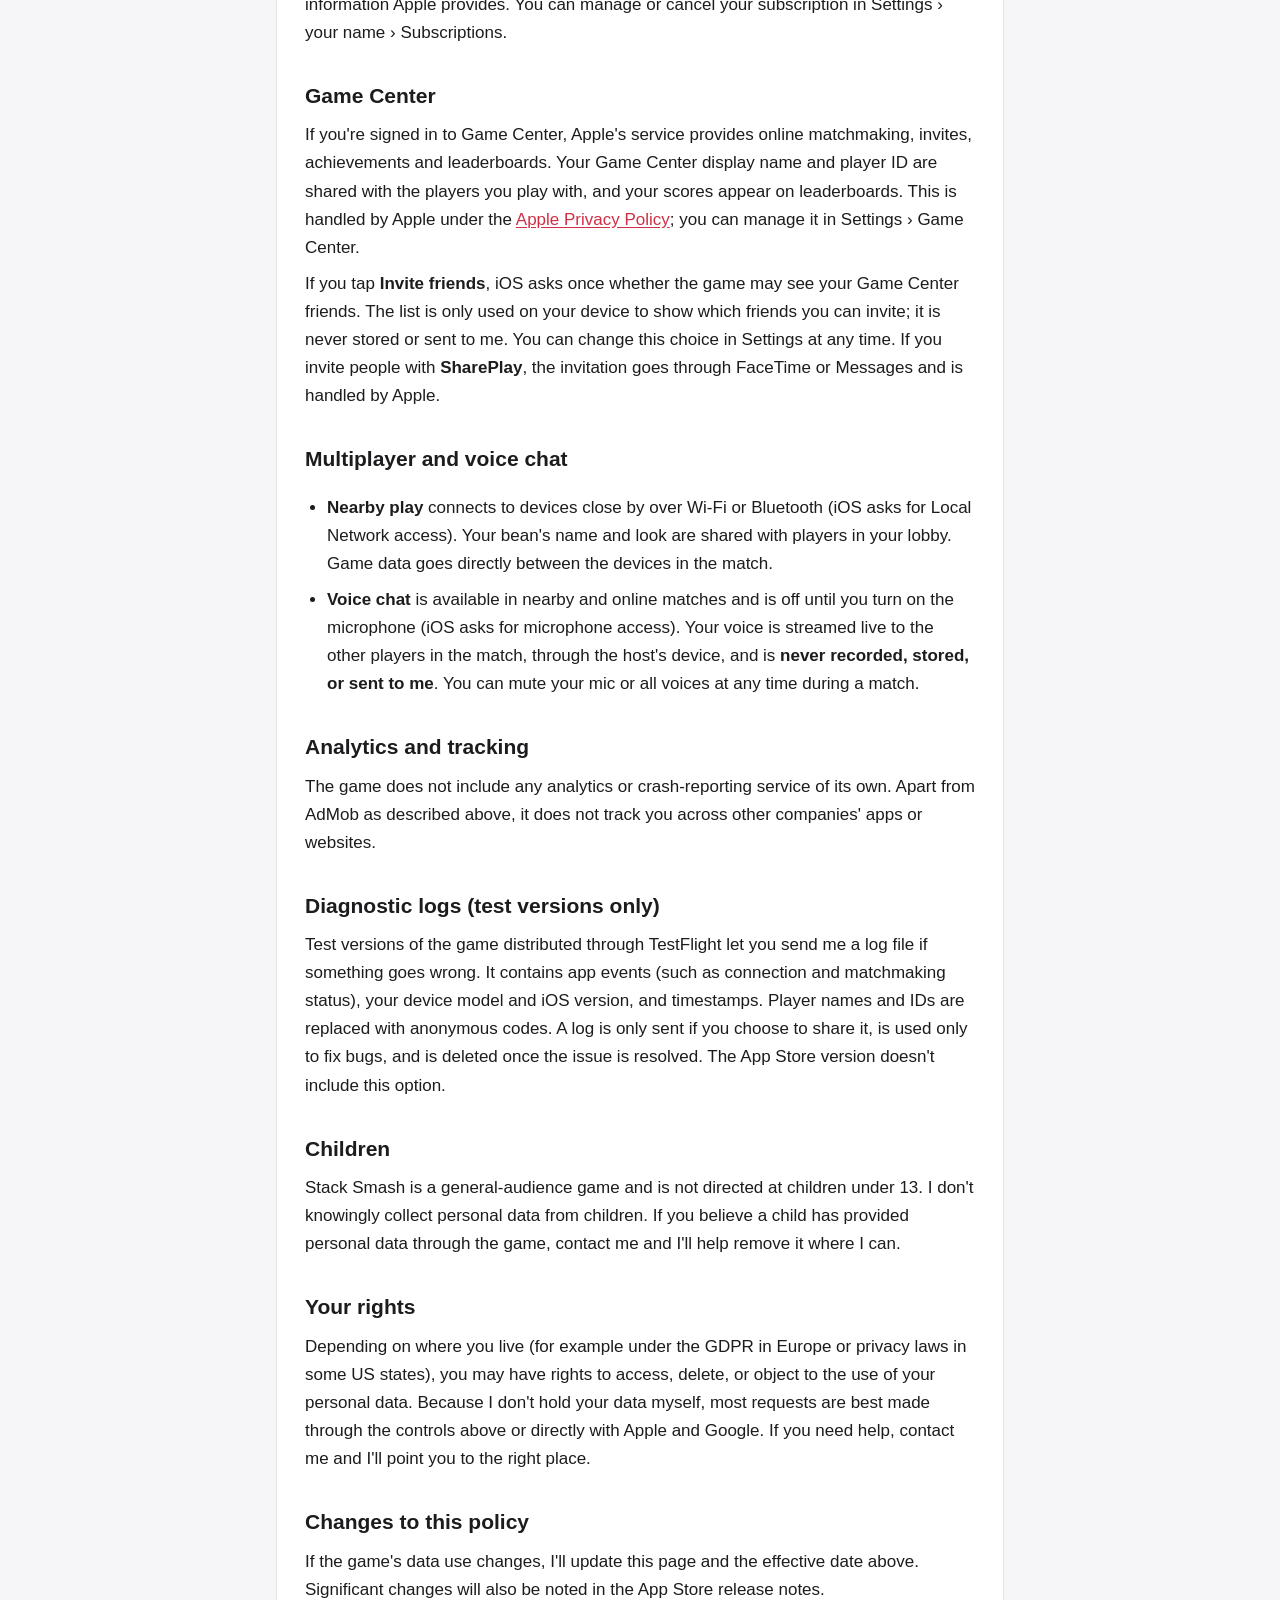
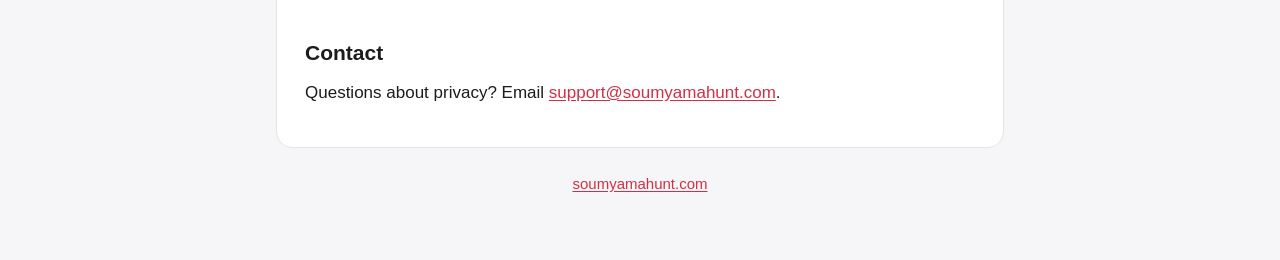
<file: stack-smash/privacy/index.html>
<!DOCTYPE html>
<html lang="en">

<head>
  <meta charset="utf-8">
  <meta name="viewport" content="width=device-width, initial-scale=1">
  <title>Privacy Policy - Stack Smash (Lagori)</title>
  <meta name="description" content="How the Stack Smash (Lagori) iOS game handles your data.">
  <meta name="color-scheme" content="light dark">
  <link rel="canonical" href="https://soumyamahunt.com/stack-smash/privacy/">
  <link rel="icon" type="image/png" href="../icon.png">
  <link rel="apple-touch-icon" href="../icon.png">
  <style>
    :root {
      --bg: #f6f6f8;
      --surface: #ffffff;
      --text: #1c1c1e;
      --muted: #5b5b61;
      --border: #e4e4e7;
      --accent: #d12f45;
    }

    @media (prefers-color-scheme: dark) {
      :root {
        --bg: #111113;
        --surface: #1b1b1f;
        --text: #ececef;
        --muted: #a1a1a8;
        --border: #2c2c31;
        --accent: #ff5a6e;
      }
    }

    * { box-sizing: border-box; }

    body {
      margin: 0;
      background: var(--bg);
      color: var(--text);
      font: 17px/1.65 -apple-system, BlinkMacSystemFont, "Segoe UI", Roboto, "Helvetica Neue", Arial, sans-serif;
    }

    main {
      max-width: 760px;
      margin: 0 auto;
      padding: 48px 16px 64px;
    }

    article {
      background: var(--surface);
      border: 1px solid var(--border);
      border-radius: 16px;
      padding: 32px 28px;
    }

    .app {
      display: flex;
      align-items: center;
      gap: 16px;
      margin: 0 0 24px;
    }

    .app img {
      width: 72px;
      height: 72px;
      flex: none;
      /* iOS-style rounded square */
      border-radius: 22.5%;
      box-shadow: 0 4px 14px rgba(0, 0, 0, 0.18);
    }

    .app .meta { margin: 0; }

    h1 { font-size: 30px; line-height: 1.2; margin: 0 0 4px; }
    h2 { font-size: 21px; margin: 32px 0 8px; }
    p, li { margin: 8px 0; }
    ul { padding-left: 22px; }
    a { color: var(--accent); text-underline-offset: 2px; }
    .meta { color: var(--muted); margin: 0 0 24px; }
    .summary {
      border-left: 4px solid var(--accent);
      padding: 4px 16px;
      margin: 24px 0;
      color: var(--text);
    }
    footer { color: var(--muted); text-align: center; font-size: 15px; margin-top: 24px; }

    @media (max-width: 520px) {
      article { padding: 24px 18px; }
      h1 { font-size: 26px; }
      .app img { width: 60px; height: 60px; }
    }
  </style>
</head>

<body>
  <main>
    <article>
      <header class="app">
        <picture>
          <source srcset="../icon-dark.png" media="(prefers-color-scheme: dark)">
          <img src="../icon.png" alt="Stack Smash app icon" width="72" height="72">
        </picture>
        <div>
          <h1>Privacy Policy</h1>
          <p class="meta">Stack Smash (also called Lagori) for iPhone and iPad · Effective 9 October 2026</p>
        </div>
      </header>

      <p>Stack Smash is a party game made by Soumya Ranjan Mahunt ("I", "me"). This policy explains what data the
        game uses, why, and the choices you have. I don't run any servers for the game and I don't collect your
        personal data myself; the services described below (Apple and Google) handle data under their own privacy
        policies.</p>

      <div class="summary">
        <p><strong>In short:</strong> no account or sign-up. Your bean's name, look and settings stay on your
          device and in your own iCloud. Ads are provided by Google AdMob, which may use device data to show and measure ads, and only
          personalises them if you allow it. Voice chat is live only and never recorded.</p>
      </div>

      <h2>Data stored on your device and in your iCloud</h2>
      <p>The game saves your chosen name, bean skin, settings (such as sound and game speed), best scores,
        tutorial progress and achievement progress on your device. If you're signed in to iCloud, your name, skin,
        settings, best scores and tutorial progress are also synced to your other devices through your own iCloud
        account (Apple's iCloud key-value storage). This data is stored by Apple in your iCloud, not sent to me, and
        I can't see it. If you're signed in to Game Center and haven't chosen a name, the game uses your Game Center
        nickname as your bean's name. Deleting the app deletes the copy on that device; you can manage iCloud data in
        Settings › your name › iCloud.</p>

      <h2>Advertising (Google AdMob)</h2>
      <p>The free version shows ads between matches using Google AdMob (the Google Mobile Ads SDK). To serve,
        measure and protect ads against fraud, Google may collect:</p>
      <ul>
        <li>your device's advertising identifier (IDFA), <strong>only if you allow tracking</strong> when iOS asks;</li>
        <li>your IP address and approximate location derived from it;</li>
        <li>device and app information (such as model, operating system and language);</li>
        <li>how you interact with ads, and diagnostic data about ad performance.</li>
      </ul>
      <p><strong>Your choices:</strong></p>
      <ul>
        <li><strong>Tracking:</strong> iOS asks whether the game may track you. If you choose "Ask App Not to Track",
          the advertising identifier is not shared and ads are not personalised using it. You can change this any
          time in Settings › Privacy &amp; Security › Tracking.</li>
        <li><strong>Consent (EEA, UK, Switzerland and some US states):</strong> where the law requires it, a consent
          form from Google lets you choose how your data is used for ads. You can change your choice any time with
          the privacy choices (✋) button on the game's main menu.</li>
        <li><strong>No ads:</strong> a Stack Smash Plus subscription removes ads entirely; the ad SDK is then not
          started.</li>
      </ul>
      <p>Learn more in <a href="https://policies.google.com/privacy" rel="noopener noreferrer">Google's Privacy
          Policy</a> and <a href="https://policies.google.com/technologies/partner-sites" rel="noopener noreferrer">how
          Google uses information from apps that use its services</a>.</p>

      <h2>Purchases (Stack Smash Plus)</h2>
      <p>Subscriptions are sold and billed by Apple. I never see your payment details. The game uses Apple's
        StoreKit to check whether your subscription is active, using the transaction information Apple provides.
        You can manage or cancel your subscription in Settings › your name › Subscriptions.</p>

      <h2>Game Center</h2>
      <p>If you're signed in to Game Center, Apple's service provides online matchmaking, invites, achievements and
        leaderboards. Your Game Center display name and player ID are shared with the players you play with, and
        your scores appear on leaderboards. This is handled by Apple under the
        <a href="https://www.apple.com/legal/privacy/" rel="noopener noreferrer">Apple Privacy Policy</a>; you can
        manage it in Settings › Game Center.</p>
      <p>If you tap <strong>Invite friends</strong>, iOS asks once whether the game may see your Game Center
        friends. The list is only used on your device to show which friends you can invite; it is never stored or
        sent to me. You can change this choice in Settings at any time. If you invite people with
        <strong>SharePlay</strong>, the invitation goes through FaceTime or Messages and is handled by Apple.</p>

      <h2>Multiplayer and voice chat</h2>
      <ul>
        <li><strong>Nearby play</strong> connects to devices close by over Wi-Fi or Bluetooth (iOS asks for Local
          Network access). Your bean's name and look are shared with players in your lobby. Game data goes directly
          between the devices in the match.</li>
        <li><strong>Voice chat</strong> is available in nearby and online matches and is off until you turn on the
          microphone (iOS asks for microphone access). Your voice is streamed live to the other players in the
          match, through the host's device, and is <strong>never recorded, stored, or sent to me</strong>. You can
          mute your mic or all voices at any time during a match.</li>
      </ul>

      <h2>Analytics and tracking</h2>
      <p>The game does not include any analytics or crash-reporting service of its own. Apart from AdMob as
        described above, it does not track you across other companies' apps or websites.</p>

      <h2>Diagnostic logs (test versions only)</h2>
      <p>Test versions of the game distributed through TestFlight let you send me a log file if something goes
        wrong. It contains app events (such as connection and matchmaking status), your device model and iOS
        version, and timestamps. Player names and IDs are replaced with anonymous codes. A log is only sent if you
        choose to share it, is used only to fix bugs, and is deleted once the issue is resolved. The App Store
        version doesn't include this option.</p>

      <h2>Children</h2>
      <p>Stack Smash is a general-audience game and is not directed at children under 13. I don't knowingly collect
        personal data from children. If you believe a child has provided personal data through the game, contact me
        and I'll help remove it where I can.</p>

      <h2>Your rights</h2>
      <p>Depending on where you live (for example under the GDPR in Europe or privacy laws in some US states), you
        may have rights to access, delete, or object to the use of your personal data. Because I don't hold your data
        myself, most requests are best made through the controls above or directly with Apple and Google. If you
        need help, contact me and I'll point you to the right place.</p>

      <h2>Changes to this policy</h2>
      <p>If the game's data use changes, I'll update this page and the effective date above. Significant changes
        will also be noted in the App Store release notes.</p>

      <h2>Contact</h2>
      <p>Questions about privacy? Email <a href="mailto:support@soumyamahunt.com">support@soumyamahunt.com</a>.</p>
    </article>
    <footer><a href="/">soumyamahunt.com</a></footer>
  </main>
</body>

</html>
</file>
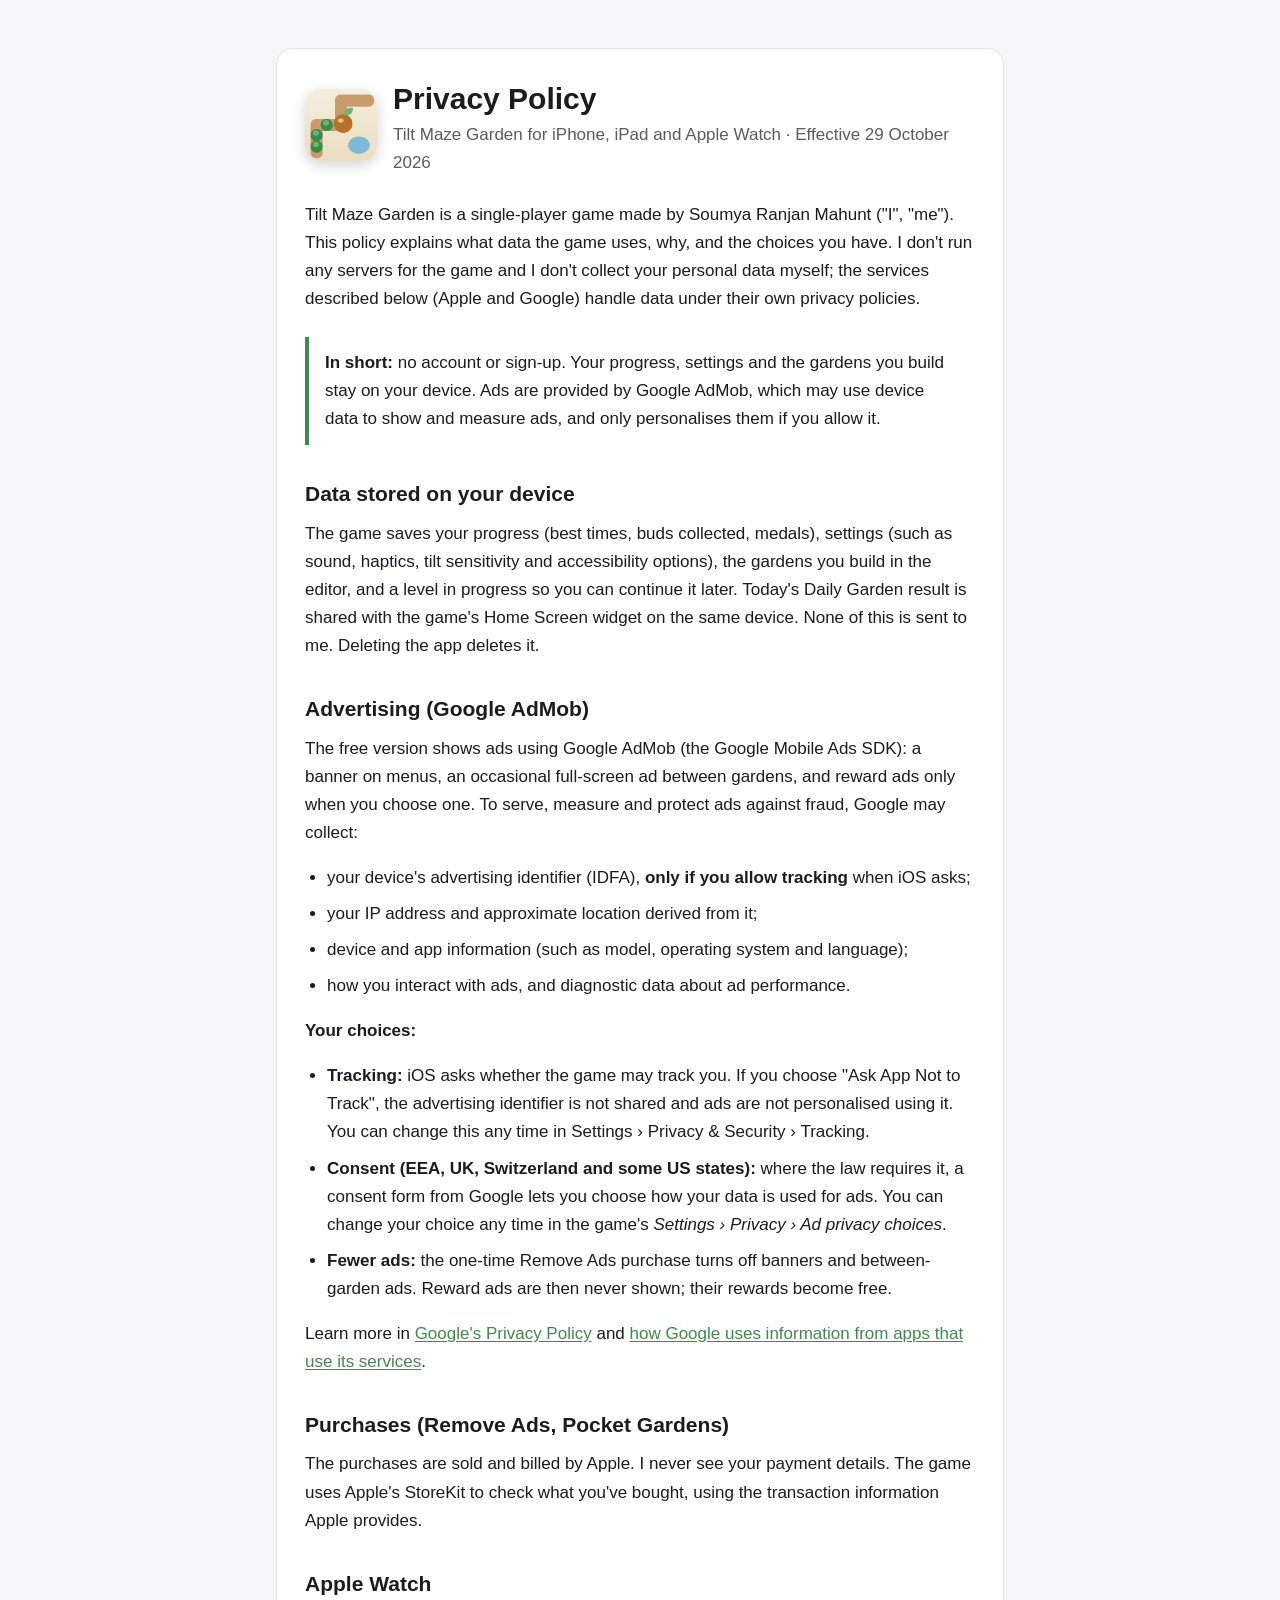
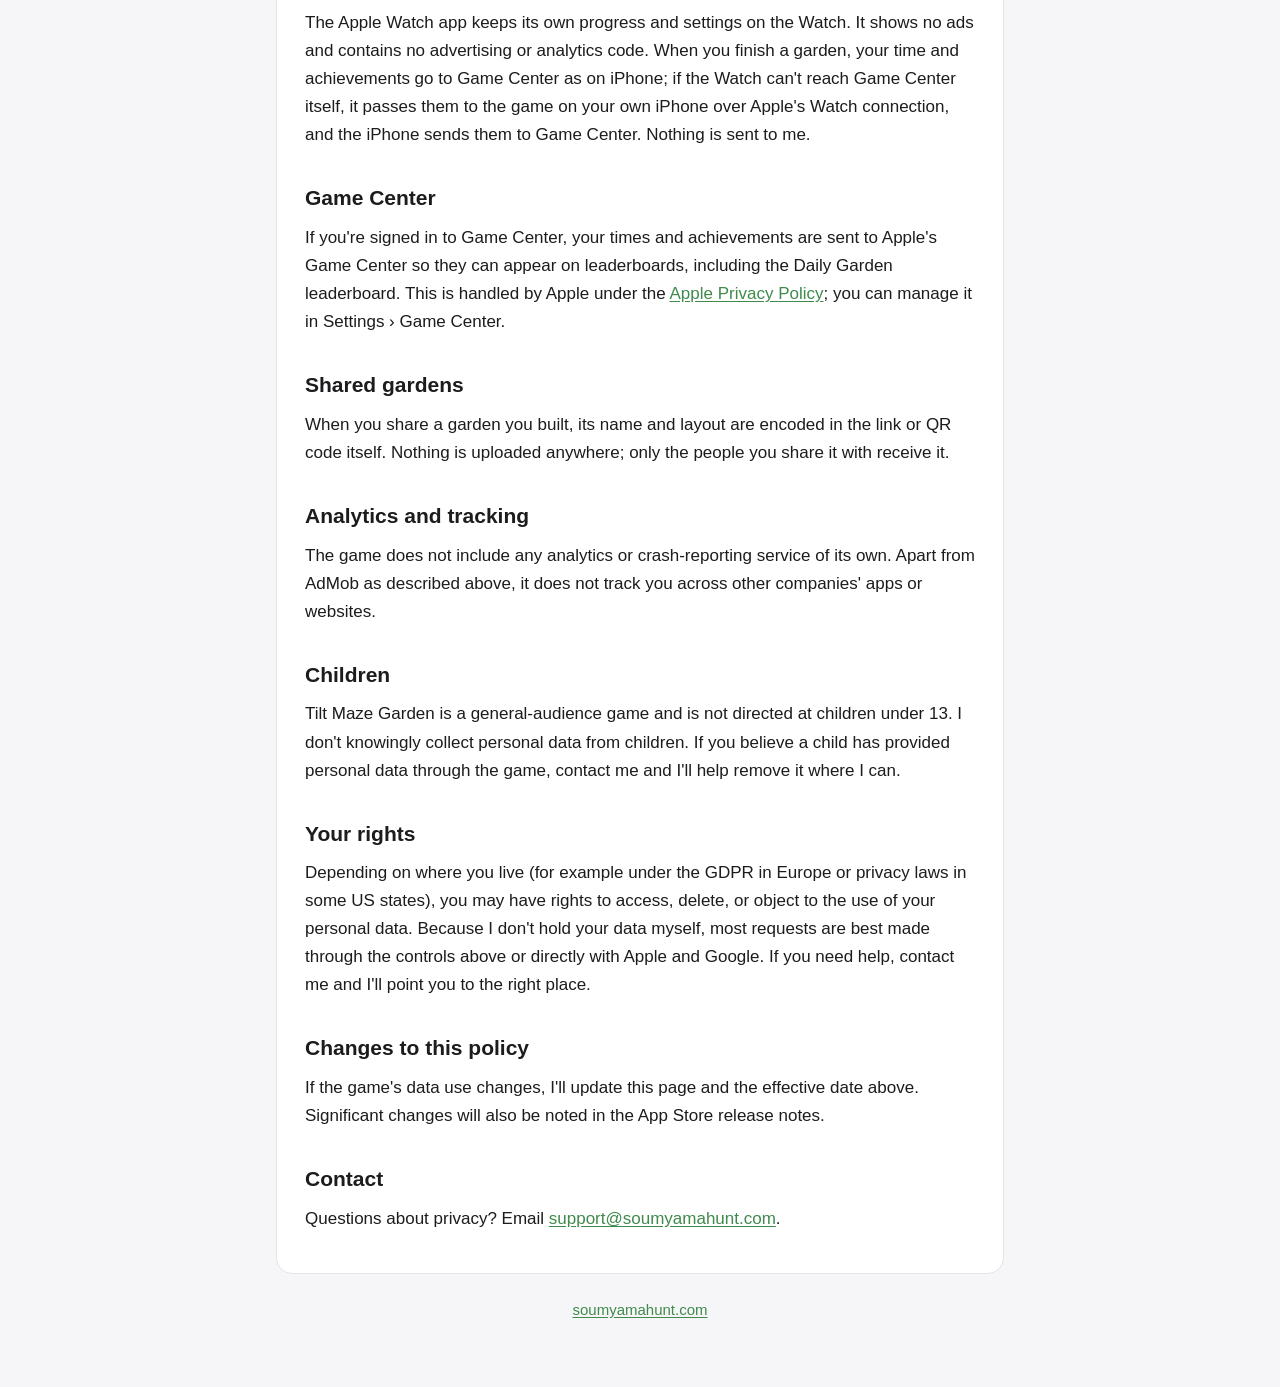
<file: tilt-maze-garden/privacy/index.html>
<!DOCTYPE html>
<html lang="en">

<head>
  <meta charset="utf-8">
  <meta name="viewport" content="width=device-width, initial-scale=1">
  <title>Privacy Policy - Tilt Maze Garden</title>
  <meta name="description" content="How the Tilt Maze Garden iOS game handles your data.">
  <meta name="color-scheme" content="light dark">
  <link rel="canonical" href="https://soumyamahunt.com/tilt-maze-garden/privacy/">
  <link rel="icon" type="image/png" href="../icon.png">
  <link rel="apple-touch-icon" href="../icon.png">
  <style>
    :root {
      --bg: #f6f6f8;
      --surface: #ffffff;
      --text: #1c1c1e;
      --muted: #5b5b61;
      --border: #e4e4e7;
      --accent: #3f8a4c;
    }

    @media (prefers-color-scheme: dark) {
      :root {
        --bg: #111113;
        --surface: #1b1b1f;
        --text: #ececef;
        --muted: #a1a1a8;
        --border: #2c2c31;
        --accent: #6db46a;
      }
    }

    * { box-sizing: border-box; }

    body {
      margin: 0;
      background: var(--bg);
      color: var(--text);
      font: 17px/1.65 -apple-system, BlinkMacSystemFont, "Segoe UI", Roboto, "Helvetica Neue", Arial, sans-serif;
    }

    main {
      max-width: 760px;
      margin: 0 auto;
      padding: 48px 16px 64px;
    }

    article {
      background: var(--surface);
      border: 1px solid var(--border);
      border-radius: 16px;
      padding: 32px 28px;
    }

    .app {
      display: flex;
      align-items: center;
      gap: 16px;
      margin: 0 0 24px;
    }

    .app img {
      width: 72px;
      height: 72px;
      flex: none;
      /* iOS-style rounded square */
      border-radius: 22.5%;
      box-shadow: 0 4px 14px rgba(0, 0, 0, 0.18);
    }

    .app .meta { margin: 0; }

    h1 { font-size: 30px; line-height: 1.2; margin: 0 0 4px; }
    h2 { font-size: 21px; margin: 32px 0 8px; }
    p, li { margin: 8px 0; }
    ul { padding-left: 22px; }
    a { color: var(--accent); text-underline-offset: 2px; }
    .meta { color: var(--muted); margin: 0 0 24px; }
    .summary {
      border-left: 4px solid var(--accent);
      padding: 4px 16px;
      margin: 24px 0;
      color: var(--text);
    }
    footer { color: var(--muted); text-align: center; font-size: 15px; margin-top: 24px; }

    @media (max-width: 520px) {
      article { padding: 24px 18px; }
      h1 { font-size: 26px; }
      .app img { width: 60px; height: 60px; }
    }
  </style>
</head>

<body>
  <main>
    <article>
      <header class="app">
        <picture>
          <source srcset="../icon-dark.png" media="(prefers-color-scheme: dark)">
          <img src="../icon.png" alt="Tilt Maze Garden app icon" width="72" height="72">
        </picture>
        <div>
          <h1>Privacy Policy</h1>
          <p class="meta">Tilt Maze Garden for iPhone, iPad and Apple Watch · Effective 29 October 2026</p>
        </div>
      </header>

      <p>Tilt Maze Garden is a single-player game made by Soumya Ranjan Mahunt ("I", "me"). This policy explains what
        data the game uses, why, and the choices you have. I don't run any servers for the game and I don't collect
        your personal data myself; the services described below (Apple and Google) handle data under their own privacy
        policies.</p>

      <div class="summary">
        <p><strong>In short:</strong> no account or sign-up. Your progress, settings and the gardens you build stay
          on your device. Ads are provided by Google AdMob, which may use device data to show and measure ads, and only
          personalises them if you allow it.</p>
      </div>

      <h2>Data stored on your device</h2>
      <p>The game saves your progress (best times, buds collected, medals), settings (such as sound, haptics, tilt
        sensitivity and accessibility options), the gardens you build in the editor, and a level in progress so you
        can continue it later. Today's Daily Garden result is shared with the game's Home Screen widget on the same
        device. None of this is sent to me. Deleting the app deletes it.</p>

      <h2>Advertising (Google AdMob)</h2>
      <p>The free version shows ads using Google AdMob (the Google Mobile Ads SDK): a banner on menus, an occasional
        full-screen ad between gardens, and reward ads only when you choose one. To serve, measure and protect ads
        against fraud, Google may collect:</p>
      <ul>
        <li>your device's advertising identifier (IDFA), <strong>only if you allow tracking</strong> when iOS asks;</li>
        <li>your IP address and approximate location derived from it;</li>
        <li>device and app information (such as model, operating system and language);</li>
        <li>how you interact with ads, and diagnostic data about ad performance.</li>
      </ul>
      <p><strong>Your choices:</strong></p>
      <ul>
        <li><strong>Tracking:</strong> iOS asks whether the game may track you. If you choose "Ask App Not to Track",
          the advertising identifier is not shared and ads are not personalised using it. You can change this any
          time in Settings › Privacy &amp; Security › Tracking.</li>
        <li><strong>Consent (EEA, UK, Switzerland and some US states):</strong> where the law requires it, a consent
          form from Google lets you choose how your data is used for ads. You can change your choice any time in the
          game's <em>Settings › Privacy › Ad privacy choices</em>.</li>
        <li><strong>Fewer ads:</strong> the one-time Remove Ads purchase turns off banners and between-garden ads.
          Reward ads are then never shown; their rewards become free.</li>
      </ul>
      <p>Learn more in <a href="https://policies.google.com/privacy" rel="noopener noreferrer">Google's Privacy
          Policy</a> and <a href="https://policies.google.com/technologies/partner-sites" rel="noopener noreferrer">how
          Google uses information from apps that use its services</a>.</p>

      <h2>Purchases (Remove Ads, Pocket Gardens)</h2>
      <p>The purchases are sold and billed by Apple. I never see your payment details. The game uses Apple's StoreKit
        to check what you've bought, using the transaction information Apple provides.</p>

      <h2>Apple Watch</h2>
      <p>The Apple Watch app keeps its own progress and settings on the Watch. It shows no ads and contains no
        advertising or analytics code. When you finish a garden, your time and achievements go to Game Center as on
        iPhone; if the Watch can't reach Game Center itself, it passes them to the game on your own iPhone over
        Apple's Watch connection, and the iPhone sends them to Game Center. Nothing is sent to me.</p>

      <h2>Game Center</h2>
      <p>If you're signed in to Game Center, your times and achievements are sent to Apple's Game Center so they can
        appear on leaderboards, including the Daily Garden leaderboard. This is handled by Apple under the
        <a href="https://www.apple.com/legal/privacy/" rel="noopener noreferrer">Apple Privacy Policy</a>; you can
        manage it in Settings › Game Center.</p>

      <h2>Shared gardens</h2>
      <p>When you share a garden you built, its name and layout are encoded in the link or QR code itself. Nothing is
        uploaded anywhere; only the people you share it with receive it.</p>

      <h2>Analytics and tracking</h2>
      <p>The game does not include any analytics or crash-reporting service of its own. Apart from AdMob as
        described above, it does not track you across other companies' apps or websites.</p>

      <h2>Children</h2>
      <p>Tilt Maze Garden is a general-audience game and is not directed at children under 13. I don't knowingly
        collect personal data from children. If you believe a child has provided personal data through the game,
        contact me and I'll help remove it where I can.</p>

      <h2>Your rights</h2>
      <p>Depending on where you live (for example under the GDPR in Europe or privacy laws in some US states), you
        may have rights to access, delete, or object to the use of your personal data. Because I don't hold your data
        myself, most requests are best made through the controls above or directly with Apple and Google. If you
        need help, contact me and I'll point you to the right place.</p>

      <h2>Changes to this policy</h2>
      <p>If the game's data use changes, I'll update this page and the effective date above. Significant changes
        will also be noted in the App Store release notes.</p>

      <h2>Contact</h2>
      <p>Questions about privacy? Email <a href="mailto:support@soumyamahunt.com">support@soumyamahunt.com</a>.</p>
    </article>
    <footer><a href="/">soumyamahunt.com</a></footer>
  </main>
</body>

</html>
</file>
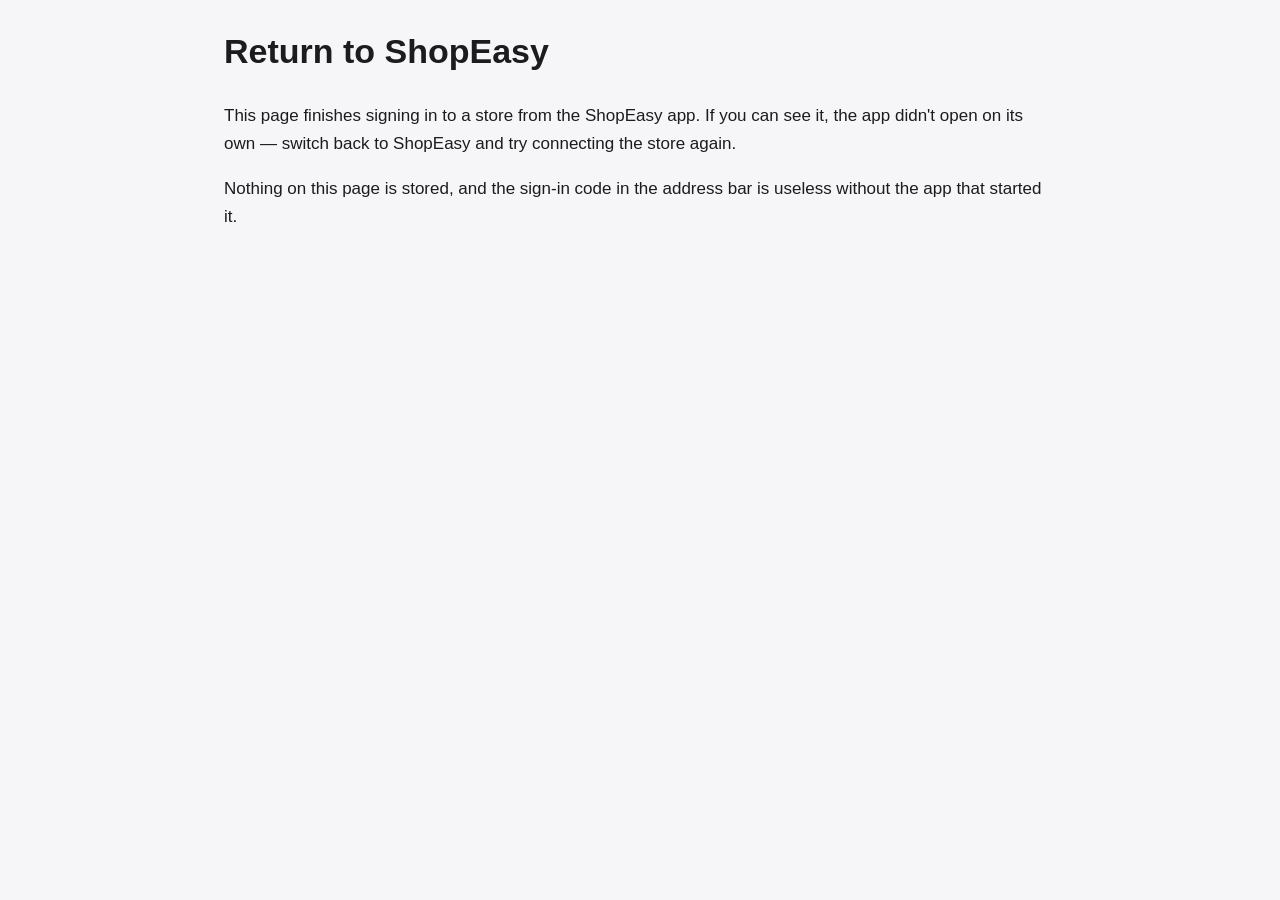
<file: shopeasy/oauth/callback/index.html>
<!doctype html>
<html lang="en">
<head>
  <meta charset="utf-8">
  <meta name="viewport" content="width=device-width, initial-scale=1">
  <meta name="robots" content="noindex">
  <title>ShopEasy sign-in</title>
  <link rel="stylesheet" href="/styles.css">
</head>
<body>
  <main>
    <h1>Return to ShopEasy</h1>
    <p>This page finishes signing in to a store from the ShopEasy app. If you can see it, the app didn't open on its own — switch back to ShopEasy and try connecting the store again.</p>
    <p>Nothing on this page is stored, and the sign-in code in the address bar is useless without the app that started it.</p>
  </main>
</body>
</html>
</file>
<file: styles.css>
:root {
  --bg: #f6f6f8;
  --surface: #ffffff;
  --text: #1c1c1e;
  --muted: #5b5b61;
  --border: #e4e4e7;
  --accent: #d12f45;
  --line: #d9d9de;
  --shadow: 0 10px 24px rgba(0, 0, 0, 0.06);
  --hero-bg: #1e1e1e;
  --hero-text: #ffffff;
  --hero-muted: #c7c7cc;
}

@media (prefers-color-scheme: dark) {
  :root {
    --bg: #111113;
    --surface: #1b1b1f;
    --text: #ececef;
    --muted: #a1a1a8;
    --border: #2c2c31;
    --accent: #ff5a6e;
    --line: #34343a;
    --shadow: none;
    --hero-bg: #1b1b1f;
  }
}

* {
  box-sizing: border-box;
}

html {
  -webkit-text-size-adjust: 100%;
  scroll-behavior: smooth;
}

body {
  margin: 0;
  background: var(--bg);
  color: var(--text);
  font: 17px/1.65 -apple-system, BlinkMacSystemFont, "Segoe UI", Roboto, "Helvetica Neue", Arial, sans-serif;
}

a {
  color: var(--accent);
  text-underline-offset: 2px;
}

/* Hero */

.hero {
  padding: 72px 16px 64px;
  background: var(--hero-bg);
  color: var(--hero-text);
  text-align: center;
  border-bottom: 4px solid #e73b50;
}

.hero h1 {
  margin: 0;
  font-size: clamp(2rem, 6vw, 3rem);
  line-height: 1.15;
  letter-spacing: -0.02em;
}

.role {
  margin: 10px 0 0;
  font-size: 1.15rem;
  color: var(--hero-muted);
}

.social {
  display: flex;
  justify-content: center;
  flex-wrap: wrap;
  gap: 12px;
  margin-top: 28px;
}

.social a {
  display: grid;
  place-items: center;
  width: 46px;
  height: 46px;
  border-radius: 50%;
  background: rgba(255, 255, 255, 0.08);
  color: var(--hero-text);
  transition: background 0.15s;
}

.social a:hover {
  background: #e73b50;
}

.social svg {
  width: 22px;
  height: 22px;
}

/* Sections */

main {
  max-width: 880px;
  margin: 0 auto;
  padding: 0 24px;
}

section {
  padding: 64px 0 8px;
}

section > h2 {
  margin: 0 0 28px;
  font-size: 1.75rem;
  text-align: center;
}

section > h2::after {
  content: "";
  display: block;
  width: 48px;
  height: 3px;
  margin: 12px auto 0;
  border-radius: 2px;
  background: var(--accent);
}

#summary p {
  margin: 0 0 16px;
}

/* Career timeline */

.timeline {
  position: relative;
  margin: 0;
  padding: 0;
  list-style: none;
}

.timeline::before {
  content: "";
  position: absolute;
  top: 0;
  bottom: 0;
  left: 50%;
  width: 2px;
  margin-left: -1px;
  background: var(--line);
}

.timeline li {
  position: relative;
  width: 50%;
  padding: 0 44px 32px 0;
}

.timeline li:nth-child(even) {
  margin-left: 50%;
  padding: 0 0 32px 44px;
}

.year {
  position: absolute;
  top: 12px;
  right: -30px;
  z-index: 1;
  display: grid;
  place-items: center;
  width: 60px;
  height: 60px;
  border-radius: 50%;
  background: #e73b50;
  color: #ffffff;
  font-weight: 800;
  font-size: 0.95rem;
  box-shadow: 0 0 0 6px var(--bg);
}

.timeline li:nth-child(even) .year {
  right: auto;
  left: -30px;
}

.card {
  padding: 22px 24px;
  border: 1px solid var(--border);
  border-radius: 14px;
  background: var(--surface);
  box-shadow: var(--shadow);
}

.card h3 {
  margin: 0 0 8px;
  font-size: 1.05rem;
}

.card p {
  margin: 0;
  color: var(--muted);
  font-size: 0.97rem;
}

/* Open source */

.projects {
  display: grid;
  grid-template-columns: repeat(auto-fit, minmax(230px, 1fr));
  gap: 16px;
}

.project {
  display: flex;
  flex-direction: column;
  padding: 22px 24px;
  border: 1px solid var(--border);
  border-radius: 14px;
  background: var(--surface);
  box-shadow: var(--shadow);
  color: inherit;
  text-decoration: none;
  transition: border-color 0.15s, transform 0.15s;
}

.project:hover {
  border-color: var(--accent);
  transform: translateY(-2px);
}

.project h3 {
  margin: 0 0 6px;
  font-size: 1.1rem;
  color: var(--accent);
}

.project p {
  flex: 1;
  margin: 0 0 14px;
  color: var(--muted);
  font-size: 0.95rem;
}

.stars {
  font-size: 0.9rem;
  font-weight: 600;
}

/* Writing */

.posts {
  margin: 0;
  padding: 0;
  list-style: none;
  border-top: 1px solid var(--border);
}

.posts li {
  display: flex;
  gap: 16px;
  align-items: baseline;
  justify-content: space-between;
  padding: 14px 0;
  border-bottom: 1px solid var(--border);
}

.posts a {
  color: var(--text);
  font-weight: 500;
  text-decoration: none;
}

.posts a:hover {
  color: var(--accent);
  text-decoration: underline;
}

.posts time {
  flex: none;
  color: var(--muted);
  font-size: 0.88rem;
  font-variant-numeric: tabular-nums;
}

.more {
  margin: 18px 0 0;
  text-align: center;
}

/* Contact */

#contact {
  padding-bottom: 72px;
  text-align: center;
}

#contact p {
  margin: 0 0 22px;
  color: var(--muted);
}

.button {
  display: inline-block;
  padding: 12px 22px;
  border-radius: 999px;
  background: #e73b50;
  color: #ffffff;
  font-weight: 600;
  text-decoration: none;
  overflow-wrap: anywhere;
}

.button:hover {
  background: #cf2c41;
}

footer {
  padding: 24px 16px 40px;
  border-top: 1px solid var(--border);
  color: var(--muted);
  font-size: 0.85rem;
  text-align: center;
}

@media (max-width: 720px) {
  body {
    font-size: 16px;
  }

  main {
    padding: 0 16px;
  }

  section {
    padding-top: 52px;
  }

  .timeline::before {
    left: 24px;
  }

  .timeline li,
  .timeline li:nth-child(even) {
    width: auto;
    margin-left: 0;
    padding: 0 0 24px 64px;
  }

  .year,
  .timeline li:nth-child(even) .year {
    top: 0;
    left: 0;
    right: auto;
    width: 48px;
    height: 48px;
    font-size: 0.82rem;
  }

  .posts li {
    flex-direction: column;
    gap: 2px;
  }
}
</file>
